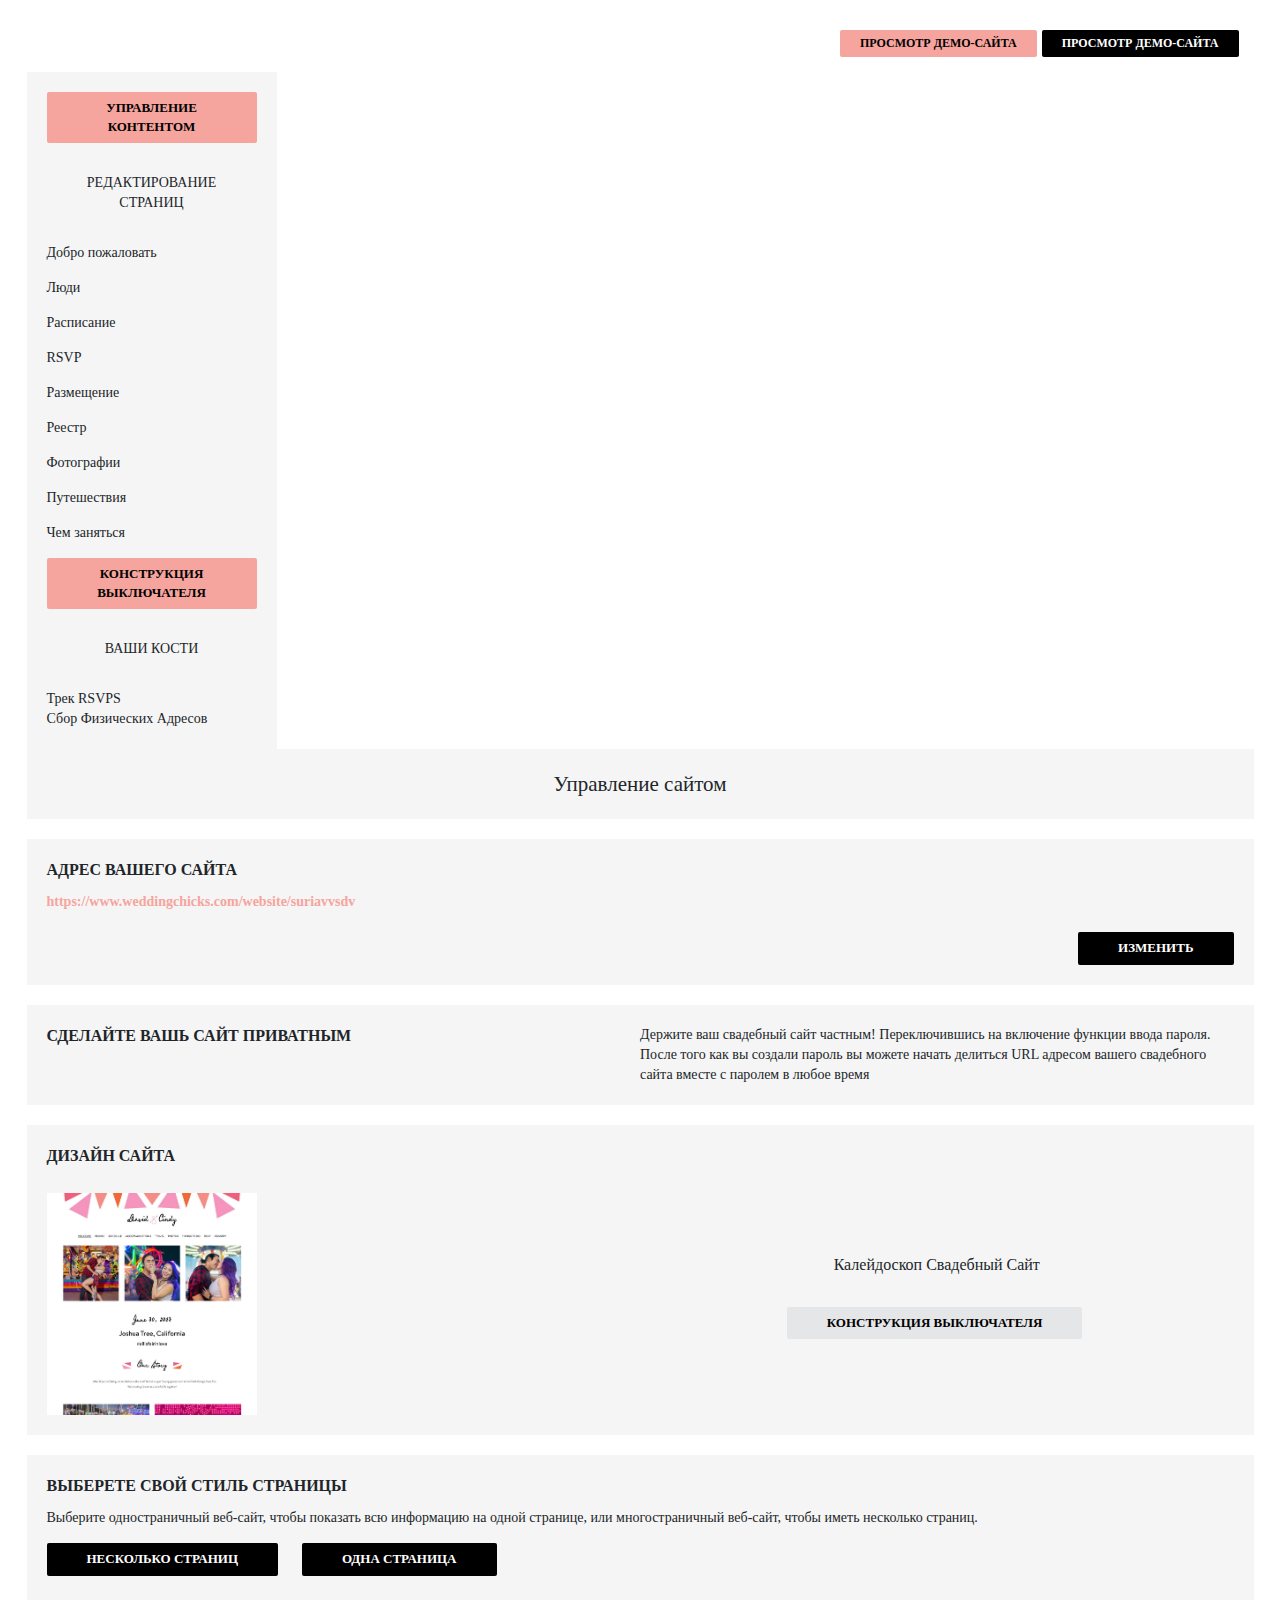
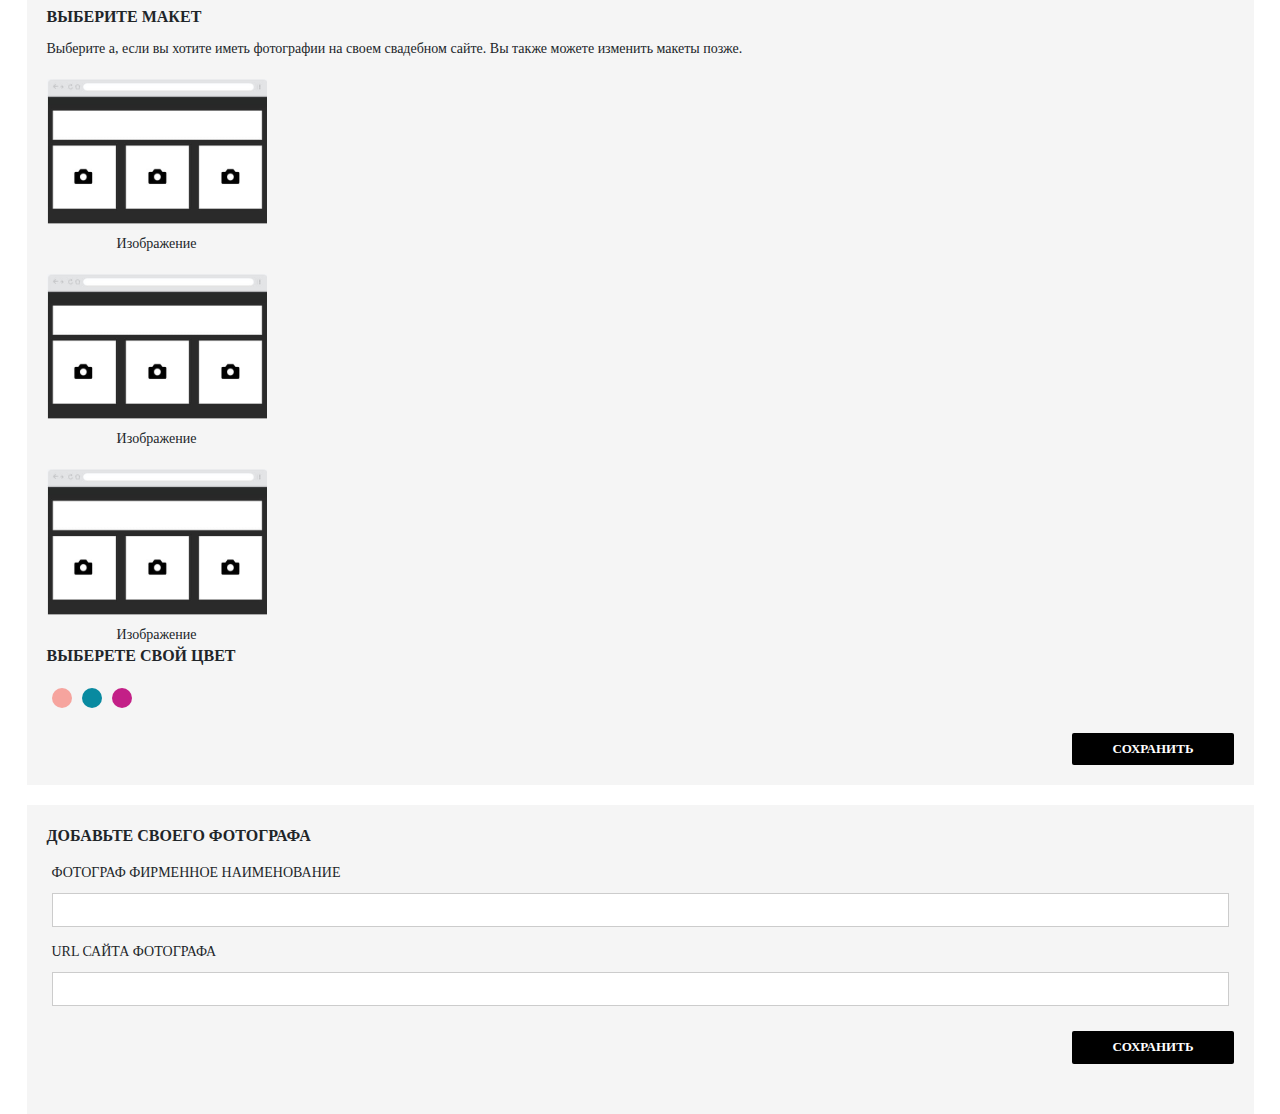
<file: index.html>
<!DOCTYPE html>
<html lang="en">

<head>
  <meta charset="UTF-8">
  <meta name="viewport" content="width=device-width, initial-scale=1.0">
  <title>Document</title>
  <link rel="stylesheet" href="css/style.min.css">
</head>

<body>
  <div class="container">
    <div class="header__button">
      <div class="container">
        <div class="top__btn">
          <button class="top__btn-demo btn btn-sm" href="#" type="button">просмотр демо-сайта</button>
          <button class="top__btn-site btn btn-sm" href="#" type="button">просмотр демо-сайта</button>
        </div>
      </div>
    </div>
    <div class="content">
      <aside class="aside">
        <button class="btn btn-pink">управление контентом</button>
        <h4 class="aside__title">редактирование страниц</h4>
        <ul class="aside__list">
          <li class="aside__list-item">Добро пожаловать</li>
          <li class="aside__list-item">Люди</li>
          <li class="aside__list-item">Расписание</li>
          <li class="aside__list-item">RSVP</li>
          <li class="aside__list-item">Размещение</li>
          <li class="aside__list-item">Реестр</li>
          <li class="aside__list-item">Фотографии</li>
          <li class="aside__list-item">Путешествия</li>
          <li class="aside__list-item">Чем заняться</li>
        </ul>
        <button class="btn btn-pink">конструкция выключателя</button>
        <p class="aside__title">Ваши кости</p>
        <div class="aside__info">
          <p class="aside__info-first">Трек RSVPS</p>
          <p class="aside__info-second">Сбор Физических Адресов</p>
        </div>
      </aside>
      <main class="main">
        <h1 class="driver__title">Управление сайтом</h1>
        <section class="webadress">
          <h2 class="title webadress__title">Адрес вашего сайта</h2>
          <a href="https://www.weddingchicks.com/website/suriavvsdv"
            class="webadress__link">https://www.weddingchicks.com/website/suriavvsdv</a>
          <div class="webadress__btn">
            <button class="btn btn-dark">Изменить</button>
          </div>
        </section>
        <section class="privacy">
          <div class="privacy__inner">
            <div class="privacy__item">
              <h2 class="title privacy__title">Сделайте вашь сайт приватным</h2>
            </div>
            <div class="privacy__item">
              <p>Держите ваш свадебный сайт частным! Переключившись на
                включение функции ввода пароля. После того как вы создали пароль
                вы можете начать делиться URL адресом вашего свадебного
                сайта вместе с паролем в любое время</p>
            </div>
          </div>
          <form class="privacy__form" action="/">
            <div class="privacy__form-pass">
              <div class="form__group">
                <label class="form__label">Пароль</label>
                <input class="form__input" name="input-pass" type="password">
              </div>
              <div class="form__group">
                <label class="form__label">Подтвердите пароль</label>
                <input class="form__input" name="input-pass" type="password">
              </div>
            </div>
            <div class="privacy__btn">
              <button class="btn btn-dark">Сохранить</button>
            </div>
          </form>
        </section>
        <section class="desing">
          <h2 class="title">Дизайн сайта</h2>
          <div class="desing__inner">
            <div class="desing__item">
              <img class="desing__img" src="images/desing.jpg" alt="image">
            </div>
            <div class="desing__item">
              <div class="desing__content">
                <p class="desing__text">Калейдоскоп Свадебный Сайт</p>
                <button class="btn btn-gray">Конструкция выключателя</button>
              </div>
            </div>
          </div>
        </section>
        <section class="stylePage">
          <h2 class="title">Выберете свой стиль страницы</h2>
          <p class="stylePage__text">Выберите одностраничный веб-сайт,
            чтобы показать всю информацию на одной странице,
            или многостраничный веб-сайт, чтобы
            иметь несколько страниц.</p>
          <div class="stylePage__button">
            <button class="btn btn-dark">Несколько страниц</button>
            <button class="btn btn-dark">Одна страница</button>
          </div>
          <h2 class="title">Выберите макет</h2>
          <p class="stylePage__text">Выберите а, если вы хотите иметь
            фотографии на своем свадебном сайте. Вы также
            можете изменить макеты позже.</p>
          <div class="stylePage__image">
            <img class="stylePage__img" src="images/tamplate.jpg" alt="image">
            <p class="stylePage__image-description">Изображение</p>
          </div>
          <div class="stylePage__image">
            <img class="stylePage__img" src="images/tamplate.jpg" alt="image">
            <p class="stylePage__image-description">Изображение</p>
          </div>
          <div class="stylePage__image">
            <img class="stylePage__img" src="images/tamplate.jpg" alt="image">
            <p class="stylePage__image-description">Изображение</p>
          </div>
          <h2 class="title">Выберете свой цвет</h2>
          <div class="stylePage__colors">
            <div class="stylePage__colors-item color1"></div>
            <div class="stylePage__colors-item color2"></div>
            <div class="stylePage__colors-item color3"></div>
          </div>
          <div class="stylePage__btn">
            <button class="btn btn-dark">Сохранить</button>
          </div>
        </section>
        <section class="photographer">
          <h2 class="title">Добавьте своего фотографа</h2>
          <form class="photographer__form" action="/">
            <div class="form__group form__group-photographer">
              <label class="form__label">ФОТОГРАФ ФИРМЕННОЕ НАИМЕНОВАНИЕ</label>
              <input class="form__input" name="input-name" type="text">
            </div>
            <div class="form__group form__group-photographer">
              <label class="form__label">URL САЙТА ФОТОГРАФА</label>
              <input class="form__input" name="input-url" type="url">
            </div>
            <div class="photographer__btn">
              <button class="btn btn-dark">Сохранить</button>
            </div>
          </form>
        </section>












      </main>
    </div>

    <script src="js/main.min.js"></script>
</body>

</html>
</file>
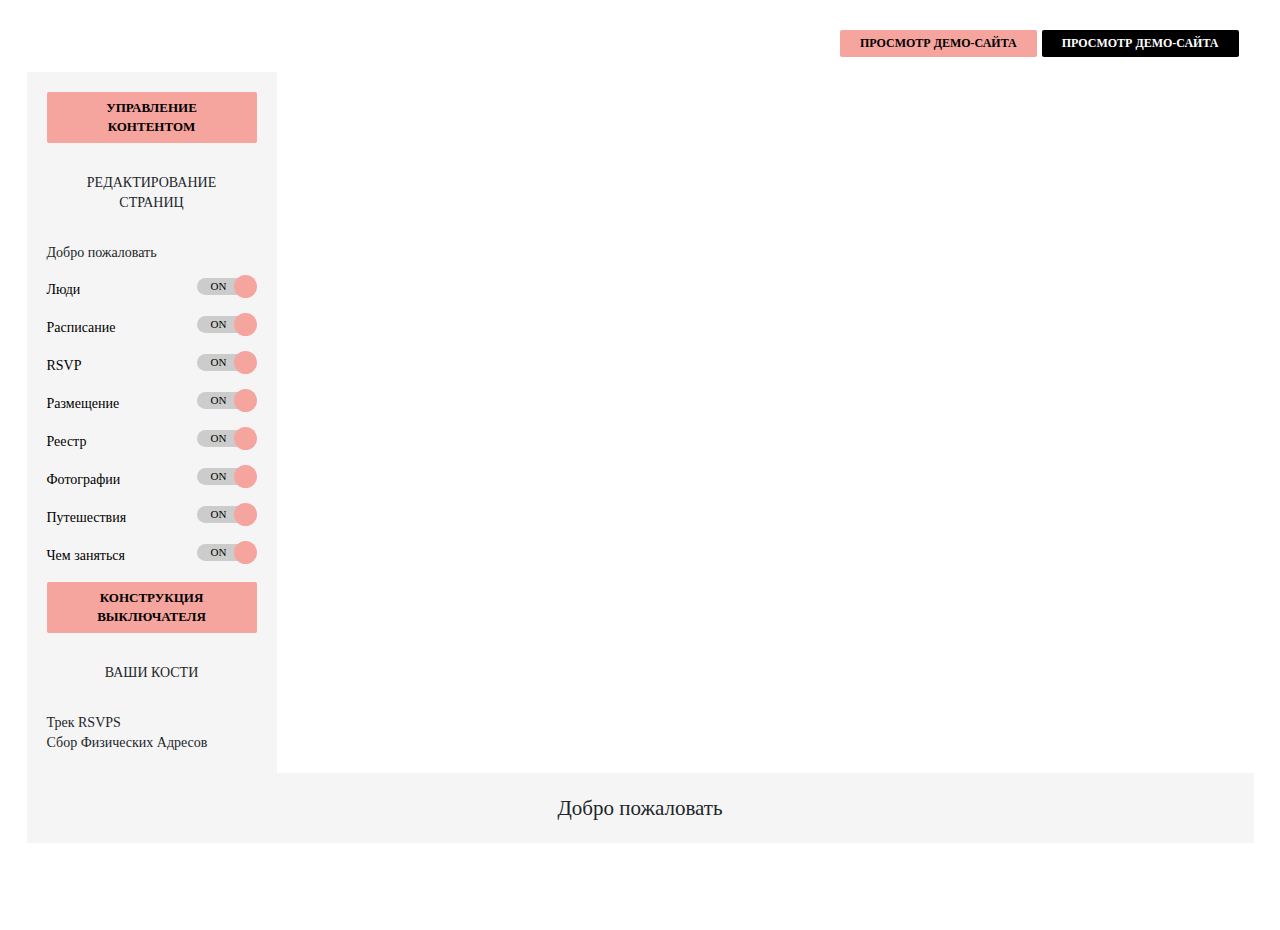
<file: page.html>
<!DOCTYPE html>
<html lang="ru">

<head>
    <meta charset="UTF-8">
    <meta name="viewport" content="width=device-width, initial-scale=1.0">
    <title>Document</title>
    <link rel="stylesheet" href="css/style.min.css">
</head>

<body>
    <div class="container">
        <div class="header__button">
            <div class="container">
                <div class="top__btn">
                    <button class="top__btn-demo btn btn-sm" href="#" type="button">просмотр демо-сайта</button>
                    <button class="top__btn-site btn btn-sm" href="#" type="button">просмотр демо-сайта</button>
                </div>
            </div>
        </div>
        <div class="content">
            <div class="modal"></div>
            <aside class="aside">
                <button class="btn btn-pink">управление контентом</button>
                <h4 class="aside__title">редактирование страниц</h4>
                <div class="aside__list">
                    <div class="aside__list-item">Добро пожаловать</div>
                    <div class="aside__list-item">
                        <a class="aside__list-text" href="#">Люди</a>
                        <div class="aside__list-switch">
                            <input class="toggle" type="checkbox" id="switch-1" checked>
                            <label class="switch-1" for="switch-1" data-checked="ON" data-unchecked="OFF"></label>
                        </div>
                    </div>
                    <div class="aside__list-item">
                        <a class="aside__list-text" href="#">Расписание</a>
                        <div class="aside__list-switch">
                            <input class="toggle" type="checkbox" id="switch-2" checked>
                            <label class="switch-2" for="switch-2" data-checked="ON" data-unchecked="OFF"></label>
                        </div>
                    </div>
                    <div class="aside__list-item">
                        <a class="aside__list-text" href="#">RSVP</a>
                        <div class="aside__list-switch">
                            <input class="toggle" type="checkbox" id="switch-3" checked>
                            <label class="switch-3" for="switch-3" data-checked="ON" data-unchecked="OFF"></label>
                        </div>
                    </div>
                    <div class="aside__list-item">
                        <a class="aside__list-text" href="#">Размещение</a>
                        <div class="aside__list-switch">
                            <input class="toggle" type="checkbox" id="switch-4" checked>
                            <label class="switch-4" for="switch-4" data-checked="ON" data-unchecked="OFF"></label>
                        </div>
                    </div>
                    <div class="aside__list-item">
                        <a class="aside__list-text" href="#">Реестр</a>
                        <div class="aside__list-switch">
                            <input class="toggle" type="checkbox" id="switch-5" checked>
                            <label class="switch-5" for="switch-5" data-checked="ON" data-unchecked="OFF"></label>
                        </div>
                    </div>
                    <div class="aside__list-item">
                        <a class="aside__list-text" href="#">Фотографии</a>
                        <div class="aside__list-switch">
                            <input class="toggle" type="checkbox" id="switch-6" checked>
                            <label class="switch-6" for="switch-6" data-checked="ON" data-unchecked="OFF"></label>
                        </div>
                    </div>
                    <div class="aside__list-item">
                        <a class="aside__list-text" href="#">Путешествия</a>
                        <div class="aside__list-switch">
                            <input class="toggle" type="checkbox" id="switch-7" checked>
                            <label class="switch-7" for="switch-7" data-checked="ON" data-unchecked="OFF"></label>
                        </div>
                    </div>
                    <div class="aside__list-item">
                        <a class="aside__list-text" href="#">Чем заняться</a>
                        <div class="aside__list-switch">
                            <input class="toggle" type="checkbox" id="switch-8" checked>
                            <label class="switch-8" for="switch-8" data-checked="ON" data-unchecked="OFF"></label>
                        </div>
                    </div>
                </div>
                <button class="btn btn-pink">конструкция выключателя</button>
                <p class="aside__title">Ваши кости</p>
                <div class="aside__info">
                    <p class="aside__info-first">Трек RSVPS</p>
                    <p class="aside__info-second">Сбор Физических Адресов</p>
                </div>
            </aside>
            <div class="menu">
                <button class="nav-toggle" id="nav_toggle" type="button">
                    <span class="nav-toggle__item">Menu</span>
                </button>
            </div>
            <main class="main">
                <h1 class="driver__title">Добро пожаловать</h1>



            </main>
        </div>

        <script src="js/main.min.js"></script>
</body>

</html>
</file>
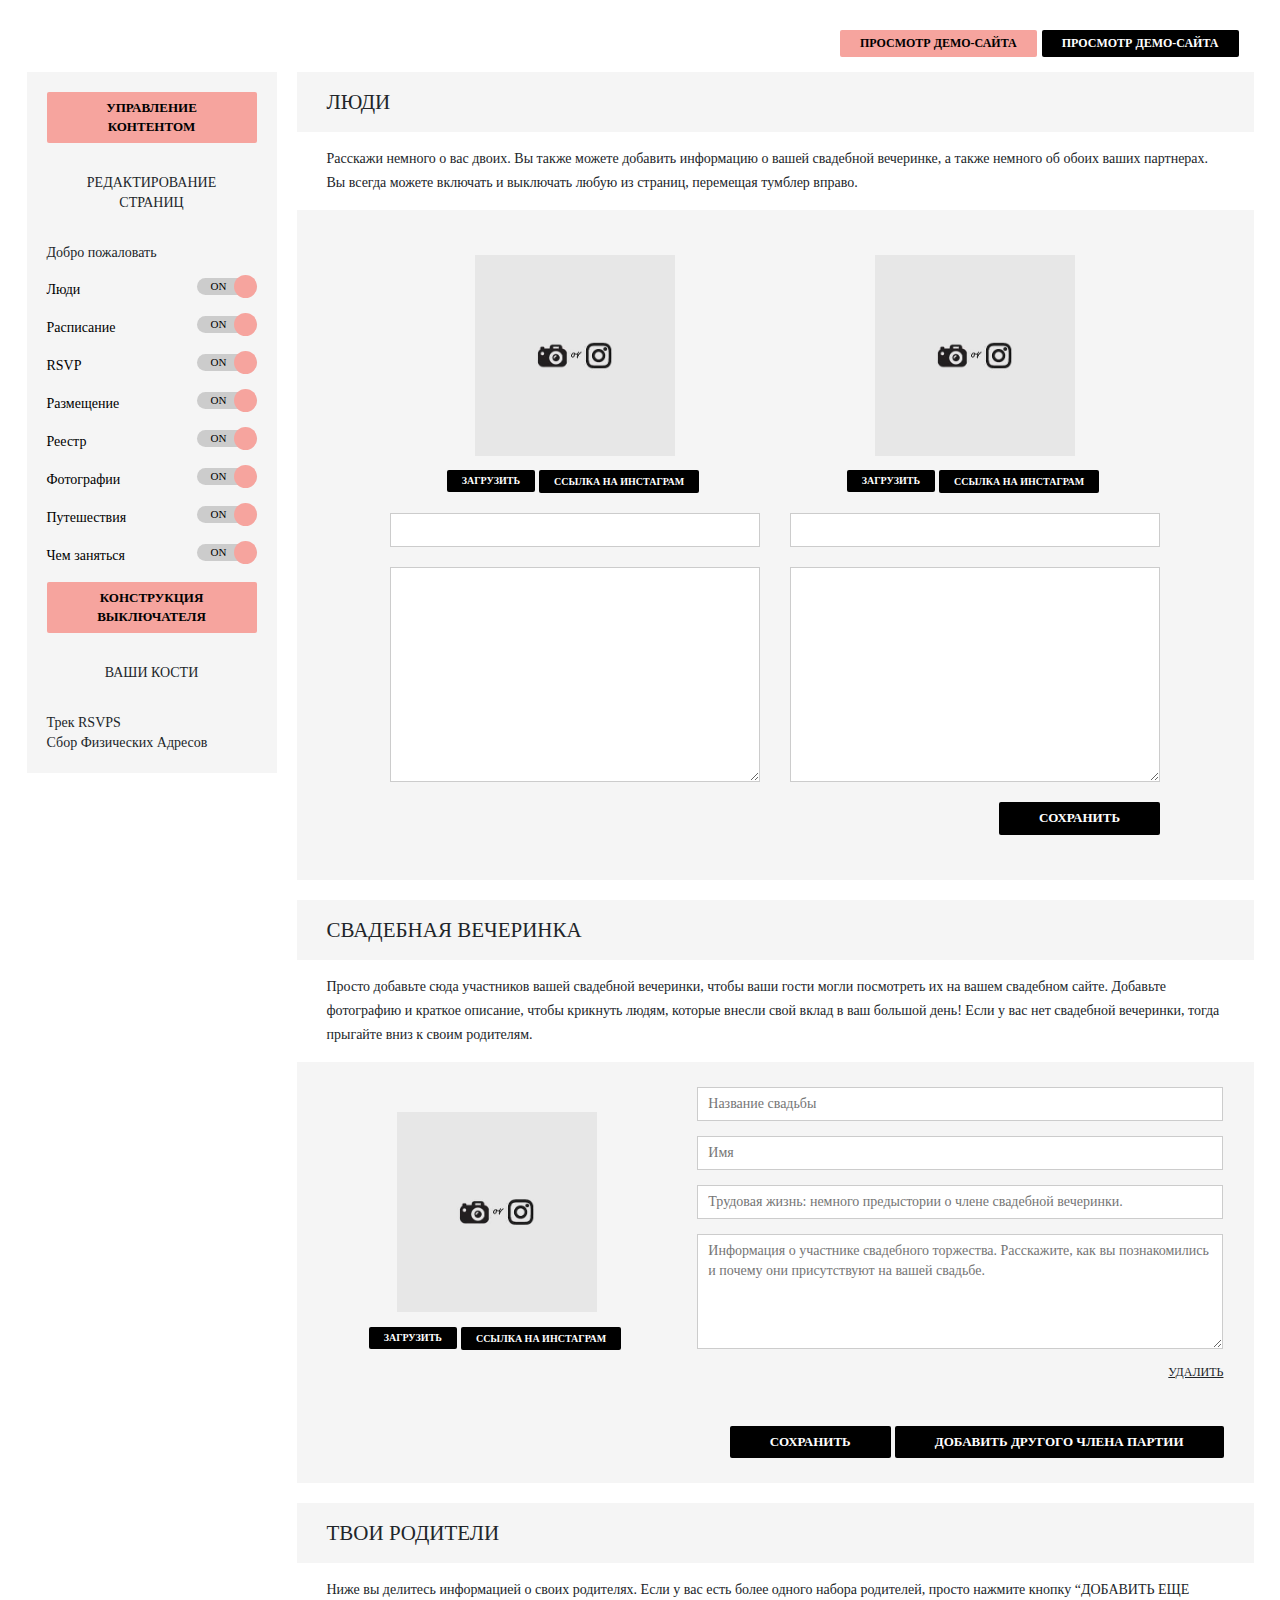
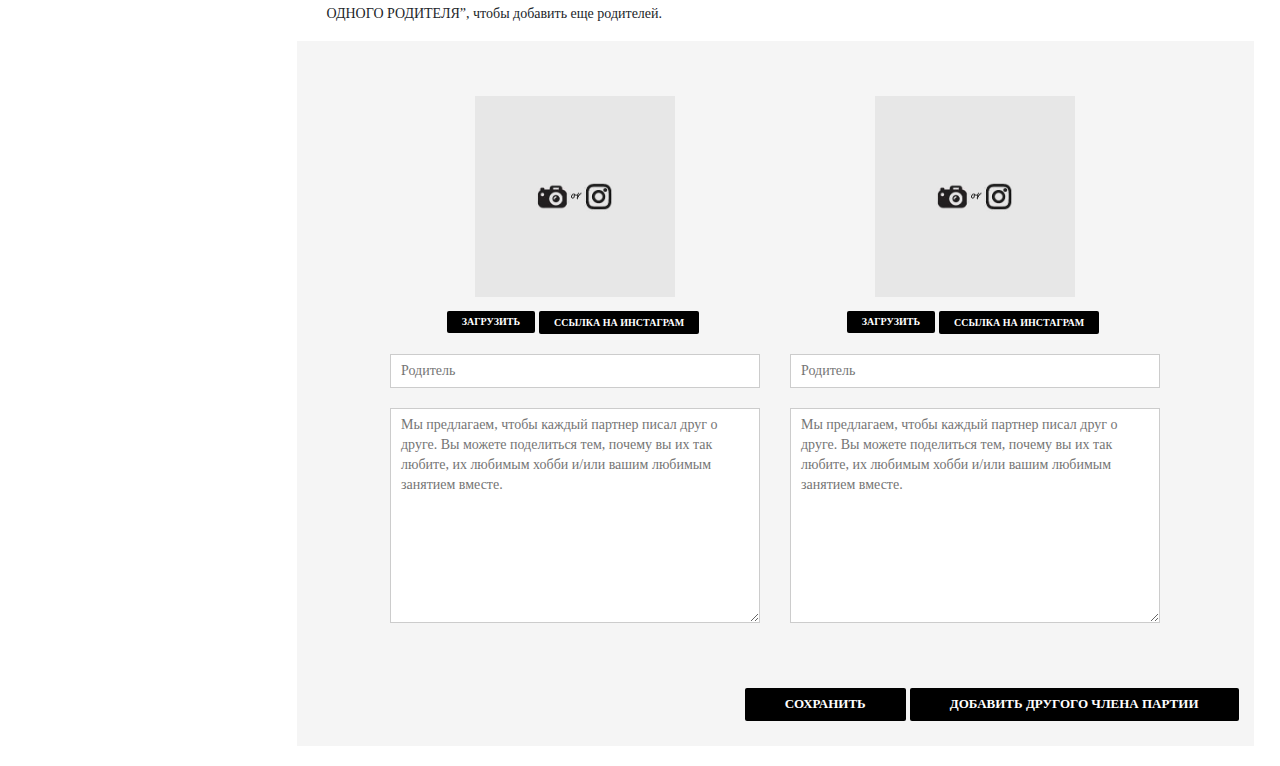
<file: people.html>
<!DOCTYPE html>
<html lang="ru">

<head>
  <meta charset="UTF-8">
  <meta name="viewport" content="width=device-width, initial-scale=1.0">
  <title>Document</title>
  <link rel="stylesheet" href="css/style.min.css">
</head>

<body>
  <div class="container">
    <div class="header__button">
      <div class="container">
        <div class="top__btn">
          <button class="top__btn-demo btn btn-sm" href="#" type="button">просмотр демо-сайта</button>
          <button class="top__btn-site btn btn-sm" href="#" type="button">просмотр демо-сайта</button>
        </div>
      </div>
    </div>
    <div class="MainContent">
      <div class="modal"></div>
      <aside class="aside">
        <button class="btn btn-pink">управление контентом</button>
        <h4 class="aside__title">редактирование страниц</h4>
        <div class="aside__list">
          <div class="aside__list-item">Добро пожаловать</div>
          <div class="aside__list-item">
            <a class="aside__list-text" href="#">Люди</a>
            <div class="aside__list-switch">
              <input class="toggle" type="checkbox" id="switch-1" checked>
              <label class="switch-1" for="switch-1" data-checked="ON" data-unchecked="OFF"></label>
            </div>
          </div>
          <div class="aside__list-item">
            <a class="aside__list-text" href="#">Расписание</a>
            <div class="aside__list-switch">
              <input class="toggle" type="checkbox" id="switch-2" checked>
              <label class="switch-2" for="switch-2" data-checked="ON" data-unchecked="OFF"></label>
            </div>
          </div>
          <div class="aside__list-item">
            <a class="aside__list-text" href="#">RSVP</a>
            <div class="aside__list-switch">
              <input class="toggle" type="checkbox" id="switch-3" checked>
              <label class="switch-3" for="switch-3" data-checked="ON" data-unchecked="OFF"></label>
            </div>
          </div>
          <div class="aside__list-item">
            <a class="aside__list-text" href="#">Размещение</a>
            <div class="aside__list-switch">
              <input class="toggle" type="checkbox" id="switch-4" checked>
              <label class="switch-4" for="switch-4" data-checked="ON" data-unchecked="OFF"></label>
            </div>
          </div>
          <div class="aside__list-item">
            <a class="aside__list-text" href="#">Реестр</a>
            <div class="aside__list-switch">
              <input class="toggle" type="checkbox" id="switch-5" checked>
              <label class="switch-5" for="switch-5" data-checked="ON" data-unchecked="OFF"></label>
            </div>
          </div>
          <div class="aside__list-item">
            <a class="aside__list-text" href="#">Фотографии</a>
            <div class="aside__list-switch">
              <input class="toggle" type="checkbox" id="switch-6" checked>
              <label class="switch-6" for="switch-6" data-checked="ON" data-unchecked="OFF"></label>
            </div>
          </div>
          <div class="aside__list-item">
            <a class="aside__list-text" href="#">Путешествия</a>
            <div class="aside__list-switch">
              <input class="toggle" type="checkbox" id="switch-7" checked>
              <label class="switch-7" for="switch-7" data-checked="ON" data-unchecked="OFF"></label>
            </div>
          </div>
          <div class="aside__list-item">
            <a class="aside__list-text" href="#">Чем заняться</a>
            <div class="aside__list-switch">
              <input class="toggle" type="checkbox" id="switch-8" checked>
              <label class="switch-8" for="switch-8" data-checked="ON" data-unchecked="OFF"></label>
            </div>
          </div>
        </div>
        <button class="btn btn-pink">конструкция выключателя</button>
        <p class="aside__title">Ваши кости</p>
        <div class="aside__info">
          <p class="aside__info-first">Трек RSVPS</p>
          <p class="aside__info-second">Сбор Физических Адресов</p>
        </div>
      </aside>
      <div class="menu">
        <button class="nav-toggle" id="nav_toggle" type="button">
          <span class="nav-toggle__item">Menu</span>
        </button>
      </div>
      <main class="main">
        <section class="section-info">
          <div class="top__info">
            <div class="container-fluid">
              <h2 class="info__title">люди</h2>
            </div>
          </div>
          <div class="container-fluid">
            <p class="info__text">
              Расскажи немного о вас двоих. Вы также можете добавить
              информацию о вашей свадебной вечеринке, а также немного об обоих
              ваших партнерах. Вы всегда можете включать и выключать
              любую из страниц, перемещая тумблер вправо.
            </p>
          </div>
        </section>

        <div class="people">
          <form class="people__form" enctype="multipart/form-data" method="post" action="/">
            <div class="people__form-inputs">
              <div class="people__form-inner">
                <div class="people__form-item">
                  <div class="people__form-image">
                    <img src="images/download-img.jpg" alt="img">
                  </div>
                  <div class="people__buttons">
                    <div class="input__images-item">
                      <input class="form__input input__images" id="file" accept="image/*" type="file">
                      <label class="label__file" for="file">Загрузить</label>
                    </div>
                    <div class="input__images-item">
                      <button class="btn-download">ссылка на инстаграм</button>
                    </div>
                  </div>
                </div>
                <div class="people__form-item">
                  <input class="form__input people__form-input" type="text">
                  <textarea class="form__input people__form-textarea"></textarea>
                </div>
              </div>
              <div class="people__form-inner">
                <div class="people__form-item">
                  <div class="people__form-image">
                    <img src="images/download-img.jpg" alt="img">
                  </div>
                  <div class="people__buttons">
                    <div class="input__images-item">
                      <input class="input__images" id="file" accept="image/*" type="file">
                      <label class="label__file" for="file">Загрузить</label>
                    </div>
                    <div class="input__images-item">
                      <button class="btn-download">ссылка на инстаграм</button>
                    </div>
                  </div>
                </div>
                <div class="people__form-item">
                  <input class="form__input people__form-input" type="text">
                  <textarea class="form__input people__form-textarea"></textarea>
                </div>
                <div class="people__btn-save">
                  <button class="btn btn-dark people__btn" type="submit">Сохранить</button>
                </div>
              </div>
            </div>
          </form>
        </div>

        <section class="section-info">
          <div class="top__info">
            <div class="container-fluid">
              <h2 class="info__title">СВАДЕБНАЯ ВЕЧЕРИНКА</h2>
            </div>
          </div>
          <div class="container-fluid">
            <p class="info__text">
              Просто добавьте сюда участников вашей свадебной вечеринки,
              чтобы ваши гости могли посмотреть их на вашем свадебном
              сайте. Добавьте фотографию и краткое описание, чтобы
              крикнуть людям, которые внесли свой вклад в ваш большой день! Если
              у вас нет свадебной вечеринки, тогда прыгайте вниз к своим родителям.
            </p>
          </div>
        </section>
        <div class="party">
          <form class="party__form" enctype="multipart/form-data" method="post" action="/">
            <div class="container-fluid">
              <div class="party__elements">
                <div class="party__form-inner" id="addParty" rebest='yes'>
                  <div class="party__images">
                    <img class="party__img" src="images/download-img.jpg" alt="images">
                    <div class="people__buttons">
                      <div class="input__images-item">
                        <input class="input__images" id="file" accept="image/*" type="file">
                        <label class="label__file" for="file">Загрузить</label>
                      </div>
                      <div class="input__images-item">
                        <button class="btn-download">ссылка на инстаграм</button>
                      </div>
                    </div>
                  </div>
                  <div class="party__forms">
                    <div class="party__form-inputs">
                      <input class="form__input party__form-input" type="text" placeholder="Название свадьбы">
                      <input class="form__input party__form-input" type="text" placeholder="Имя">
                      <input class="form__input party__form-input" type="text"
                        placeholder="Трудовая жизнь: немного предыстории о члене свадебной вечеринки.">
                      <textarea class="form__input party__form-textarea"
                        placeholder="Информация о участнике свадебного торжества. Расскажите, как вы познакомились и почему они присутствуют на вашей свадьбе."></textarea>
                      <bytton class="party__forms-delete deleteParty" href="#">Удалить</bytton>
                    </div>
                  </div>
                </div>
              </div>
              <div class="container-fluid">
                <div class="party__buttons">
                  <button class="btn btn-dark party__btn" type="submit">Сохранить</button>
                  <button class="btn btn-dark party__btn addPartyMember" type="submit">Добавить
                    другого члена
                    партии</button>
                </div>
              </div>
            </div>
          </form>
        </div>







        <section class="section-info">
          <div class="top__info">
            <div class="container-fluid">
              <h2 class="info__title">ТВОИ РОДИТЕЛИ</h2>
            </div>
          </div>
          <div class="container-fluid">
            <p class="info__text">
              Ниже вы делитесь информацией о своих родителях. Если
              у вас есть более одного набора родителей, просто нажмите кнопку
              “ДОБАВИТЬ ЕЩЕ ОДНОГО РОДИТЕЛЯ”, чтобы добавить еще родителей.
            </p>
          </div>
        </section>
        <div class="parents">
          <form class="people__form" enctype="multipart/form-data" method="post" action="/">
            <div class="people__form-inputs parents-wrap">
              <div class="people__form-inner parents__wrap-item" id="name" rebest='yes'>
                <div class="people__form-item">
                  <div class="people__form-image">
                    <img src="images/download-img.jpg" alt="img">
                  </div>
                  <div class="people__buttons">
                    <div class="input__images-item">
                      <input class="form__input input__images" id="file" accept="image/*" type="file">
                      <label class="label__file" for="file">Загрузить</label>
                    </div>
                    <div class="input__images-item">
                      <button class="btn-download">ссылка на инстаграм</button>
                    </div>
                  </div>
                </div>
                <div class="people__form-item">
                  <input class="form__input people__form-input" type="text" placeholder="Родитель">
                  <textarea class="form__input people__form-textarea"
                    placeholder="Мы предлагаем, чтобы каждый партнер писал друг о друге. Вы можете поделиться тем, почему вы их так любите, их любимым хобби и/или вашим любимым занятием вместе."></textarea>
                </div>
              </div>
              <div class="people__form-inner parents__wrap-item" id="name" rebest='yes'>
                <div class="people__form-item">
                  <div class="people__form-image">
                    <img src="images/download-img.jpg" alt="img">
                  </div>
                  <div class="people__buttons">
                    <div class="input__images-item">
                      <input class="form__input input__images" id="file" accept="image/*" type="file">
                      <label class="label__file" for="file">Загрузить</label>
                    </div>
                    <div class="input__images-item">
                      <button class="btn-download">ссылка на инстаграм</button>
                    </div>
                  </div>
                </div>
                <div class="people__form-item">
                  <input class="form__input people__form-input" type="text" placeholder="Родитель">
                  <textarea class="form__input people__form-textarea"
                    placeholder="Мы предлагаем, чтобы каждый партнер писал друг о друге. Вы можете поделиться тем, почему вы их так любите, их любимым хобби и/или вашим любимым занятием вместе."></textarea>
                </div>
              </div>
            </div>
            <div class="container-fluid">
              <div class="people__buttons-bottom">
                <button class="btn btn-dark people__btn" type="submit">Сохранить</button>
                <button class="btn btn-dark people__btn addParent" type="submit">Добавить другого члена
                  партии</button>
              </div>
            </div>
          </form>
        </div>

      </main>
    </div>

    <script src="js/main.min.js"></script>
</body>

</html>
</file>
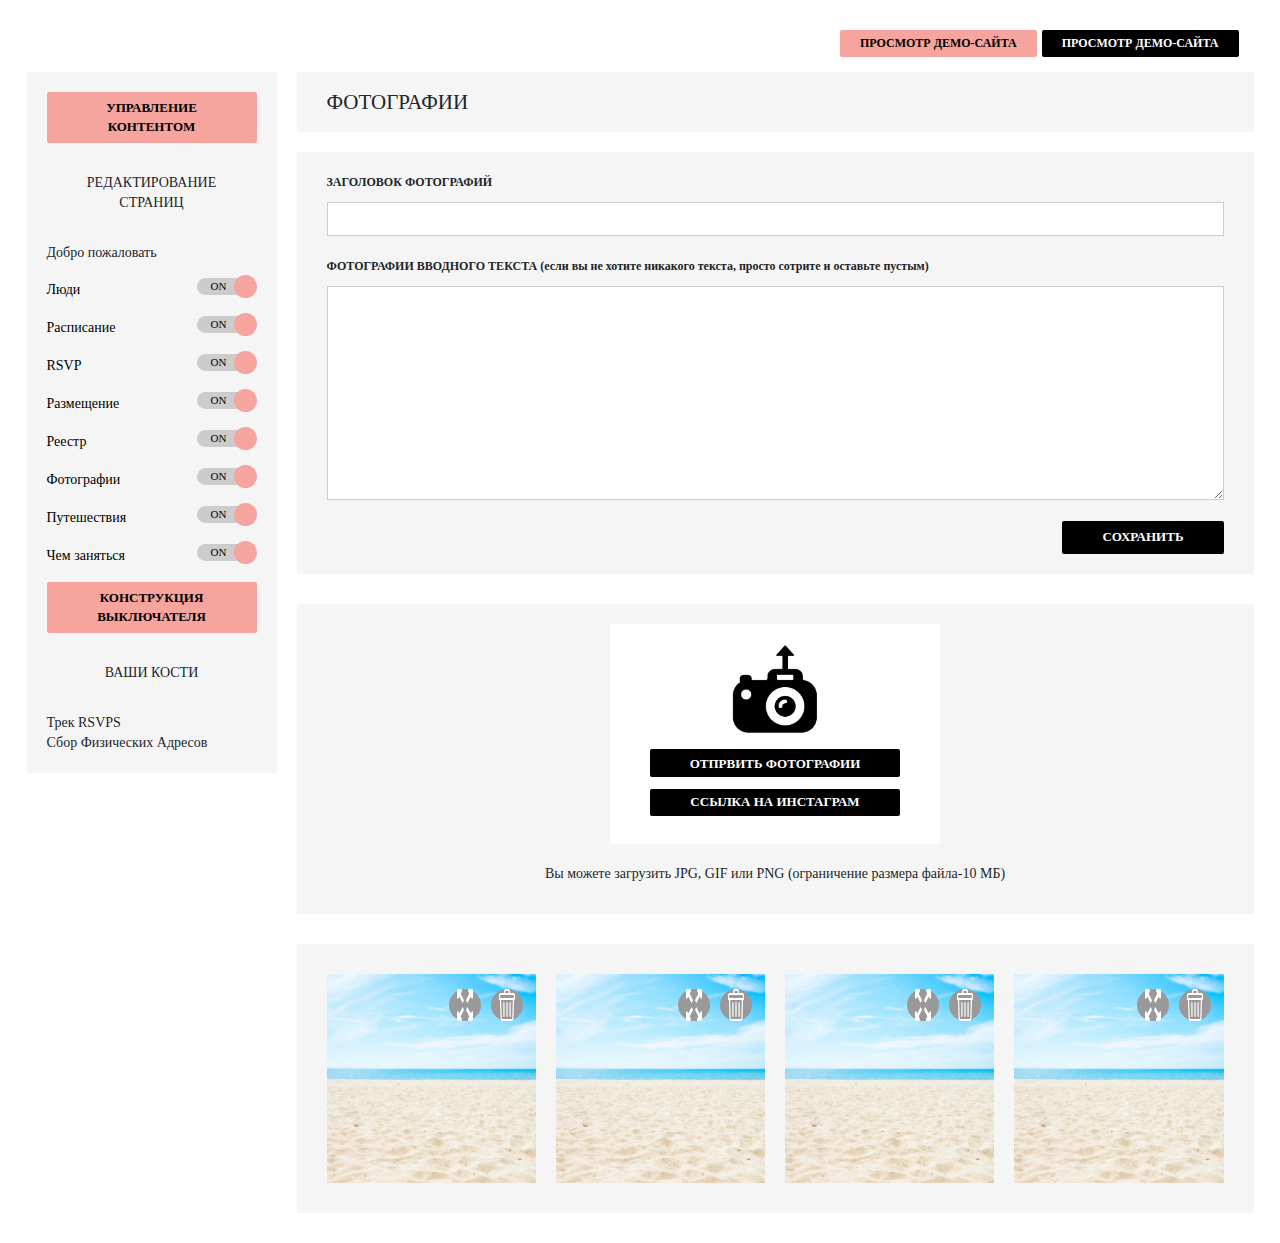
<file: photos.html>
<!DOCTYPE html>
<html lang="ru">

<head>
  <meta charset="UTF-8">
  <meta name="viewport" content="width=device-width, initial-scale=1.0">
  <title>Document</title>
  <link rel="stylesheet" href="css/style.min.css">
</head>

<body>
  <div class="container">
    <div class="header__button">
      <div class="container">
        <div class="top__btn">
          <button class="top__btn-demo btn btn-sm" href="#" type="button">просмотр демо-сайта</button>
          <button class="top__btn-site btn btn-sm" href="#" type="button">просмотр демо-сайта</button>
        </div>
      </div>
    </div>
    <div class="MainContent">
      <div class="modal"></div>
      <aside class="aside">
        <button class="btn btn-pink">управление контентом</button>
        <h4 class="aside__title">редактирование страниц</h4>
        <div class="aside__list">
          <div class="aside__list-item">Добро пожаловать</div>
          <div class="aside__list-item">
            <a class="aside__list-text" href="#">Люди</a>
            <div class="aside__list-switch">
              <input class="toggle" type="checkbox" id="switch-1" checked>
              <label class="switch-1" for="switch-1" data-checked="ON" data-unchecked="OFF"></label>
            </div>
          </div>
          <div class="aside__list-item">
            <a class="aside__list-text" href="#">Расписание</a>
            <div class="aside__list-switch">
              <input class="toggle" type="checkbox" id="switch-2" checked>
              <label class="switch-2" for="switch-2" data-checked="ON" data-unchecked="OFF"></label>
            </div>
          </div>
          <div class="aside__list-item">
            <a class="aside__list-text" href="#">RSVP</a>
            <div class="aside__list-switch">
              <input class="toggle" type="checkbox" id="switch-3" checked>
              <label class="switch-3" for="switch-3" data-checked="ON" data-unchecked="OFF"></label>
            </div>
          </div>
          <div class="aside__list-item">
            <a class="aside__list-text" href="#">Размещение</a>
            <div class="aside__list-switch">
              <input class="toggle" type="checkbox" id="switch-4" checked>
              <label class="switch-4" for="switch-4" data-checked="ON" data-unchecked="OFF"></label>
            </div>
          </div>
          <div class="aside__list-item">
            <a class="aside__list-text" href="#">Реестр</a>
            <div class="aside__list-switch">
              <input class="toggle" type="checkbox" id="switch-5" checked>
              <label class="switch-5" for="switch-5" data-checked="ON" data-unchecked="OFF"></label>
            </div>
          </div>
          <div class="aside__list-item">
            <a class="aside__list-text" href="#">Фотографии</a>
            <div class="aside__list-switch">
              <input class="toggle" type="checkbox" id="switch-6" checked>
              <label class="switch-6" for="switch-6" data-checked="ON" data-unchecked="OFF"></label>
            </div>
          </div>
          <div class="aside__list-item">
            <a class="aside__list-text" href="#">Путешествия</a>
            <div class="aside__list-switch">
              <input class="toggle" type="checkbox" id="switch-7" checked>
              <label class="switch-7" for="switch-7" data-checked="ON" data-unchecked="OFF"></label>
            </div>
          </div>
          <div class="aside__list-item">
            <a class="aside__list-text" href="#">Чем заняться</a>
            <div class="aside__list-switch">
              <input class="toggle" type="checkbox" id="switch-8" checked>
              <label class="switch-8" for="switch-8" data-checked="ON" data-unchecked="OFF"></label>
            </div>
          </div>
        </div>
        <button class="btn btn-pink">конструкция выключателя</button>
        <p class="aside__title">Ваши кости</p>
        <div class="aside__info">
          <p class="aside__info-first">Трек RSVPS</p>
          <p class="aside__info-second">Сбор Физических Адресов</p>
        </div>
      </aside>
      <div class="menu">
        <button class="nav-toggle" id="nav_toggle" type="button">
          <span class="nav-toggle__item">Menu</span>
        </button>
      </div>
      <main class="main">
        <div class="photos">
          <form class="photos__form" action="/">
            <div class="section-info photos-info">
              <div class="top__info">
                <div class="container-fluid">
                  <h2 class="info__title">ФОТОГРАФИИ</h2>
                </div>
              </div>
            </div>
            <div class="form__welcome-group">
              <div class="container-fluid">
                <div class="registry__form">
                  <label class="form__label form__label-welcome">ЗАГОЛОВОК ФОТОГРАФИЙ</label>
                  <input class="form__input form__input-welcom" type="text">
                </div>
                <div class="form__item form__item-question">
                  <label class="form__label form__label-placing">ФОТОГРАФИИ ВВОДНОГО ТЕКСТА <span
                      class="placing-span">(если вы не хотите никакого текста, просто сотрите и оставьте
                      пустым)</span></label>
                  <textarea class="form__textarea form__textarea-placing" name="input-text"></textarea>
                </div>
                <div class="placing__form-btn">
                  <button class="btn btn-dark" type="submit">Сохранить</button>
                </div>
              </div>
            </div>
            <div class="form__welcome-group">
              <div class="container-fluid">
                <div class="photo">
                  <div class="photo__container">
                    <div class="photo__download">
                      <img class="photo__img" src="images/photo.png" alt="photo">
                      <div class="photo__buttons">
                        <div class="input__photo-item">
                          <input class="form__input input__images" id="file" accept="image/*" type="file">
                          <label class="label__file-photo" for="file">ОТПРВИТЬ ФОТОГРАФИИ</label>
                        </div>
                        <div class="input__photo-item">
                          <button class="btn__download-photo">ссылка на инстаграм</button>
                        </div>
                      </div>
                    </div>
                    <div class="photo__info">
                      <div class="photo__text">Вы можете загрузить JPG, GIF или PNG (ограничение размера файла-10 МБ)
                      </div>
                    </div>
                  </div>
                </div>
              </div>
            </div>
            <div class="form__welcome-group">
              <div class="photo__preview-inner">
                <div class="photo__preview-item">
                  <div class="photo__preview-image">
                    <img class="photo__preview-img" src="images/preview.png" alt="image">
                  </div>
                  <div class="photo__preview-icons">
                    <div class="preview-icon">
                      <img class="preview__img-icon" src="images/scale.svg" alt="">
                    </div>
                    <div class="preview-icon popup-open">
                      <img class="preview__img-icon" src="images/delete-white.svg" alt="">
                    </div>
                  </div>
                </div>
                <div class="photo__preview-item">
                  <div class="photo__preview-image">
                    <img class="photo__preview-img" src="images/preview.png" alt="image">
                  </div>
                  <div class="photo__preview-icons">
                    <div class="preview-icon">
                      <img class="preview__img-icon" src="images/scale.svg" alt="">
                    </div>
                    <div class="preview-icon popup-open">
                      <img class="preview__img-icon" src="images/delete-white.svg" alt="">
                    </div>
                  </div>
                </div>
                <div class="photo__preview-item">
                  <div class="photo__preview-image">
                    <img class="photo__preview-img" src="images/preview.png" alt="image">
                  </div>
                  <div class="photo__preview-icons">
                    <div class="preview-icon">
                      <img class="preview__img-icon" src="images/scale.svg" alt="">
                    </div>
                    <div class="preview-icon popup-open">
                      <img class="preview__img-icon" src="images/delete-white.svg" alt="">
                    </div>
                  </div>
                </div>
                <div class="photo__preview-item">
                  <div class="photo__preview-image">
                    <img class="photo__preview-img" src="images/preview.png" alt="image">
                  </div>
                  <div class="photo__preview-icons">
                    <div class="preview-icon">
                      <img class="preview__img-icon" src="images/scale.svg" alt="">
                    </div>
                    <div class="preview-icon popup-open">
                      <img class="preview__img-icon" src="images/delete-white.svg" alt="">
                    </div>
                  </div>
                </div>
              </div>
            </div>


            <!-- =================================================================== -->
            <div class="popup-fade">
              <div class="popup">
                <!-- Закрыть -->
                <a class="popup-close" href="#">
                  <img src="images/close.svg" alt="">
                </a>
                <!-- Контент -->
                <h2 class="popup__title">Вы уверены, что хотите удалить эту фотографию?</h2>
                <p class="popup__text">Эта фотография будет удалена навсегда. Вы не можете отменить это действие.</p>
                <!-- Кнопки -->
                <div class="popup__buttons">
                  <button class="btn btn-dark popup__btn popup-close-btn">Отмена</button>
                  <button class="btn btn-pink popup__btn ml15">Удалить</button>
                </div>
              </div>
            </div>
            <!-- =================================================================== -->













          </form>
        </div>
      </main>
    </div>

    <script src="js/main.min.js"></script>
</body>

</html>
</file>
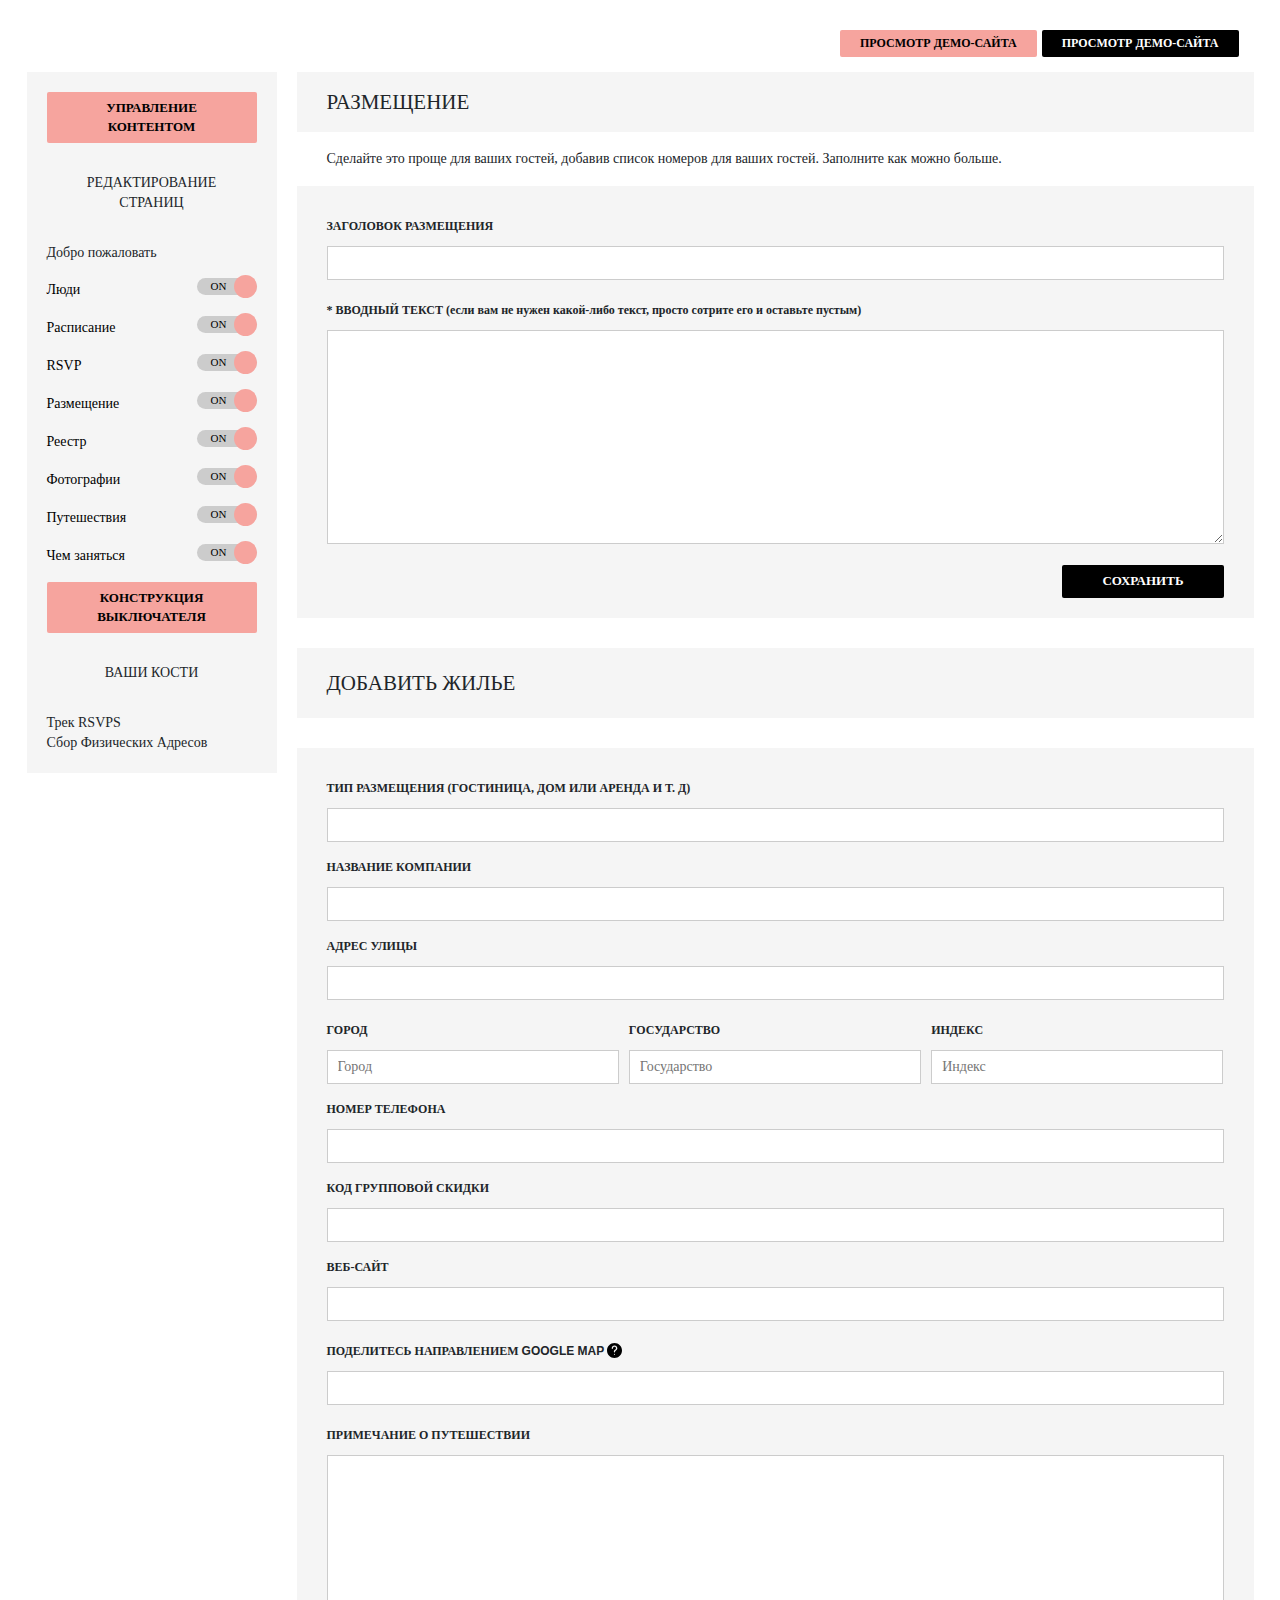
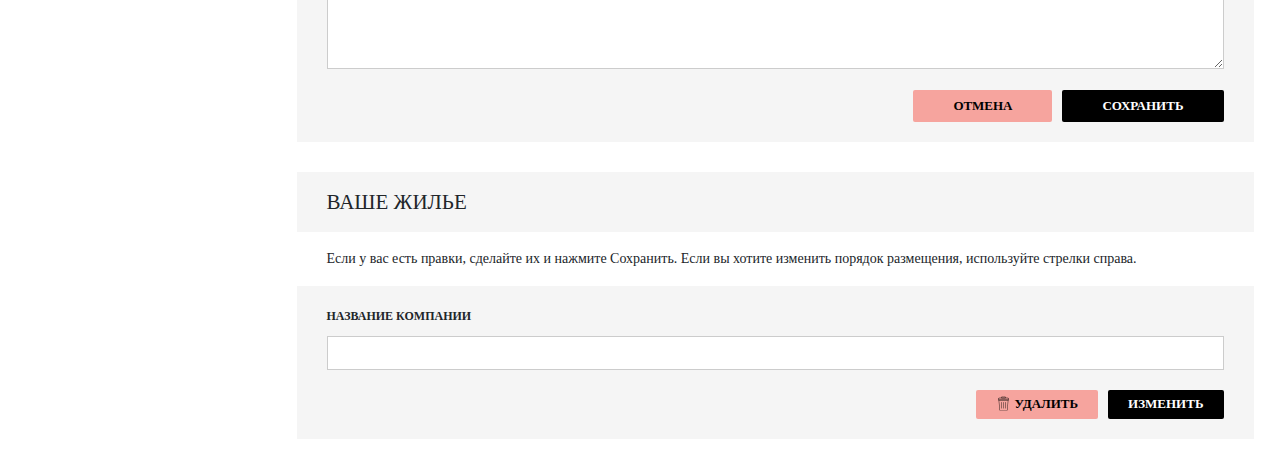
<file: placing.html>
<!DOCTYPE html>
<html lang="ru">

<head>
  <meta charset="UTF-8">
  <meta name="viewport" content="width=device-width, initial-scale=1.0">
  <title>Document</title>
  <link rel="stylesheet" href="css/style.min.css">
</head>

<body>
  <div class="container">
    <div class="header__button">
      <div class="container">
        <div class="top__btn">
          <button class="top__btn-demo btn btn-sm" href="#" type="button">просмотр демо-сайта</button>
          <button class="top__btn-site btn btn-sm" href="#" type="button">просмотр демо-сайта</button>
        </div>
      </div>
    </div>
    <div class="MainContent">
      <div class="modal"></div>
      <aside class="aside">
        <button class="btn btn-pink">управление контентом</button>
        <h4 class="aside__title">редактирование страниц</h4>
        <div class="aside__list">
          <div class="aside__list-item">Добро пожаловать</div>
          <div class="aside__list-item">
            <a class="aside__list-text" href="#">Люди</a>
            <div class="aside__list-switch">
              <input class="toggle" type="checkbox" id="switch-1" checked>
              <label class="switch-1" for="switch-1" data-checked="ON" data-unchecked="OFF"></label>
            </div>
          </div>
          <div class="aside__list-item">
            <a class="aside__list-text" href="#">Расписание</a>
            <div class="aside__list-switch">
              <input class="toggle" type="checkbox" id="switch-2" checked>
              <label class="switch-2" for="switch-2" data-checked="ON" data-unchecked="OFF"></label>
            </div>
          </div>
          <div class="aside__list-item">
            <a class="aside__list-text" href="#">RSVP</a>
            <div class="aside__list-switch">
              <input class="toggle" type="checkbox" id="switch-3" checked>
              <label class="switch-3" for="switch-3" data-checked="ON" data-unchecked="OFF"></label>
            </div>
          </div>
          <div class="aside__list-item">
            <a class="aside__list-text" href="#">Размещение</a>
            <div class="aside__list-switch">
              <input class="toggle" type="checkbox" id="switch-4" checked>
              <label class="switch-4" for="switch-4" data-checked="ON" data-unchecked="OFF"></label>
            </div>
          </div>
          <div class="aside__list-item">
            <a class="aside__list-text" href="#">Реестр</a>
            <div class="aside__list-switch">
              <input class="toggle" type="checkbox" id="switch-5" checked>
              <label class="switch-5" for="switch-5" data-checked="ON" data-unchecked="OFF"></label>
            </div>
          </div>
          <div class="aside__list-item">
            <a class="aside__list-text" href="#">Фотографии</a>
            <div class="aside__list-switch">
              <input class="toggle" type="checkbox" id="switch-6" checked>
              <label class="switch-6" for="switch-6" data-checked="ON" data-unchecked="OFF"></label>
            </div>
          </div>
          <div class="aside__list-item">
            <a class="aside__list-text" href="#">Путешествия</a>
            <div class="aside__list-switch">
              <input class="toggle" type="checkbox" id="switch-7" checked>
              <label class="switch-7" for="switch-7" data-checked="ON" data-unchecked="OFF"></label>
            </div>
          </div>
          <div class="aside__list-item">
            <a class="aside__list-text" href="#">Чем заняться</a>
            <div class="aside__list-switch">
              <input class="toggle" type="checkbox" id="switch-8" checked>
              <label class="switch-8" for="switch-8" data-checked="ON" data-unchecked="OFF"></label>
            </div>
          </div>
        </div>
        <button class="btn btn-pink">конструкция выключателя</button>
        <p class="aside__title">Ваши кости</p>
        <div class="aside__info">
          <p class="aside__info-first">Трек RSVPS</p>
          <p class="aside__info-second">Сбор Физических Адресов</p>
        </div>
      </aside>
      <div class="menu">
        <button class="nav-toggle" id="nav_toggle" type="button">
          <span class="nav-toggle__item">Menu</span>
        </button>
      </div>
      <main class="main">
        <section class="section-info">
          <div class="top__info">
            <div class="container-fluid">
              <h2 class="info__title">РАЗМЕЩЕНИЕ</h2>
            </div>
          </div>
          <div class="container-fluid">
            <p class="info__text">
              Сделайте это проще для ваших гостей, добавив
              список номеров для ваших гостей.
              Заполните как можно больше.
            </p>
          </div>
        </section>
        <form action="/">
          <div class="form__welcome-group">
            <div class="container-fluid">
              <div class="placing__form">
                <label class="form__label form__label-welcome">ЗАГОЛОВОК РАЗМЕЩЕНИЯ</label>
                <input class="form__input form__input-welcom" type="text">
              </div>
              <div class="form__item form__item-question">
                <label class="form__label form__label-placing">* ВВОДНЫЙ ТЕКСТ <span class="placing-span">(если вам не
                    нужен какой-либо текст, просто сотрите его и
                    оставьте пустым)</span></label>
                <textarea class="form__textarea form__textarea-placing" name="input-text"></textarea>
              </div>
              <div class="placing__form-btn">
                <button class="btn btn-dark" type="submit">Сохранить</button>
              </div>
            </div>
          </div>
        </form>
        <form action="/">
          <div class="form__welcome-group">
            <div class="container-fluid">
              <h1 class="placing__title">ДОБАВИТЬ ЖИЛЬЕ</h1>
            </div>
          </div>
          <div class="form__welcome-group">
            <div class="container-fluid">
              <div class="placing__form">
                <label class="form__label form__label-welcome">ТИП РАЗМЕЩЕНИЯ (гостиница, дом или аренда
                  и т. д)</label>
                <input class="form__input form__input-welcom" type="text">
              </div>
              <div class="placing__form">
                <label class="form__label form__label-welcome">НАЗВАНИЕ КОМПАНИИ</label>
                <input class="form__input form__input-welcom" type="text">
              </div>
              <div class="placing__form">
                <label class="form__label form__label-welcome">АДРЕС УЛИЦЫ</label>
                <input class="form__input form__input-welcom" type="text">
              </div>
              <div class="form__place">
                <div class="form__place-city">
                  <label class="form__label form__label-welcome">ГОРОД</label>
                  <input class="form__input form__input-welcom" type="text" placeholder="Город">
                </div>
                <div class="form__place-state">
                  <label class="form__label form__label-welcome">ГОСУДАРСТВО</label>
                  <input class="form__input form__input-welcom" type="text" placeholder="Государство">
                </div>
                <div class="form__place-index">
                  <label class="form__label form__label-welcome">Индекс</label>
                  <input class="form__input form__input-welcom" type="text" placeholder="Индекс">
                </div>
              </div>
              <div class="placing__form">
                <label class="form__label form__label-welcome">НОМЕР ТЕЛЕФОНА</label>
                <input class="form__input form__input-welcom" type="text">
              </div>
              <div class="placing__form">
                <label class="form__label form__label-welcome">КОД ГРУППОВОЙ СКИДКИ</label>
                <input class="form__input form__input-welcom" type="text">
              </div>
              <div class="placing__form">
                <label class="form__label form__label-welcome">ВЕБ-САЙТ</label>
                <input class="form__input form__input-welcom" type="text">
              </div>
              <div class="form__item form__item-question">
                <label class="form__label form__label-welcome">ПОДЕЛИТЕСЬ НАПРАВЛЕНИЕМ
                  <div class="tooltip">GOOGLE MAP
                    <img class="question-iconMap" src="images/question.svg" alt="">
                    <div class="tooltiptext">
                      <ol>
                        <li>В Google Maps нажмите значок "Поделиться".</li>
                        <li>На вкладке "Отправить ссылку" скопируйте предоставленную ссылку.</li>
                        <li>Вставьте ссылку Google Maps в поле ниже.</li>
                        <li>Когда закончите, нажмите кнопку "Сохранить".</li>
                      </ol>
                    </div>
                  </div>
                </label>
                <input class="form__input form__input-welcom" type="text">
              </div>
              <div class="form__item">
                <label class="form__label form__label-welcome">ПРИМЕЧАНИЕ О ПУТЕШЕСТВИИ</label>
                <textarea class="form__textarea form__textarea-placing" name="input-text"></textarea>
              </div>
              <div class="timing__buttons">
                <button class="btn btn-pink btn-timing">Отмена</button>
                <button class="btn btn-dark btn-timing">Сохранить</button>
              </div>
            </div>
          </div>
        </form>
        <form action="/">
          <section class="section-info">
            <div class="top__info">
              <div class="container-fluid">
                <h2 class="info__title">ВАШЕ ЖИЛЬЕ</h2>
              </div>
            </div>
            <div class="container-fluid">
              <p class="info__text">
                Если у вас есть правки, сделайте их и нажмите
                Сохранить. Если вы хотите изменить порядок
                размещения, используйте стрелки справа.
              </p>
            </div>
          </section>
          <div class="form__welcome-group">
            <div class="container-fluid">
              <div class="form__item form__item-top">
                <label class="form__label form__label-welcome">НАЗВАНИЕ КОМПАНИИ</label>
                <input class="form__input form__input-welcom" type="text">
              </div>
              <div class="form__edit">
                <div class="placing__form">
                  <label class="form__label form__label-welcome">ТИП РАЗМЕЩЕНИЯ (гостиница, дом или аренда
                    и т. д)</label>
                  <input class="form__input form__input-welcom" type="text">
                </div>
                <div class="placing__form">
                  <label class="form__label form__label-welcome">НАЗВАНИЕ КОМПАНИИ</label>
                  <input class="form__input form__input-welcom" type="text">
                </div>
                <div class="placing__form">
                  <label class="form__label form__label-welcome">АДРЕС УЛИЦЫ</label>
                  <input class="form__input form__input-welcom" type="text">
                </div>
                <div class="form__place">
                  <div class="form__place-city">
                    <label class="form__label form__label-welcome">ГОРОД</label>
                    <input class="form__input form__input-welcom" type="text" placeholder="Город">
                  </div>
                  <div class="form__place-state">
                    <label class="form__label form__label-welcome">ГОСУДАРСТВО</label>
                    <input class="form__input form__input-welcom" type="text" placeholder="Государство">
                  </div>
                  <div class="form__place-index">
                    <label class="form__label form__label-welcome">Индекс</label>
                    <input class="form__input form__input-welcom" type="text" placeholder="Индекс">
                  </div>
                </div>
                <div class="placing__form">
                  <label class="form__label form__label-welcome">НОМЕР ТЕЛЕФОНА</label>
                  <input class="form__input form__input-welcom" type="text">
                </div>
                <div class="placing__form">
                  <label class="form__label form__label-welcome">КОД ГРУППОВОЙ СКИДКИ</label>
                  <input class="form__input form__input-welcom" type="text">
                </div>
                <div class="placing__form">
                  <label class="form__label form__label-welcome">ВЕБ-САЙТ</label>
                  <input class="form__input form__input-welcom" type="text">
                </div>
                <div class="form__item form__item-question">
                  <label class="form__label form__label-welcome">ПОДЕЛИТЕСЬ НАПРАВЛЕНИЕМ
                    <div class="tooltip">GOOGLE MAP
                      <img class="question-iconMap" src="images/question.svg" alt="">
                      <div class="tooltiptext">
                        <ol>
                          <li>В Google Maps нажмите значок "Поделиться".</li>
                          <li>На вкладке "Отправить ссылку" скопируйте предоставленную ссылку.</li>
                          <li>Вставьте ссылку Google Maps в поле ниже.</li>
                          <li>Когда закончите, нажмите кнопку "Сохранить".</li>
                        </ol>
                      </div>
                    </div>
                  </label>
                  <input class="form__input form__input-welcom" type="text">
                </div>
                <div class="form__item">
                  <label class="form__label form__label-welcome">ПРИМЕЧАНИЕ О ПУТЕШЕСТВИИ</label>
                  <textarea class="form__textarea form__textarea-placing" name="input-text"></textarea>
                </div>
                <div class="timing__buttons">
                  <button class="btn btn-pink btn-edit mt0 box__delete-press"><img class="btn-delete"
                      src="images/delete.svg" alt=""> Удалить</button>
                  <button class="btn btn-dark btn-edit mt0">Сохранить</button>
                </div>
              </div>
              <div class="timing__buttons placing__buttons">
                <button class="btn btn-pink btn-edit box__delete-press"><img class="btn-delete" src="images/delete.svg"
                    alt=""> Удалить</button>
                <button class="btn btn-dark btn-edit button__delete-edit">Изменить</button>
              </div>
            </div>
          </div>
          <div class="modal">
            <div class="box__delete">
              <div class="box__delete-icon">
                <img class="box__delete-close" src="images/close.svg" alt="">
              </div>
              <h3 class="box__title">Вы уверены, что хотите удалить это событие?</h3>
              <p class="box__text">Это событие будет удалено навсегда. Вы не можете отменить это действие.
              </p>
              <div class="timing__buttons-delete">
                <button class="btn btn-dark box__delete-btn button__delete-cloce">ОТМЕНА</button>
                <button class="btn btn-pink box__delete-btn">УДАЛИТЬ</button>
              </div>
            </div>
          </div>
        </form>








      </main>
    </div>

    <script src="js/main.min.js"></script>
</body>

</html>
</file>
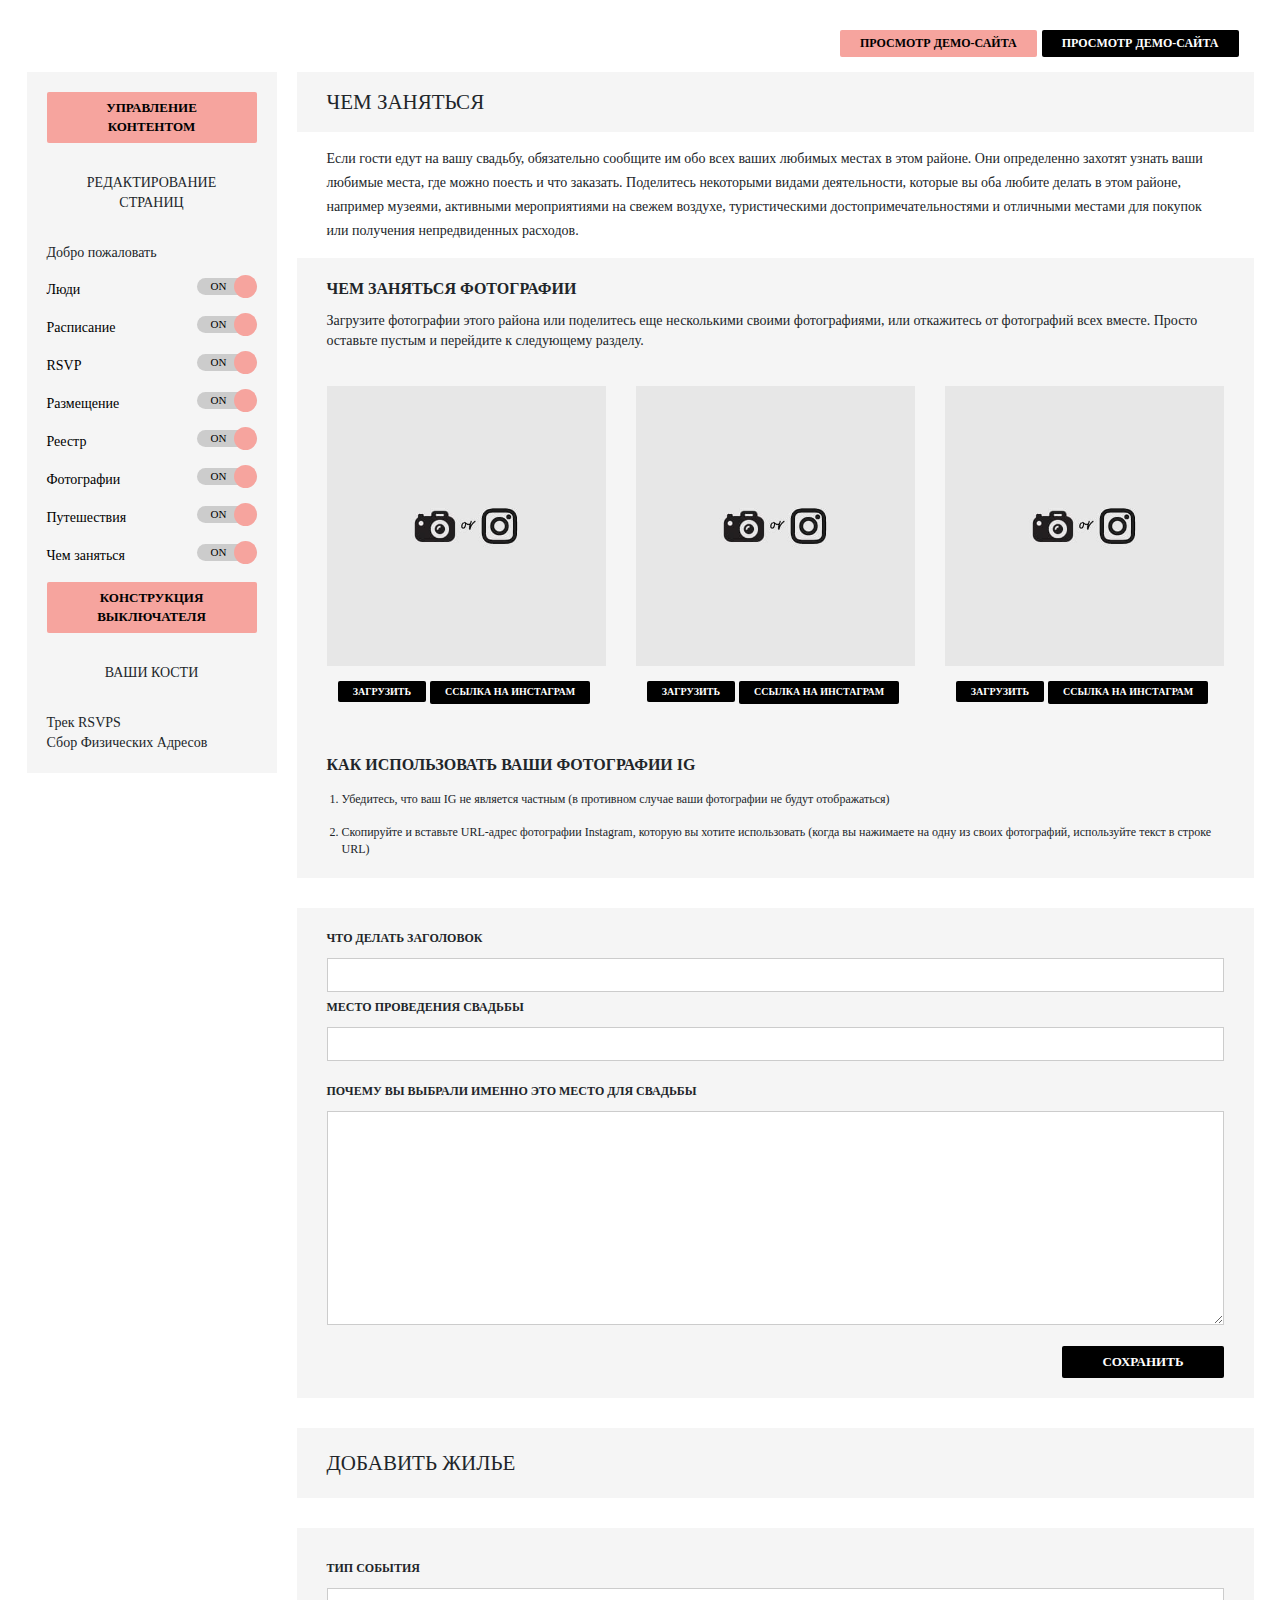
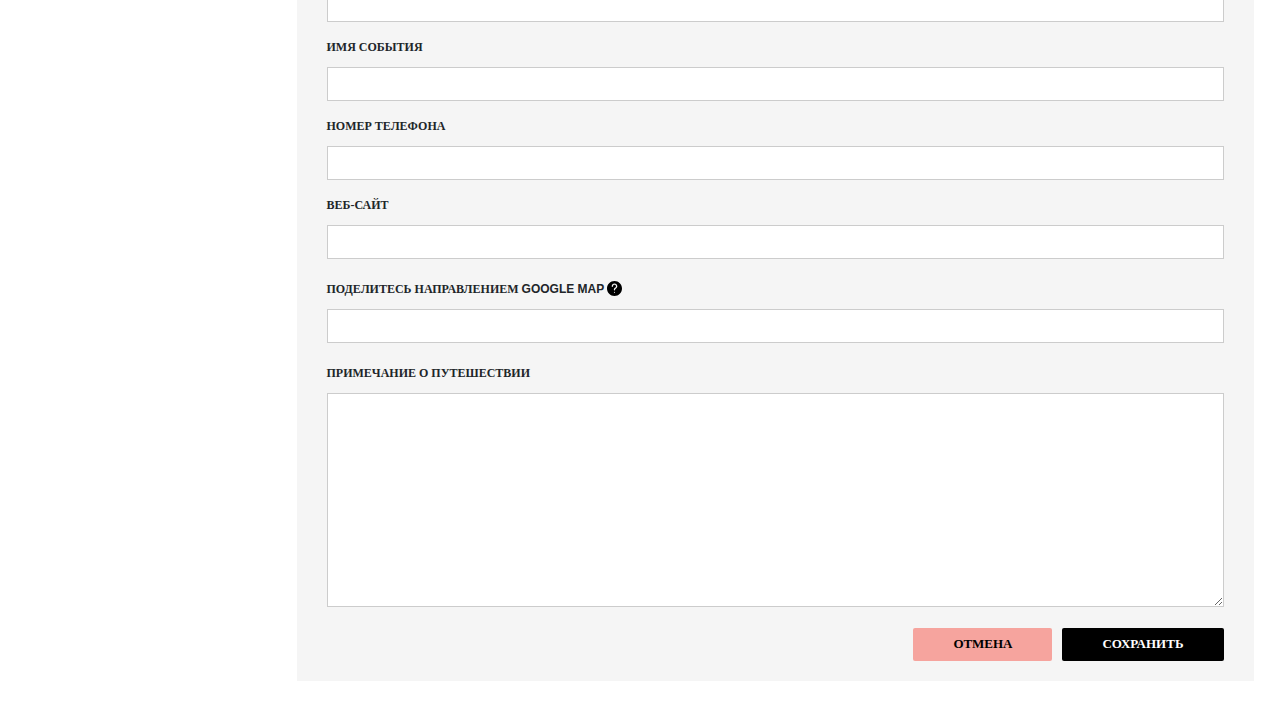
<file: recreation.html>
<!DOCTYPE html>
<html lang="ru">

<head>
  <meta charset="UTF-8">
  <meta name="viewport" content="width=device-width, initial-scale=1.0">
  <title>Document</title>
  <link rel="stylesheet" href="css/style.min.css">
</head>

<body>
  <div class="container">
    <div class="header__button">
      <div class="container">
        <div class="top__btn">
          <button class="top__btn-demo btn btn-sm" href="#" type="button">просмотр демо-сайта</button>
          <button class="top__btn-site btn btn-sm" href="#" type="button">просмотр демо-сайта</button>
        </div>
      </div>
    </div>
    <div class="MainContent">
      <div class="modal"></div>
      <aside class="aside">
        <button class="btn btn-pink">управление контентом</button>
        <h4 class="aside__title">редактирование страниц</h4>
        <div class="aside__list">
          <div class="aside__list-item">Добро пожаловать</div>
          <div class="aside__list-item">
            <a class="aside__list-text" href="#">Люди</a>
            <div class="aside__list-switch">
              <input class="toggle" type="checkbox" id="switch-1" checked>
              <label class="switch-1" for="switch-1" data-checked="ON" data-unchecked="OFF"></label>
            </div>
          </div>
          <div class="aside__list-item">
            <a class="aside__list-text" href="#">Расписание</a>
            <div class="aside__list-switch">
              <input class="toggle" type="checkbox" id="switch-2" checked>
              <label class="switch-2" for="switch-2" data-checked="ON" data-unchecked="OFF"></label>
            </div>
          </div>
          <div class="aside__list-item">
            <a class="aside__list-text" href="#">RSVP</a>
            <div class="aside__list-switch">
              <input class="toggle" type="checkbox" id="switch-3" checked>
              <label class="switch-3" for="switch-3" data-checked="ON" data-unchecked="OFF"></label>
            </div>
          </div>
          <div class="aside__list-item">
            <a class="aside__list-text" href="#">Размещение</a>
            <div class="aside__list-switch">
              <input class="toggle" type="checkbox" id="switch-4" checked>
              <label class="switch-4" for="switch-4" data-checked="ON" data-unchecked="OFF"></label>
            </div>
          </div>
          <div class="aside__list-item">
            <a class="aside__list-text" href="#">Реестр</a>
            <div class="aside__list-switch">
              <input class="toggle" type="checkbox" id="switch-5" checked>
              <label class="switch-5" for="switch-5" data-checked="ON" data-unchecked="OFF"></label>
            </div>
          </div>
          <div class="aside__list-item">
            <a class="aside__list-text" href="#">Фотографии</a>
            <div class="aside__list-switch">
              <input class="toggle" type="checkbox" id="switch-6" checked>
              <label class="switch-6" for="switch-6" data-checked="ON" data-unchecked="OFF"></label>
            </div>
          </div>
          <div class="aside__list-item">
            <a class="aside__list-text" href="#">Путешествия</a>
            <div class="aside__list-switch">
              <input class="toggle" type="checkbox" id="switch-7" checked>
              <label class="switch-7" for="switch-7" data-checked="ON" data-unchecked="OFF"></label>
            </div>
          </div>
          <div class="aside__list-item">
            <a class="aside__list-text" href="#">Чем заняться</a>
            <div class="aside__list-switch">
              <input class="toggle" type="checkbox" id="switch-8" checked>
              <label class="switch-8" for="switch-8" data-checked="ON" data-unchecked="OFF"></label>
            </div>
          </div>
        </div>
        <button class="btn btn-pink">конструкция выключателя</button>
        <p class="aside__title">Ваши кости</p>
        <div class="aside__info">
          <p class="aside__info-first">Трек RSVPS</p>
          <p class="aside__info-second">Сбор Физических Адресов</p>
        </div>
      </aside>
      <div class="menu">
        <button class="nav-toggle" id="nav_toggle" type="button">
          <span class="nav-toggle__item">Menu</span>
        </button>
      </div>
      <main class="main">
        <div class="recreation">
          <form class="form__recreation" action="/">
            <div class="section-info">
              <div class="top__info">
                <div class="container-fluid">
                  <h2 class="info__title">ЧЕМ ЗАНЯТЬСЯ</h2>
                </div>
              </div>
              <div class="container-fluid">
                <p class="info__text">
                  Если гости едут на вашу свадьбу, обязательно сообщите
                  им обо всех ваших любимых местах в этом районе. Они определенно
                  захотят узнать ваши любимые места, где можно поесть и
                  что заказать. Поделитесь некоторыми видами деятельности, которые
                  вы оба любите делать в этом районе, например музеями,
                  активными мероприятиями на свежем воздухе, туристическими
                  достопримечательностями и отличными местами для покупок
                  или получения непредвиденных расходов.
                </p>
              </div>
            </div>
            <div class="form__welcome-group">
              <div class="container-fluid">
                <div class="hello__content">
                  <h2 class="title hello__title">ЧЕМ ЗАНЯТЬСЯ ФОТОГРАФИИ</h2>
                  <div class="hello__text">
                    <p>Загрузите фотографии этого района или поделитесь еще
                      несколькими своими фотографиями, или откажитесь от фотографий всех
                      вместе. Просто оставьте пустым и перейдите к следующему разделу.</p>
                  </div>
                </div>
              </div>
              <div class="download__images-inner">
                <div class="download__images-item">
                  <img class="download__images-img" src="images/download-img.jpg" alt="download">
                  <div class="input__images-inner">
                    <div class="input__images-item">
                      <input class="input__images" id="file" accept="image/*" type="file">
                      <label class="label__file" for="file">Загрузить</label>
                    </div>
                    <div class="input__images-item">
                      <button class="btn-download">ссылка на инстаграм</button>
                    </div>
                  </div>

                </div>
                <div class="download__images-item">
                  <img class="download__images-img" src="images/download-img.jpg" alt="download">
                  <div class="input__images-inner">
                    <div class="input__images-item">
                      <input class="input__images" id="file" accept="image/*" type="file">
                      <label class="label__file" for="file">Загрузить</label>
                    </div>
                    <div class="input__images-item">
                      <button class="btn-download">ссылка на инстаграм</button>
                    </div>
                  </div>
                </div>
                <div class="download__images-item">
                  <img class="download__images-img" src="images/download-img.jpg" alt="download">
                  <div class="input__images-inner">
                    <div class="input__images-item">
                      <input class="input__images" id="file" accept="image/*" type="file">
                      <label class="label__file" for="file">Загрузить</label>
                    </div>
                    <div class="input__images-item">
                      <button class="btn-download">ссылка на инстаграм</button>
                    </div>
                  </div>
                </div>
              </div>
              <div class="hello__content">
                <div class="container-fluid">
                  <h2 class="title hello__title">КАК ИСПОЛЬЗОВАТЬ ВАШИ ФОТОГРАФИИ IG</h2>
                  <div class="hello__list-ml">
                    <ol class="hello__list">
                      <li class="hello__list-item">Убедитесь, что ваш IG не является частным (в
                        противном
                        случае ваши фотографии не будут отображаться)</li>
                      <li class="hello__list-item">Скопируйте и вставьте URL-адрес фотографии
                        Instagram,
                        которую вы хотите использовать (когда вы нажимаете на одну из
                        своих фотографий, используйте текст в строке URL)</li>
                    </ol>
                  </div>
                </div>
              </div>
            </div>
            <div class="form__welcome-group">
              <div class="container-fluid">
                <div class="registry__form">
                  <label class="form__label form__label-welcome">ЧТО ДЕЛАТЬ ЗАГОЛОВОК</label>
                  <input class="form__input form__input-welcom" type="text">
                </div>
                <div class="registry__form">
                  <label class="form__label form__label-welcome">МЕСТО ПРОВЕДЕНИЯ СВАДЬБЫ</label>
                  <input class="form__input form__input-welcom" type="text">
                </div>
                <div class="form__item form__item-question">
                  <label class="form__label form__label-placing">ПОЧЕМУ ВЫ ВЫБРАЛИ ИМЕННО ЭТО МЕСТО ДЛЯ СВАДЬБЫ</label>
                  <textarea class="form__textarea form__textarea-placing" name="input-text"></textarea>
                </div>
                <div class="placing__form-btn">
                  <button class="btn btn-dark" type="submit">Сохранить</button>
                </div>
              </div>
            </div>
          </form>
          <form class="photos__form" action="/">
            <div class="form__welcome-group">
              <div class="container-fluid">
                <h1 class="placing__title">ДОБАВИТЬ ЖИЛЬЕ</h1>
              </div>
            </div>
            <div class="form__welcome-group">
              <div class="container-fluid">
                <div class="placing__form">
                  <label class="form__label form__label-welcome">ТИП СОБЫТИЯ</label>
                  <input class="form__input form__input-welcom" type="text">
                </div>
                <div class="placing__form">
                  <label class="form__label form__label-welcome">ИМЯ СОБЫТИЯ</label>
                  <input class="form__input form__input-welcom" type="text">
                </div>
                <div class="placing__form">
                  <label class="form__label form__label-welcome">НОМЕР ТЕЛЕФОНА</label>
                  <input class="form__input form__input-welcom" type="number">
                </div>
                <div class="placing__form">
                  <label class="form__label form__label-welcome">ВЕБ-САЙТ</label>
                  <input class="form__input form__input-welcom" type="text">
                </div>
                <div class="form__item form__item-question">
                  <label class="form__label form__label-welcome">ПОДЕЛИТЕСЬ НАПРАВЛЕНИЕМ
                    <div class="tooltip">GOOGLE MAP
                      <img class="question-iconMap" src="images/question.svg" alt="">
                      <div class="tooltiptext">
                        <ol>
                          <li>В Google Maps нажмите значок "Поделиться".</li>
                          <li>На вкладке "Отправить ссылку" скопируйте предоставленную ссылку.</li>
                          <li>Вставьте ссылку Google Maps в поле ниже.</li>
                          <li>Когда закончите, нажмите кнопку "Сохранить".</li>
                        </ol>
                      </div>
                    </div>
                  </label>
                  <input class="form__input form__input-welcom" type="text">
                </div>
                <div class="form__item">
                  <label class="form__label form__label-welcome">ПРИМЕЧАНИЕ О ПУТЕШЕСТВИИ</label>
                  <textarea class="form__textarea form__textarea-placing" name="input-text"></textarea>
                </div>
                <div class="timing__buttons">
                  <button class="btn btn-pink btn-timing">Отмена</button>
                  <button class="btn btn-dark btn-timing">Сохранить</button>
                </div>
              </div>
            </div>
          </form>
        </div>
      </main>
    </div>

    <script src="js/main.min.js"></script>
</body>

</html>
</file>
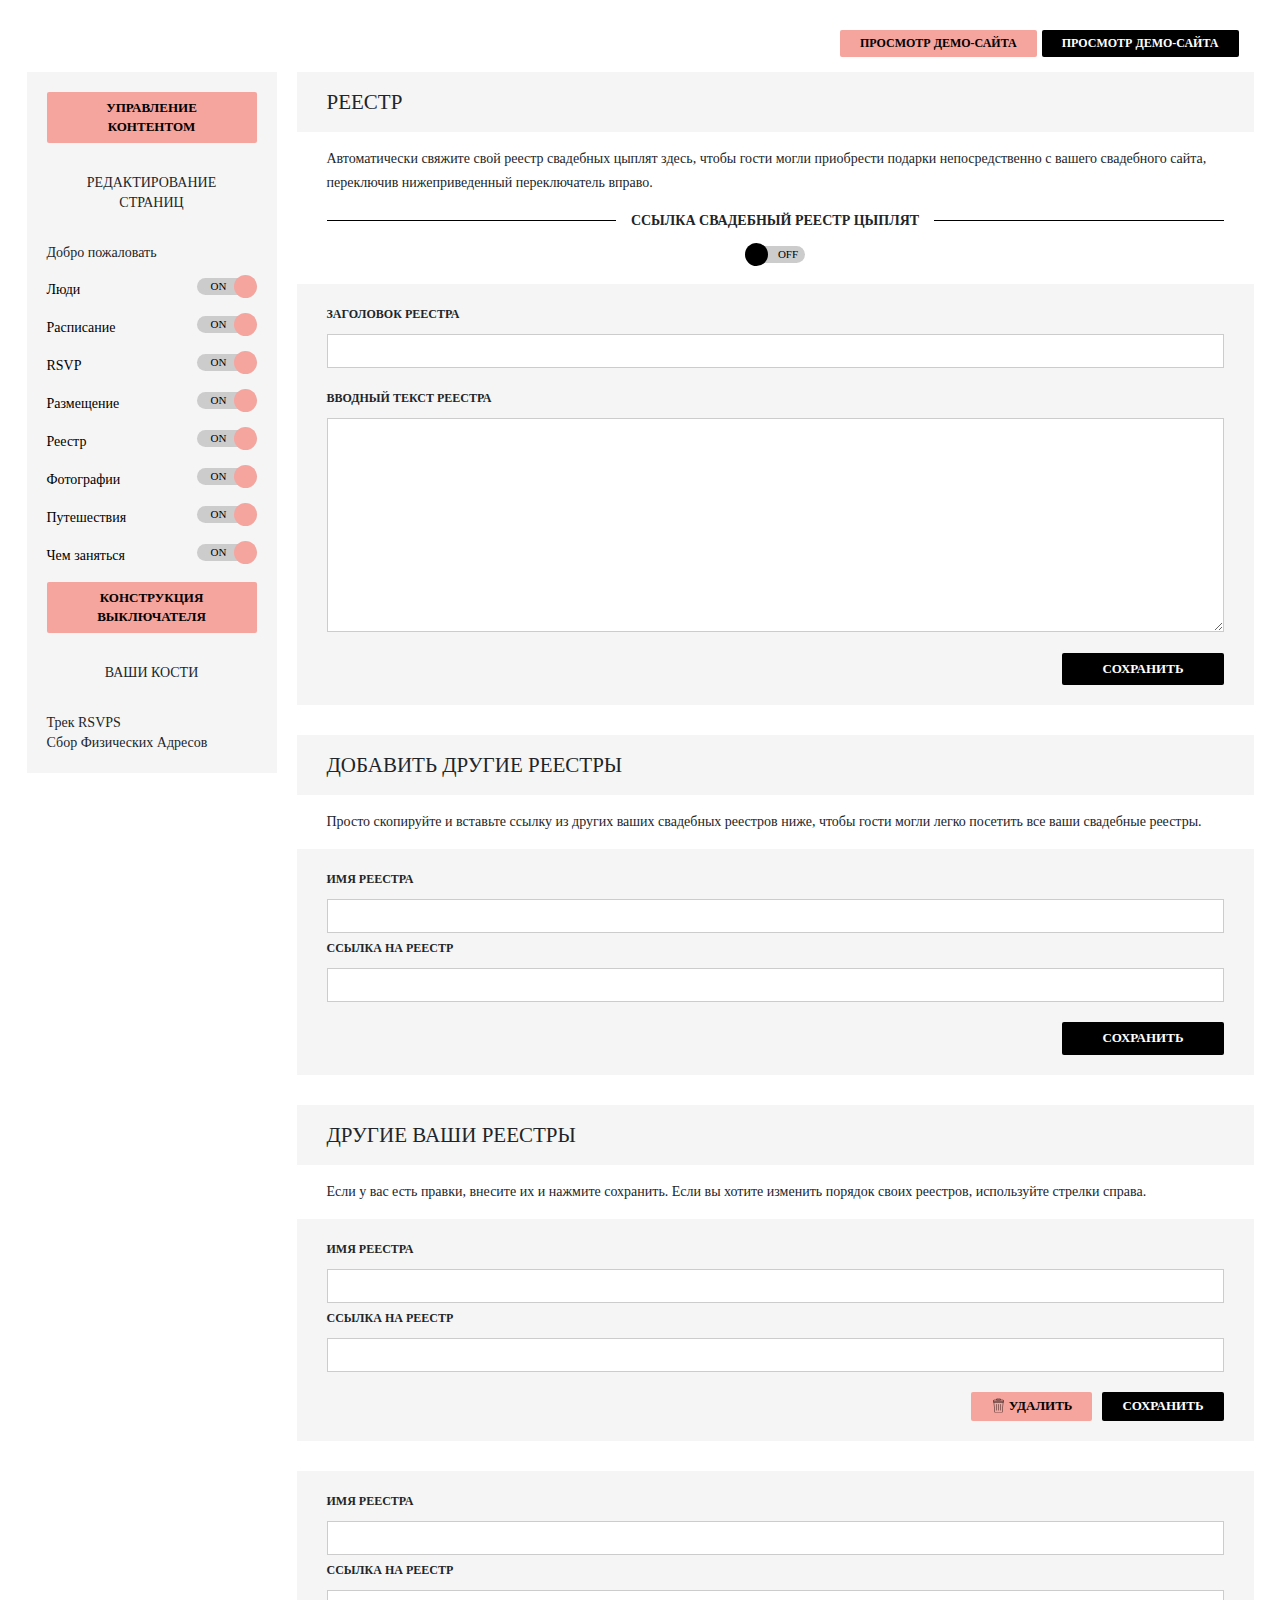
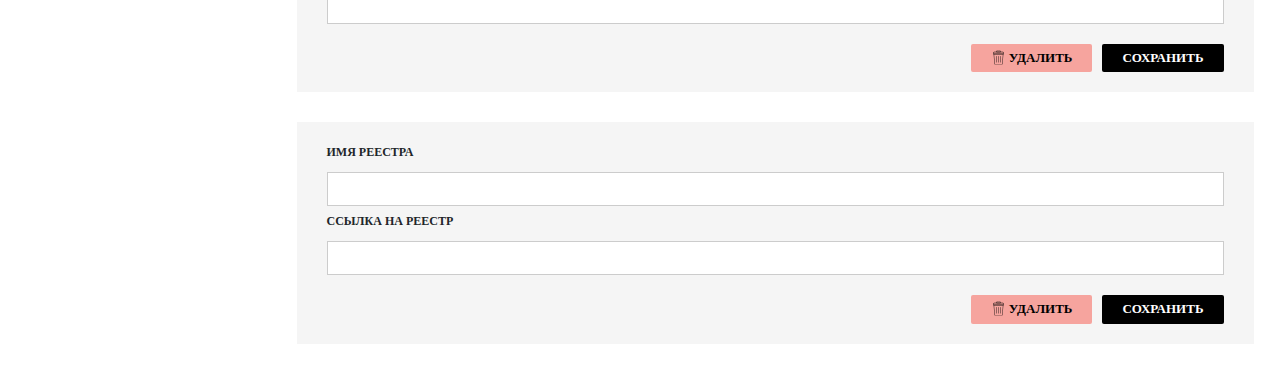
<file: registry.html>
<!DOCTYPE html>
<html lang="ru">

<head>
  <meta charset="UTF-8">
  <meta name="viewport" content="width=device-width, initial-scale=1.0">
  <title>Document</title>
  <link rel="stylesheet" href="css/style.min.css">
</head>

<body>
  <div class="container">
    <div class="header__button">
      <div class="container">
        <div class="top__btn">
          <button class="top__btn-demo btn btn-sm" href="#" type="button">просмотр демо-сайта</button>
          <button class="top__btn-site btn btn-sm" href="#" type="button">просмотр демо-сайта</button>
        </div>
      </div>
    </div>
    <div class="MainContent">
      <div class="modal"></div>
      <aside class="aside">
        <button class="btn btn-pink">управление контентом</button>
        <h4 class="aside__title">редактирование страниц</h4>
        
        <div class="aside__list">
          <div class="aside__list-item">Добро пожаловать</div>
          <div class="aside__list-item">
            <a class="aside__list-text" href="#">Люди</a>
            <div class="aside__list-switch">
              <input class="toggle" type="checkbox" id="switch-1" checked>
              <label class="switch-1" for="switch-1" data-checked="ON" data-unchecked="OFF"></label>
            </div>
          </div>
          <div class="aside__list-item">
            <a class="aside__list-text" href="#">Расписание</a>
            <div class="aside__list-switch">
              <input class="toggle" type="checkbox" id="switch-2" checked>
              <label class="switch-2" for="switch-2" data-checked="ON" data-unchecked="OFF"></label>
            </div>
          </div>
          <div class="aside__list-item">
            <a class="aside__list-text" href="#">RSVP</a>
            <div class="aside__list-switch">
              <input class="toggle" type="checkbox" id="switch-3" checked>
              <label class="switch-3" for="switch-3" data-checked="ON" data-unchecked="OFF"></label>
            </div>
          </div>
          <div class="aside__list-item">
            <a class="aside__list-text" href="#">Размещение</a>
            <div class="aside__list-switch">
              <input class="toggle" type="checkbox" id="switch-4" checked>
              <label class="switch-4" for="switch-4" data-checked="ON" data-unchecked="OFF"></label>
            </div>
          </div>
          <div class="aside__list-item">
            <a class="aside__list-text" href="#">Реестр</a>
            <div class="aside__list-switch">
              <input class="toggle" type="checkbox" id="switch-5" checked>
              <label class="switch-5" for="switch-5" data-checked="ON" data-unchecked="OFF"></label>
            </div>
          </div>
          <div class="aside__list-item">
            <a class="aside__list-text" href="#">Фотографии</a>
            <div class="aside__list-switch">
              <input class="toggle" type="checkbox" id="switch-6" checked>
              <label class="switch-6" for="switch-6" data-checked="ON" data-unchecked="OFF"></label>
            </div>
          </div>
          <div class="aside__list-item">
            <a class="aside__list-text" href="#">Путешествия</a>
            <div class="aside__list-switch">
              <input class="toggle" type="checkbox" id="switch-7" checked>
              <label class="switch-7" for="switch-7" data-checked="ON" data-unchecked="OFF"></label>
            </div>
          </div>
          <div class="aside__list-item">
            <a class="aside__list-text" href="#">Чем заняться</a>
            <div class="aside__list-switch">
              <input class="toggle" type="checkbox" id="switch-8" checked>
              <label class="switch-8" for="switch-8" data-checked="ON" data-unchecked="OFF"></label>
            </div>
          </div>
        </div>
        <button class="btn btn-pink">конструкция выключателя</button>
        <div class="aside__title">Ваши кости</div>
        <div class="aside__info">
          <p class="aside__info-first">Трек RSVPS</p>
          <p class="aside__info-second">Сбор Физических Адресов</p>
        </div>
      </aside>
      <div class="menu">
        <button class="nav-toggle" id="nav_toggle" type="button">
          <span class="nav-toggle__item">Menu</span>
        </button>
      </div>
      <main class="main">
        <div class="registry">
          <form class="form__registry" action="/">
            <div class="section-info">
              <div class="top__info">
                <div class="container-fluid">
                  <h2 class="info__title">РЕЕСТР</h2>
                </div>
              </div>
              <div class="container-fluid">
                <p class="info__text">
                  Автоматически свяжите свой реестр свадебных цыплят здесь,
                  чтобы гости могли приобрести подарки непосредственно с вашего
                  свадебного сайта, переключив нижеприведенный переключатель вправо.
                </p>
              </div>
            </div>
            <div class="registry__title">
              <span>ССЫЛКА СВАДЕБНЫЙ РЕЕСТР ЦЫПЛЯТ</span>
            </div>
            <div class="registry__switch">
              <div class="aside__list-switch">
                <input class="toggle" type="checkbox" id="switch-registry">
                <label class="switch-registry" for="switch-registry" data-checked="ON" data-unchecked="OFF"></label>
              </div>
            </div>
            <div class="form__welcome-group">
              <div class="container-fluid">
                <div class="registry__form">
                  <label class="form__label form__label-welcome">ЗАГОЛОВОК РЕЕСТРА</label>
                  <input class="form__input form__input-welcom" type="text">
                </div>
                <div class="form__item form__item-question">
                  <label class="form__label form__label-placing">ВВОДНЫЙ ТЕКСТ РЕЕСТРА</label>
                  <textarea class="form__textarea form__textarea-placing" name="input-text"></textarea>
                </div>
                <div class="placing__form-btn">
                  <button class="btn btn-dark" type="submit">Сохранить</button>
                </div>
              </div>
            </div>
            <div class="section-info">
              <div class="top__info">
                <div class="container-fluid">
                  <h2 class="info__title">ДОБАВИТЬ ДРУГИЕ РЕЕСТРЫ</h2>
                </div>
              </div>
              <div class="container-fluid">
                <p class="info__text">
                  Просто скопируйте и вставьте ссылку из других ваших 
                  свадебных реестров ниже, чтобы гости могли легко посетить все ваши
                  свадебные реестры.
                </p>
              </div>
            </div>
            <div class="form__welcome-group">
              <div class="container-fluid">
                <div class="registry__form">
                  <label class="form__label form__label-welcome">ИМЯ РЕЕСТРА</label>
                  <input class="form__input form__input-welcom" type="text">
                </div>
                <div class="registry__form">
                  <label class="form__label form__label-welcome">ССЫЛКА НА РЕЕСТР</label>
                  <input class="form__input form__input-welcom" type="text">
                </div>
                <div class="placing__form-btn mt15">
                  <button class="btn btn-dark" type="submit">Сохранить</button>
                </div>
              </div>
            </div>
            <div class="section-info">
              <div class="top__info">
                <div class="container-fluid">
                  <h2 class="info__title">ДРУГИЕ ВАШИ РЕЕСТРЫ</h2>
                </div>
              </div>
              <div class="container-fluid">
                <p class="info__text">
                  Если у вас есть правки, внесите их и нажмите сохранить. 
                  Если вы хотите изменить порядок своих реестров, используйте
                  стрелки справа.
                </p>
              </div>
            </div>
            <div class="form__welcome-group">
              <div class="container-fluid">
                <div class="registry__form">
                  <label class="form__label form__label-welcome">ИМЯ РЕЕСТРА</label>
                  <input class="form__input form__input-welcom" type="text">
                </div>
                <div class="registry__form">
                  <label class="form__label form__label-welcome">ССЫЛКА НА РЕЕСТР</label>
                  <input class="form__input form__input-welcom" type="text">
                </div>
                <div class="timing__buttons placing__buttons">
                  <button class="btn btn-pink btn-edit popup-open"><img class="btn-delete" src="images/delete.svg" alt="">
                    Удалить</button>
                  <button class="btn btn-dark btn-edit">Сохранить</button>
                </div>
              </div>
            </div>
            <div class="form__welcome-group">
              <div class="container-fluid">
                <div class="registry__form">
                  <label class="form__label form__label-welcome">ИМЯ РЕЕСТРА</label>
                  <input class="form__input form__input-welcom" type="text">
                </div>
                <div class="registry__form">
                  <label class="form__label form__label-welcome">ССЫЛКА НА РЕЕСТР</label>
                  <input class="form__input form__input-welcom" type="text">
                </div>
                <div class="timing__buttons placing__buttons">
                  <button class="btn btn-pink btn-edit popup-open"><img class="btn-delete" src="images/delete.svg" alt="">
                    Удалить</button>
                  <button class="btn btn-dark btn-edit">Сохранить</button>
                </div>
              </div>
            </div>
            <div class="form__welcome-group">
              <div class="container-fluid">
                <div class="registry__form">
                  <label class="form__label form__label-welcome">ИМЯ РЕЕСТРА</label>
                  <input class="form__input form__input-welcom" type="text">
                </div>
                <div class="registry__form">
                  <label class="form__label form__label-welcome">ССЫЛКА НА РЕЕСТР</label>
                  <input class="form__input form__input-welcom" type="text">
                </div>
                <div class="timing__buttons placing__buttons">
                  <button class="btn btn-pink btn-edit popup-open"><img class="btn-delete" src="images/delete.svg" alt="">
                    Удалить</button>
                  <button class="btn btn-dark btn-edit">Сохранить</button>
                </div>
              </div>
            </div>
            <!-- =================================================================== -->
            <div class="popup-fade">
              <div class="popup">
                <!-- Закрыть -->
                <a class="popup-close" href="#">
                  <img src="images/close.svg" alt="">
                </a>
                <!-- Контент -->
                <h2 class="popup__title">Вы уверены, что хотите удалить эту фотографию?</h2>
                <p class="popup__text">Эта фотография будет удалена навсегда. Вы не можете отменить это действие.</p>
                <!-- Кнопки -->
                <div class="popup__buttons">
                  <button class="btn btn-dark popup__btn popup-close-btn">Отмена</button>
                  <button class="btn btn-pink popup__btn ml15">Удалить</button>
                </div>
              </div>
            </div>
            <!-- =================================================================== -->



























          </form>
        </div>



      </main>
    </div>

    <script src="js/main.min.js"></script>
</body>

</html>
</file>
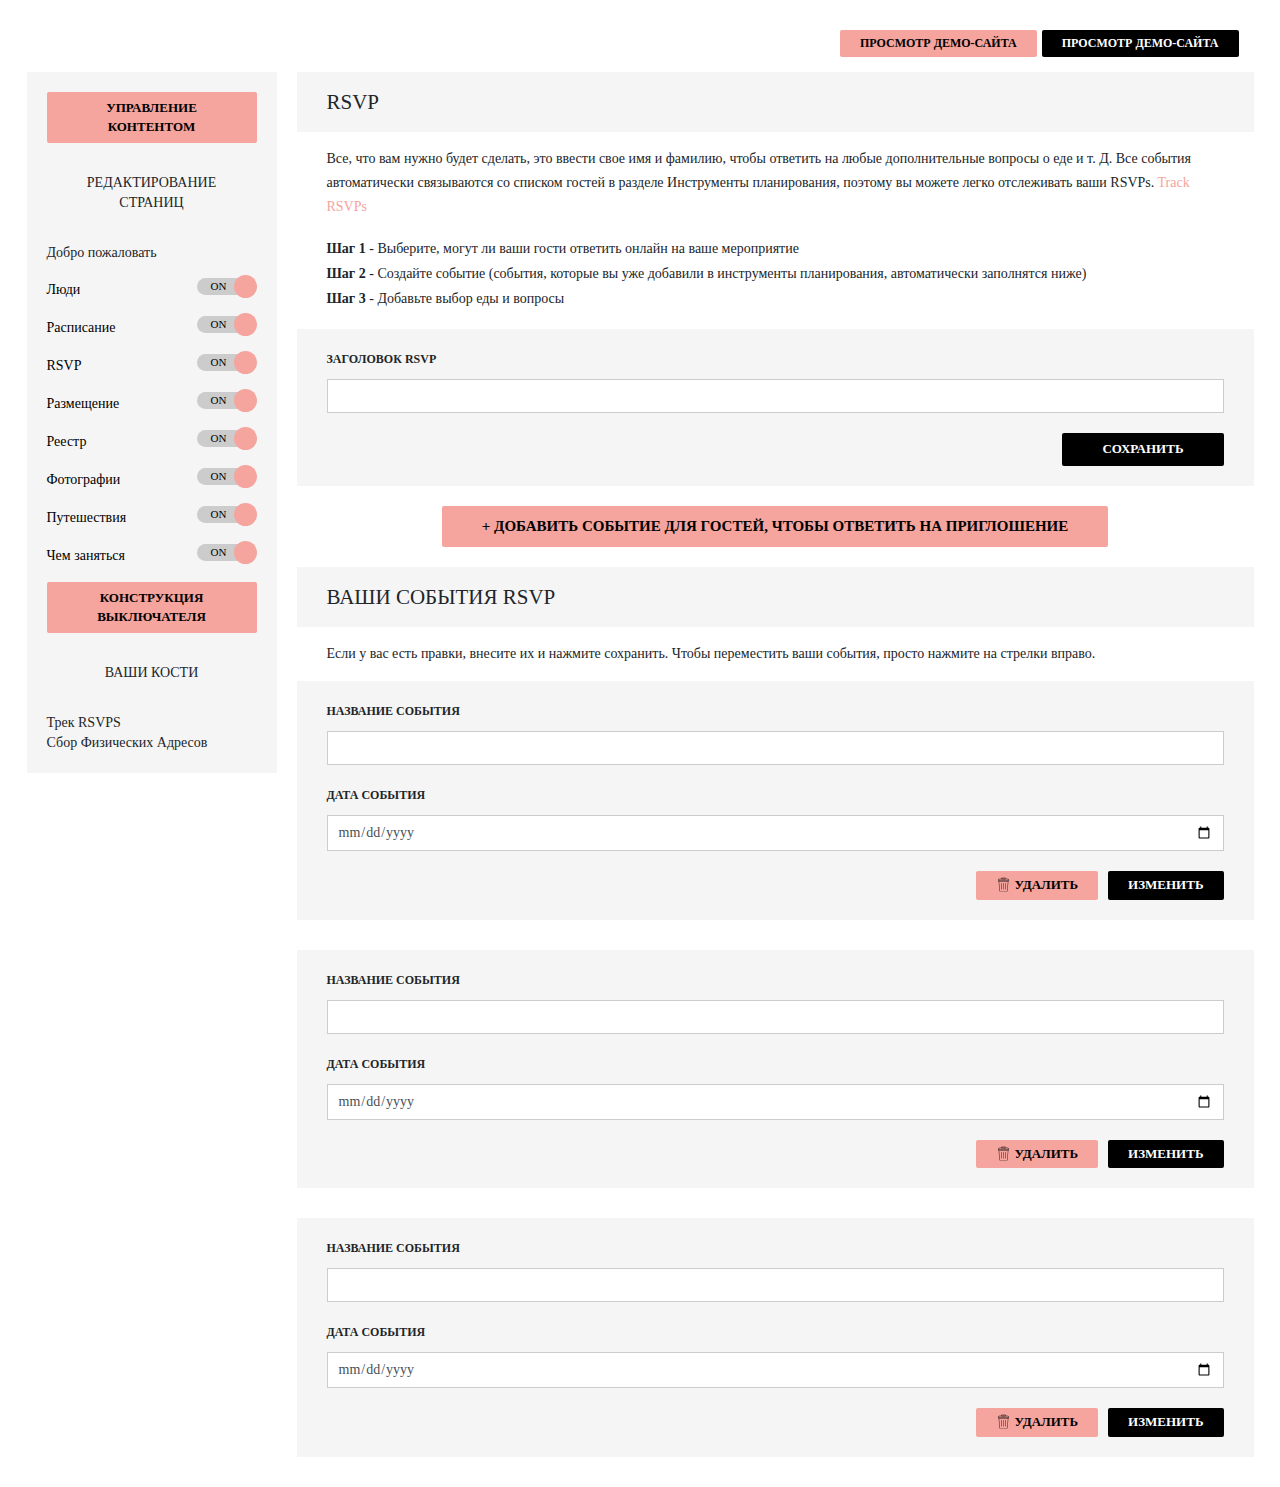
<file: RSVP.html>
<!DOCTYPE html>
<html lang="ru">

<head>
  <meta charset="UTF-8">
  <meta name="viewport" content="width=device-width, initial-scale=1.0">
  <title>Document</title>
  <link rel="stylesheet" href="css/style.min.css">
</head>

<body>
  <div class="container">
    <div class="header__button">
      <div class="container">
        <div class="top__btn">
          <button class="top__btn-demo btn btn-sm" href="#" type="button">просмотр демо-сайта</button>
          <button class="top__btn-site btn btn-sm" href="#" type="button">просмотр демо-сайта</button>
        </div>
      </div>
    </div>
    <div class="MainContent">
      <div class="modal"></div>
      <aside class="aside">
        <button class="btn btn-pink">управление контентом</button>
        <h4 class="aside__title">редактирование страниц</h4>
        <div class="aside__list">
          <div class="aside__list-item">Добро пожаловать</div>
          <div class="aside__list-item">
            <a class="aside__list-text" href="#">Люди</a>
            <div class="aside__list-switch">
              <input class="toggle" type="checkbox" id="switch-1" checked>
              <label class="switch-1" for="switch-1" data-checked="ON" data-unchecked="OFF"></label>
            </div>
          </div>
          <div class="aside__list-item">
            <a class="aside__list-text" href="#">Расписание</a>
            <div class="aside__list-switch">
              <input class="toggle" type="checkbox" id="switch-2" checked>
              <label class="switch-2" for="switch-2" data-checked="ON" data-unchecked="OFF"></label>
            </div>
          </div>
          <div class="aside__list-item">
            <a class="aside__list-text" href="#">RSVP</a>
            <div class="aside__list-switch">
              <input class="toggle" type="checkbox" id="switch-3" checked>
              <label class="switch-3" for="switch-3" data-checked="ON" data-unchecked="OFF"></label>
            </div>
          </div>
          <div class="aside__list-item">
            <a class="aside__list-text" href="#">Размещение</a>
            <div class="aside__list-switch">
              <input class="toggle" type="checkbox" id="switch-4" checked>
              <label class="switch-4" for="switch-4" data-checked="ON" data-unchecked="OFF"></label>
            </div>
          </div>
          <div class="aside__list-item">
            <a class="aside__list-text" href="#">Реестр</a>
            <div class="aside__list-switch">
              <input class="toggle" type="checkbox" id="switch-5" checked>
              <label class="switch-5" for="switch-5" data-checked="ON" data-unchecked="OFF"></label>
            </div>
          </div>
          <div class="aside__list-item">
            <a class="aside__list-text" href="#">Фотографии</a>
            <div class="aside__list-switch">
              <input class="toggle" type="checkbox" id="switch-6" checked>
              <label class="switch-6" for="switch-6" data-checked="ON" data-unchecked="OFF"></label>
            </div>
          </div>
          <div class="aside__list-item">
            <a class="aside__list-text" href="#">Путешествия</a>
            <div class="aside__list-switch">
              <input class="toggle" type="checkbox" id="switch-7" checked>
              <label class="switch-7" for="switch-7" data-checked="ON" data-unchecked="OFF"></label>
            </div>
          </div>
          <div class="aside__list-item">
            <a class="aside__list-text" href="#">Чем заняться</a>
            <div class="aside__list-switch">
              <input class="toggle" type="checkbox" id="switch-8" checked>
              <label class="switch-8" for="switch-8" data-checked="ON" data-unchecked="OFF"></label>
            </div>
          </div>
        </div>
        <button class="btn btn-pink">конструкция выключателя</button>
        <p class="aside__title">Ваши кости</p>
        <div class="aside__info">
          <p class="aside__info-first">Трек RSVPS</p>
          <p class="aside__info-second">Сбор Физических Адресов</p>
        </div>
      </aside>
      <div class="menu">
        <button class="nav-toggle" id="nav_toggle" type="button">
          <span class="nav-toggle__item">Menu</span>
        </button>
      </div>
      <main class="main">
        <section class="section-info">
          <div class="top__info">
            <div class="container-fluid">
              <h2 class="info__title">RSVP</h2>
            </div>
          </div>
          <div class="container-fluid">
            <p class="info__text">
              Все, что вам нужно будет сделать, это ввести свое имя
              и фамилию, чтобы ответить на любые дополнительные вопросы о еде и
              т. Д. Все события автоматически связываются со списком
              гостей в разделе Инструменты планирования, поэтому вы можете
              легко отслеживать ваши RSVPs. <a class="pink__link" href="#">Track RSVPs</a>
            </p>
            <div class="info__list">
              <p class="info__list-step"><span>Шаг 1</span> - Выберите, могут ли ваши гости ответить
                онлайн на ваше мероприятие</p>
              <p class="info__list-step"><span>Шаг 2</span> - Создайте событие (события, которые вы уже
                добавили в инструменты планирования, автоматически заполнятся ниже)</p>
              <p class="info__list-step"><span>Шаг 3</span> - Добавьте выбор еды и вопросы</p>
            </div>
          </div>
          <div class="form__welcome-group">
            <div class="container-fluid">
              <label class="form__label form__label-welcome">ЗАГОЛОВОК RSVP</label>
              <input class="form__input form__input-welcom" type="text">
              <div class="buttons-elements">
                <button class="btn btn-dark btn-timing">Сохранить</button>
              </div>
            </div>
          </div>
        </section>
        <div class="container-fluid">
          <div class="button-big">
            <button class="btn btn-pink btn-big">+ Добавить событие для гостей, чтобы ответить на
              приглошение</button>
          </div>
        </div>
        <section class="section-info">
          <div class="top__info">
            <div class="container-fluid">
              <h2 class="info__title">ВАШИ СОБЫТИЯ RSVP</h2>
            </div>
          </div>
          <div class="container-fluid">
            <p class="info__text">
              Если у вас есть правки, внесите их и нажмите сохранить.
              Чтобы переместить ваши события, просто нажмите на стрелки
              вправо.
            </p>
          </div>
        </section>
        <div class="form__welcome-group">
          <div class="container-fluid">
            <div class="form__item form__item-top">
              <label class="form__label form__label-welcome">НАЗВАНИЕ СОБЫТИЯ</label>
              <input class="form__input form__input-welcom" type="text">
            </div>
            <div class="form__item">
              <label class="form__label form__label-welcome">ДАТА СОБЫТИЯ</label>
              <input class="form__input form__input-welcom" type="date">
            </div>
            <div class="buttons-elements">
              <button class="btn btn-pink btn-elements"><img class="btn-delete" src="images/delete.svg" alt="">
                Удалить</button>
              <button class="btn btn-dark btn-elements btn-elementsAdd">Изменить</button>
            </div>
          </div>
        </div>
        <div class="form__welcome-group">
          <div class="container-fluid">
            <div class="form__item form__item-top">
              <label class="form__label form__label-welcome">НАЗВАНИЕ СОБЫТИЯ</label>
              <input class="form__input form__input-welcom" type="text">
            </div>
            <div class="form__item">
              <label class="form__label form__label-welcome">ДАТА СОБЫТИЯ</label>
              <input class="form__input form__input-welcom" type="date">
            </div>
            <div class="buttons-elements">
              <button class="btn btn-pink btn-elements"><img class="btn-delete" src="images/delete.svg" alt="">
                Удалить</button>
              <button class="btn btn-dark btn-elements btn-elementsAdd">Изменить</button>
            </div>
          </div>
        </div>
        <div class="form__welcome-group">
          <div class="container-fluid">
            <div class="form__item form__item-top">
              <label class="form__label form__label-welcome">НАЗВАНИЕ СОБЫТИЯ</label>
              <input class="form__input form__input-welcom" type="text">
            </div>
            <div class="form__item">
              <label class="form__label form__label-welcome">ДАТА СОБЫТИЯ</label>
              <input class="form__input form__input-welcom" type="date">
            </div>
            <div class="buttons-elements">
              <button class="btn btn-pink btn-elements"><img class="btn-delete" src="images/delete.svg" alt="">
                Удалить</button>
              <button class="btn btn-dark btn-elements btn-elementsAdd">Изменить</button>
            </div>
          </div>
        </div>



        <div class="modal__information">
          <div class="modal__information-header">
            <div class="modal__information-icon">
              <img class="modal__information-close" src="images/close.svg" alt="">
            </div>
            <h2 class="modal__information-title">Информация о событии</h2>
            <div class="modal__information-resolution">
              <p class="modal__information-text">Разрешить гостям RSVP онлайн</p>
              <div class="aside__list-switch">
                <input class="toggle" type="checkbox" id="resolution" checked>
                <label class="resolution" for="resolution" data-checked="ON" data-unchecked="OFF"></label>
              </div>
            </div>
            <form action="/" class="modal__information-form">
              <div class="modal__information-radioButtons">
                <div class="modal__information-radio">
                  <input id="radio-1" name="resolution" value="1" type="radio" checked>
                  <label for="radio-1">Только Список Гостей
                    <div class="tooltip-info1">
                      <img class="question-iconMap" src="images/question.svg" alt="">
                      <div class="tooltiptext-info1">
                        Только гости, которые вы внесли в свой
                        список гостей, могут ответить на приглашение через ваш
                        свадебный сайт. Вы можете указать
                        , может ли гость привезти с собой плюс один
                        и/или детей. Эти варианты
                        появятся на вашем свадебном сайте.
                      </div>
                    </div>
                  </label>
                </div>
                <div class="modal__information-radio">
                  <input id="radio-2" name="resolution" value="2" type="radio">
                  <label for="radio-2">Разрешить кому-либо RSVP онлайн
                    <div class="tooltip-info2">
                      <img class="question-iconMap" src="images/question.svg" alt="">
                      <div class="tooltiptext-info2">
                        Предоставьте гостям свободу выбора для
                        себя и того, кого они хотят
                        взять с собой, без
                        требования иметь свое имя в
                        Списке гостей.
                      </div>
                    </div>
                  </label>
                </div>
              </div>
              <!-- <div class="box__info1">
                <p>
                  Только гости, которые у вас есть в списке
                  гостей, могут ответить на приглашение через ваш
                  свадебный сайт. Вы можете указать
                  , может ли гость принести плюс один
                  и/или детей. Эти варианты
                  появятся на вашем свадебном сайте.
                </p>
              </div>
              <div class="box__info2">
                <p>
                  Дайте гостям свободу отвечать за
                  себя и за того, кого они хотят
                  взять с собой, не
                  требуя, чтобы их имя было внесено в
                  ваш список гостей.
                </p>
              </div> -->
              <div class="modal__information-tab">
                <div class="modal__information-tabItem">
                  <input id="tab-1" type="radio" name="tab" value="1" checked>
                  <label for="tab-1">Информация о событии</label>
                </div>
                <div class="modal__information-tabItem">
                  <input id="tab-2" type="radio" name="tab" value="2">
                  <label for="tab-2">Меню и вопросы</label>
                </div>
              </div>

              <div class="info__group block-text" id="block-1">
                <div class="info__group-form">
                  <div class="info__title-formInner">
                    <div class="info__title-formItem">
                      <label class="form__label form__label-welcome">НАЗВАНИЕ МЕРОПРИЯТИЯ</label>
                      <input class="form__input form__input-welcom" type="text">
                    </div>
                    <div class="info__title-formItem">
                      <label class="form__label form__label-welcome">НАЗВАНИЕ МЕСТА
                        ПРОВЕДЕНИЯ</label>
                      <input class="form__input form__input-welcom" type="text">
                    </div>
                  </div>
                </div>
                <div class="form__place">
                  <div class="form__place-city">
                    <label class="form__label form__label-welcome">ДАТА</label>
                    <input class="form__input form__input-welcom" type="date" placeholder="Выберете дату">
                  </div>
                  <div class="form__place-state">
                    <label class="form__label form__label-welcome">ВРЕМЯ НАЧАЛА</label>
                    <input class="form__input form__input-welcom" type="time" placeholder="Выберете время">
                  </div>
                  <div class="form__place-index">
                    <label class="form__label form__label-welcome">ВРЕМЯ ОКОНЧАНИЯ</label>
                    <input class="form__input form__input-welcom" type="time" placeholder="Выберете время">
                  </div>
                </div>
                <div class="form__item">
                  <label class="form__label form__label-welcome">АДРЕС УЛИЦЫ</label>
                  <input class="form__input form__input-welcom" type="text">
                </div>
                <div class="form__place">
                  <div class="form__place-city">
                    <label class="form__label form__label-welcome">ГОРОД</label>
                    <input class="form__input form__input-welcom" type="text">
                  </div>
                  <div class="form__place-state">
                    <label class="form__label form__label-welcome">ГОСУДАРСТВО</label>
                    <input class="form__input form__input-welcom" type="text">
                  </div>
                  <div class="form__place-index">
                    <label class="form__label form__label-welcome">Индекс</label>
                    <input class="form__input form__input-welcom" type="text">
                  </div>
                </div>
              </div>
              <div class="questionMenu block-text" id="block-2">
                <!-- Всплываюзий список -->
                <div class="form__item">
                  <div class="addUsers__label">БУДЕТ ЛИ У ВАШЕГО МЕРОПРИЯТИЯ ВОЗМОЖНОСТЬ ПОЕСТЬ?</div>
                  <select class="form__list" name="meal" id="meal">
                    <option class="form__list-item">Выберите Еду</option>
                    <option class="form__list-item" value="hen">Курица</option>
                    <option class="form__list-item" value="lamb">Ягненок</option>
                    <option class="form__list-item" value="Beef">Говядина</option>
                    <option class="form__list-item" value="Veal">Телятина</option>
                    <option class="form__list-item" value="Seafood">Морепродукты</option>
                    <option class="form__list-item" value="Salmon">Лосось</option>
                    <option class="form__list-item" value="Fish">Рыба</option>
                    <option class="form__list-item" value="Veggie">Вегетериане</option>
                    <option class="form__list-item" value="Baby-food">Детское питание</option>
                  </select>
                </div>
                <div class="addUsers">
                  <div class="addUsers__label">ДОБАВИТЬ ПОЛЬЗОВАТЕЛЬСКИЙ ПУНКТ МЕНЮ?</div>
                  <div class="addUsers__group">
                    <input class="form__input form__input-welcom" type="text">
                    <div class="addUsers__button">
                      <div class="btn btn-dark addUsers__btn">Добавить</div>
                    </div>
                  </div>
                </div>
                <!-- Радио-кнопки добавить вопрос -->
                <div class="ask__radio">
                  <h2 class="modal__information-title ask__radio-title">ЗАДАЙТЕ СВОИМ ГОСТЯМ ВОПРОС</h2>
                  <div class="ask">
                    <div class="ask__radio">
                      <input id="ask-1" name="ack" value="1" type="radio" checked>
                      <label for="ask-1">Множественный выбор</label>
                    </div>
                    <div class="ask__radio">
                      <input id="ask-2" name="ack" value="2" type="radio">
                      <label for="ask-2">Пользовательский Ответ</label>
                    </div>
                  </div>
                </div>
                <div class="info__ack1-formInner block-form" id="block__ask-1">
                  <div class="info__ack1-formItem">
                    <label class="form__label form__label-welcome">ВОПРОС</label>
                    <input class="form__input form__input-welcom" type="text">
                  </div>
                  <div class="info__ack1-formItem copyTo copy-input">
                    <label class="form__label form__label-welcome">ОТВЕТ</label>
                    <input class="form__input form__input-welcom" type="text">
                    <button class="info__ack1-add">Добавить еще ответ</button>
                  </div>
                </div>
                <div class="info__ack2 block-form" id="block__ask-2">
                  <label class="form__label form__label-welcome">ВОПРОС</label>
                  <input class="form__input form__input-welcom" type="text">
                  <div class="info__ask-checkbox">
                    <input id="ask__checkbox" type="checkbox">
                    <label for="ask__checkbox">Пользовательский Ответ</label>
                  </div>
                </div>

              </div>
              <div class="timing__buttons">
                <button class="btn btn-pink btn-timing modal__information-BTNclose">Отмена</button>
                <button class="btn btn-dark btn-timing">Сохранить</button>
              </div>
            </form>
          </div>
        </div>





      </main>
    </div>


    <script src="js/main.min.js"></script>
</body>

</html>
</file>
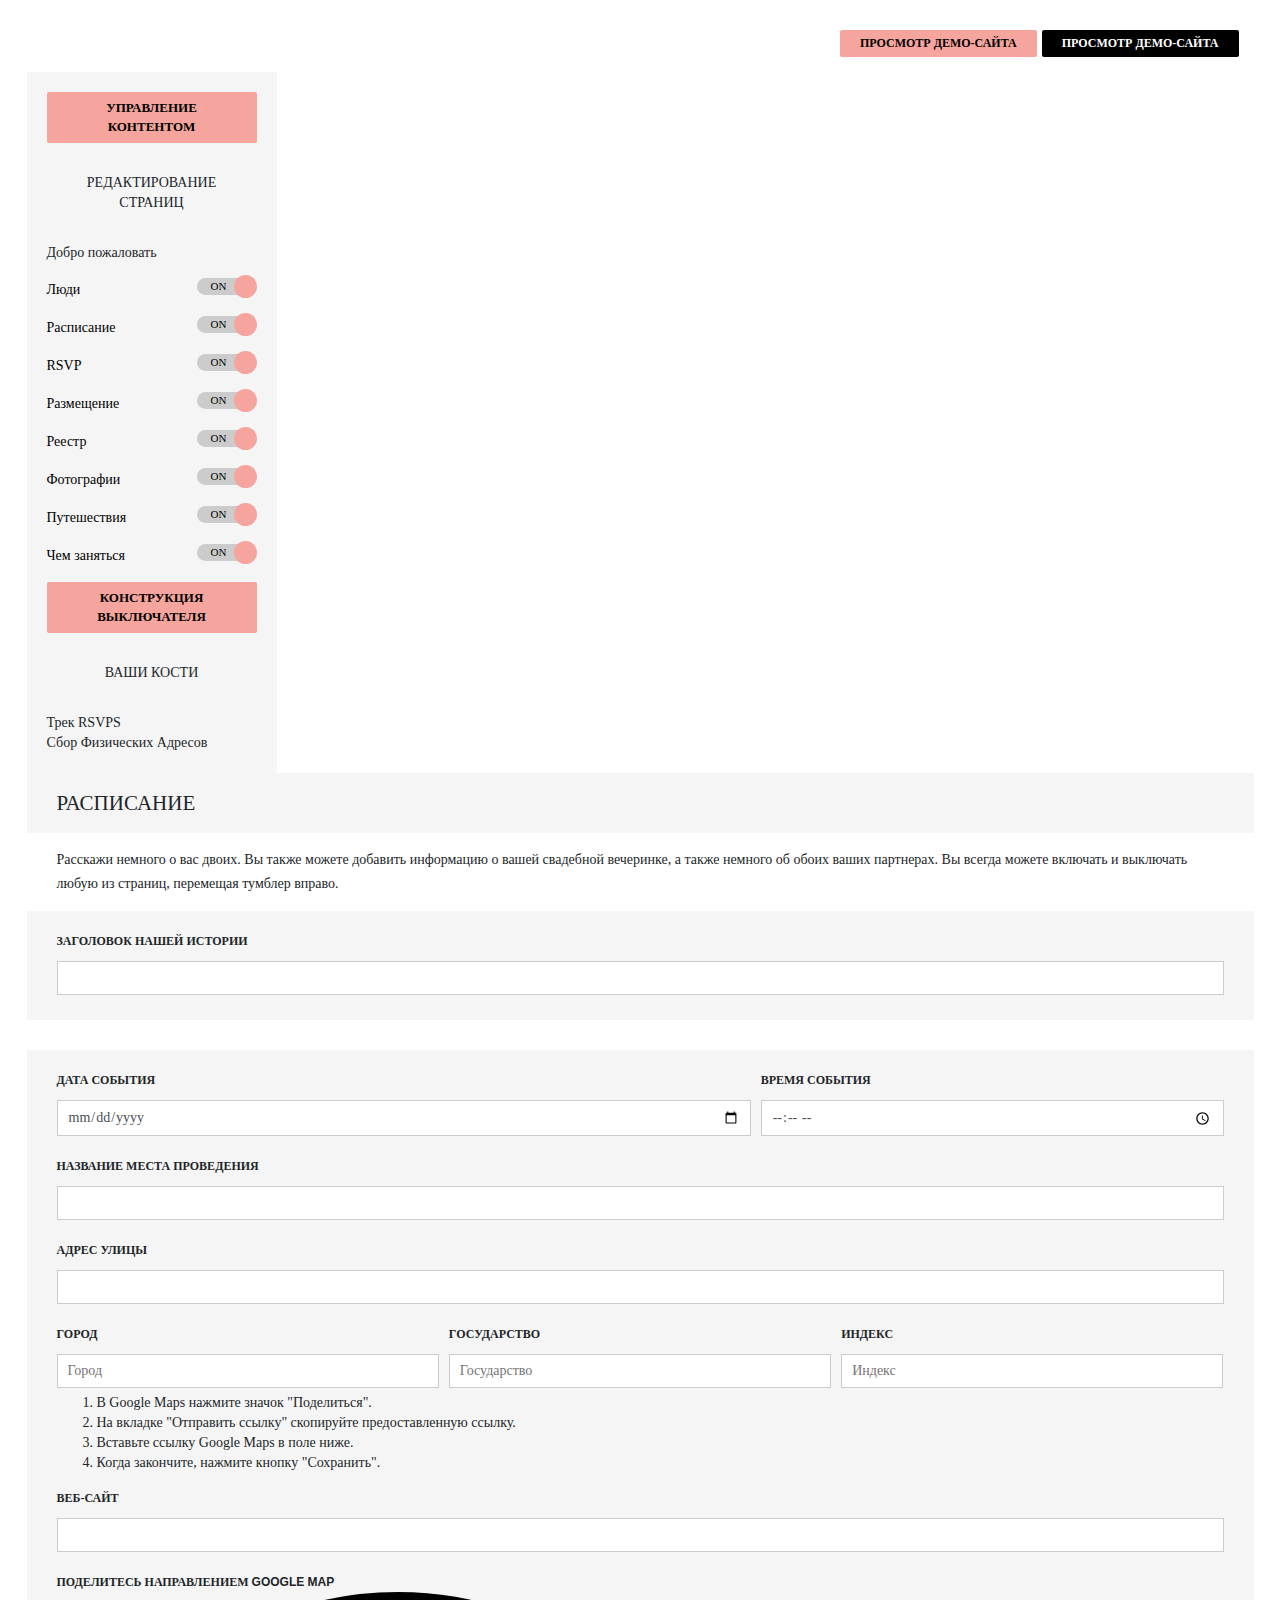
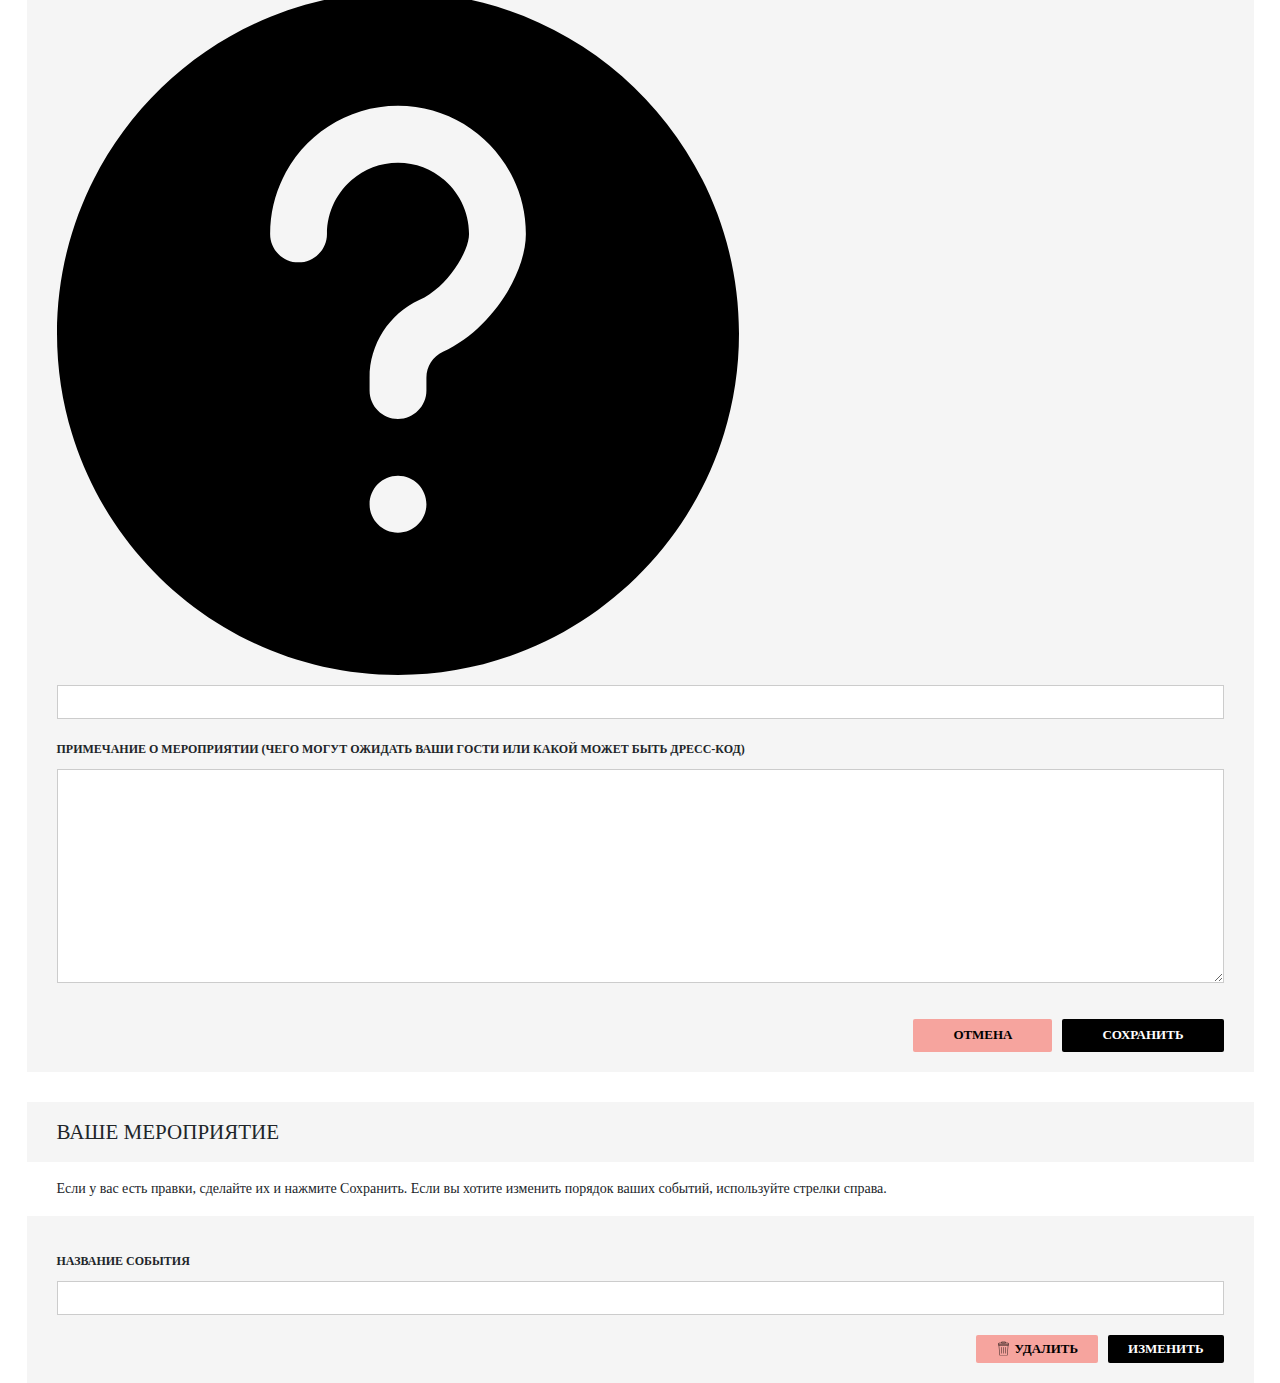
<file: timing.html>
<!DOCTYPE html>
<html lang="ru">

<head>
    <meta charset="UTF-8">
    <meta name="viewport" content="width=device-width, initial-scale=1.0">
    <title>Document</title>
    <link rel="stylesheet" href="css/style.min.css">
</head>

<body>
    <div class="container">
        <div class="header__button">
            <div class="container">
                <div class="top__btn">
                    <button class="top__btn-demo btn btn-sm" href="#" type="button">просмотр демо-сайта</button>
                    <button class="top__btn-site btn btn-sm" href="#" type="button">просмотр демо-сайта</button>
                </div>
            </div>
        </div>
        <div class="content">
            <div class="modal"></div>
            <aside class="aside">
                <button class="btn btn-pink">управление контентом</button>
                <h4 class="aside__title">редактирование страниц</h4>
                <div class="aside__list">
                    <div class="aside__list-item">Добро пожаловать</div>
                    <div class="aside__list-item">
                        <a class="aside__list-text" href="#">Люди</a>
                        <div class="aside__list-switch">
                            <input class="toggle" type="checkbox" id="switch-1" checked>
                            <label class="switch-1" for="switch-1" data-checked="ON" data-unchecked="OFF"></label>
                        </div>
                    </div>
                    <div class="aside__list-item">
                        <a class="aside__list-text" href="#">Расписание</a>
                        <div class="aside__list-switch">
                            <input class="toggle" type="checkbox" id="switch-2" checked>
                            <label class="switch-2" for="switch-2" data-checked="ON" data-unchecked="OFF"></label>
                        </div>
                    </div>
                    <div class="aside__list-item">
                        <a class="aside__list-text" href="#">RSVP</a>
                        <div class="aside__list-switch">
                            <input class="toggle" type="checkbox" id="switch-3" checked>
                            <label class="switch-3" for="switch-3" data-checked="ON" data-unchecked="OFF"></label>
                        </div>
                    </div>
                    <div class="aside__list-item">
                        <a class="aside__list-text" href="#">Размещение</a>
                        <div class="aside__list-switch">
                            <input class="toggle" type="checkbox" id="switch-4" checked>
                            <label class="switch-4" for="switch-4" data-checked="ON" data-unchecked="OFF"></label>
                        </div>
                    </div>
                    <div class="aside__list-item">
                        <a class="aside__list-text" href="#">Реестр</a>
                        <div class="aside__list-switch">
                            <input class="toggle" type="checkbox" id="switch-5" checked>
                            <label class="switch-5" for="switch-5" data-checked="ON" data-unchecked="OFF"></label>
                        </div>
                    </div>
                    <div class="aside__list-item">
                        <a class="aside__list-text" href="#">Фотографии</a>
                        <div class="aside__list-switch">
                            <input class="toggle" type="checkbox" id="switch-6" checked>
                            <label class="switch-6" for="switch-6" data-checked="ON" data-unchecked="OFF"></label>
                        </div>
                    </div>
                    <div class="aside__list-item">
                        <a class="aside__list-text" href="#">Путешествия</a>
                        <div class="aside__list-switch">
                            <input class="toggle" type="checkbox" id="switch-7" checked>
                            <label class="switch-7" for="switch-7" data-checked="ON" data-unchecked="OFF"></label>
                        </div>
                    </div>
                    <div class="aside__list-item">
                        <a class="aside__list-text" href="#">Чем заняться</a>
                        <div class="aside__list-switch">
                            <input class="toggle" type="checkbox" id="switch-8" checked>
                            <label class="switch-8" for="switch-8" data-checked="ON" data-unchecked="OFF"></label>
                        </div>
                    </div>
                </div>
                <button class="btn btn-pink">конструкция выключателя</button>
                <p class="aside__title">Ваши кости</p>
                <div class="aside__info">
                    <p class="aside__info-first">Трек RSVPS</p>
                    <p class="aside__info-second">Сбор Физических Адресов</p>
                </div>
            </aside>
            <div class="menu">
                <button class="nav-toggle" id="nav_toggle" type="button">
                    <span class="nav-toggle__item">Menu</span>
                </button>
            </div>
            <main class="main">
                <section class="section-info">
                    <div class="top__info">
                        <div class="container-fluid">
                            <h2 class="info__title">Расписание</h2>
                        </div>
                    </div>
                    <div class="container-fluid">
                        <p class="info__text">
                            Расскажи немного о вас двоих. Вы также можете добавить
                            информацию о вашей свадебной вечеринке, а также немного об обоих
                            ваших партнерах. Вы всегда можете включать и выключать
                            любую из страниц, перемещая тумблер вправо.
                        </p>
                    </div>
                </section>
                <form action="/">
                    <div class="form__welcome-group">
                        <div class="container-fluid">
                            <label class="form__label form__label-welcome">ЗАГОЛОВОК НАШЕЙ ИСТОРИИ</label>
                            <input class="form__input form__input-welcom" type="text">
                        </div>
                    </div>
                    <div class="form__welcome-group">
                        <div class="container-fluid">
                            <div class="form__timing">
                                <div class="form__timing-date">
                                    <label class="form__label form__label-welcome">ДАТА СОБЫТИЯ</label>
                                    <input class="form__input form__input-welcom" type="date"
                                        placeholder="Выберете дату">
                                </div>
                                <div class="form__timing-time">
                                    <label class="form__label form__label-welcome">ВРЕМЯ СОБЫТИЯ</label>
                                    <input class="form__input form__input-welcom" type="time"
                                        placeholder="Выберете время">
                                </div>
                            </div>
                            <div class="form__item">
                                <label class="form__label form__label-welcome">НАЗВАНИЕ МЕСТА ПРОВЕДЕНИЯ</label>
                                <input class="form__input form__input-welcom" type="text">
                            </div>
                            <div class="form__item">
                                <label class="form__label form__label-welcome">АДРЕС УЛИЦЫ</label>
                                <input class="form__input form__input-welcom" type="text">
                            </div>
                            <div class="form__place">
                                <div class="form__place-city">
                                    <label class="form__label form__label-welcome">ГОРОД</label>
                                    <input class="form__input form__input-welcom" type="text" placeholder="Город">
                                </div>
                                <div class="form__place-state">
                                    <label class="form__label form__label-welcome">ГОСУДАРСТВО</label>
                                    <input class="form__input form__input-welcom" type="text" placeholder="Государство">
                                </div>
                                <div class="form__place-index">
                                    <label class="form__label form__label-welcome">Индекс</label>
                                    <input class="form__input form__input-welcom" type="text" placeholder="Индекс">
                                </div>
                            </div>
                            <div class="box-map">
                                <ol>
                                    <li>В Google Maps нажмите значок "Поделиться".</li>
                                    <li>На вкладке "Отправить ссылку" скопируйте предоставленную ссылку.</li>
                                    <li>Вставьте ссылку Google Maps в поле ниже.</li>
                                    <li>Когда закончите, нажмите кнопку "Сохранить".</li>
                                </ol>
                            </div>
                            <div class="form__item">
                                <label class="form__label form__label-welcome">ВЕБ-САЙТ</label>
                                <input class="form__input form__input-welcom" type="text">
                            </div>
                            <div class="form__item form__item-question">
                                <label class="form__label form__label-welcome">ПОДЕЛИТЕСЬ НАПРАВЛЕНИЕМ <span>GOOGLE MAP
                                        <img class="question-icon" src="images/question.svg" alt=""></span></label>
                                <input class="form__input form__input-welcom" type="text">
                            </div>
                            
                            <div class="form__item">
                                <label class="form__label form__label-welcome">ПРИМЕЧАНИЕ О МЕРОПРИЯТИИ (чего могут
                                    ожидать ваши гости или какой может быть дресс-код)</label>
                                <textarea class="form__textarea" name="input-text"></textarea>
                            </div>
                            <div class="timing__buttons">
                                <button class="btn btn-pink btn-timing">Отмена</button>
                                <button class="btn btn-dark btn-timing">Сохранить</button>
                            </div>
                        </div>
                    </div>
                </form>

                <section class="section-info">
                    <div class="top__info">
                        <div class="container-fluid">
                            <h2 class="info__title">ВАШЕ МЕРОПРИЯТИЕ</h2>
                        </div>
                    </div>
                    <div class="container-fluid">
                        <p class="info__text">
                            Если у вас есть правки, сделайте их и нажмите Сохранить. Если вы хотите изменить порядок
                            ваших событий, используйте
                            стрелки справа.
                        </p>
                    </div>
                </section>
                <div class="form__welcome-group">
                    <div class="container-fluid">
                        <div class="form__item">
                            <label class="form__label form__label-welcome">НАЗВАНИЕ СОБЫТИЯ</label>
                            <input class="form__input form__input-welcom" type="text">
                        </div>
                        <div class="form__edit">
                            <div class="form__timing">
                                <div class="form__timing-date">
                                    <label class="form__label form__label-welcome">ДАТА СОБЫТИЯ</label>
                                    <input class="form__input form__input-welcom" type="date" placeholder="Выберете дату">
                                </div>
                                <div class="form__timing-time">
                                    <label class="form__label form__label-welcome">ВРЕМЯ СОБЫТИЯ</label>
                                    <input class="form__input form__input-welcom" type="time" placeholder="Выберете время">
                                </div>
                            </div>
                            <div class="form__item">
                                <label class="form__label form__label-welcome">НАЗВАНИЕ МЕСТА ПРОВЕДЕНИЯ</label>
                                <input class="form__input form__input-welcom" type="text">
                            </div>
                            <div class="form__item">
                                <label class="form__label form__label-welcome">АДРЕС УЛИЦЫ</label>
                                <input class="form__input form__input-welcom" type="text">
                            </div>
                            <div class="form__place">
                                <div class="form__place-city">
                                    <label class="form__label form__label-welcome">ГОРОД</label>
                                    <input class="form__input form__input-welcom" type="text" placeholder="Город">
                                </div>
                                <div class="form__place-state">
                                    <label class="form__label form__label-welcome">ГОСУДАРСТВО</label>
                                    <input class="form__input form__input-welcom" type="text" placeholder="Государство">
                                </div>
                                <div class="form__place-index">
                                    <label class="form__label form__label-welcome">Индекс</label>
                                    <input class="form__input form__input-welcom" type="text" placeholder="Индекс">
                                </div>
                            </div>
                            <div class="form__item">
                                <label class="form__label form__label-welcome">ВЕБ-САЙТ</label>
                                <input class="form__input form__input-welcom" type="text">
                            </div>
                            <div class="form__item">
                                <label class="form__label form__label-welcome">ПОДЕЛИТЕСЬ НАПРАВЛЕНИЕМ <span>GOOGLE
                                        MAP
                                        <img class="question-icon" src="images/question.svg" alt=""></span></label>
                                <input class="form__input form__input-welcom" type="text">
                            </div>
                            <div class="box-map">
                                <ol>
                                    <li>В Google Maps нажмите значок "Поделиться".</li>
                                    <li>На вкладке "Отправить ссылку" скопируйте предоставленную ссылку.</li>
                                    <li>Вставьте ссылку Google Maps в поле ниже.</li>
                                    <li>Когда закончите, нажмите кнопку "Сохранить".</li>
                                </ol>
                            </div>
                            <div class="form__item">
                                <label class="form__label form__label-welcome">ПРИМЕЧАНИЕ О МЕРОПРИЯТИИ (чего могут
                                    ожидать ваши гости или какой может быть дресс-код)</label>
                                <textarea class="form__textarea" name="input-text"></textarea>
                            </div>
                        </div>
                        <div class="timing__buttons">
                            <button class="btn btn-pink btn-edit box__delete-press"><img class="btn-delete"
                                    src="images/delete.svg" alt=""> Удалить</button>
                            <button class="btn btn-dark btn-edit button__delete-edit">Изменить</button>
                        </div>
                    </div>
                </div>
                <div class="modal">
                    <div class="box__delete">
                        <div class="box__delete-icon">
                            <img class="box__delete-close" src="images/close.svg" alt="">
                        </div>
                        <h3 class="box__title">Вы уверены, что хотите удалить это событие?</h3>
                        <p class="box__text">Это событие будет удалено навсегда. Вы не можете отменить это действие.</p>
                        <div class="timing__buttons-delete">
                            <button class="btn btn-dark box__delete-btn button__delete-cloce">ОТМЕНА</button>
                            <button class="btn btn-pink box__delete-btn">УДАЛИТЬ</button>
                        </div>
                    </div>
                </div>
                




            </main>
        </div>

        <script src="js/main.min.js"></script>
</body>

</html>
</file>
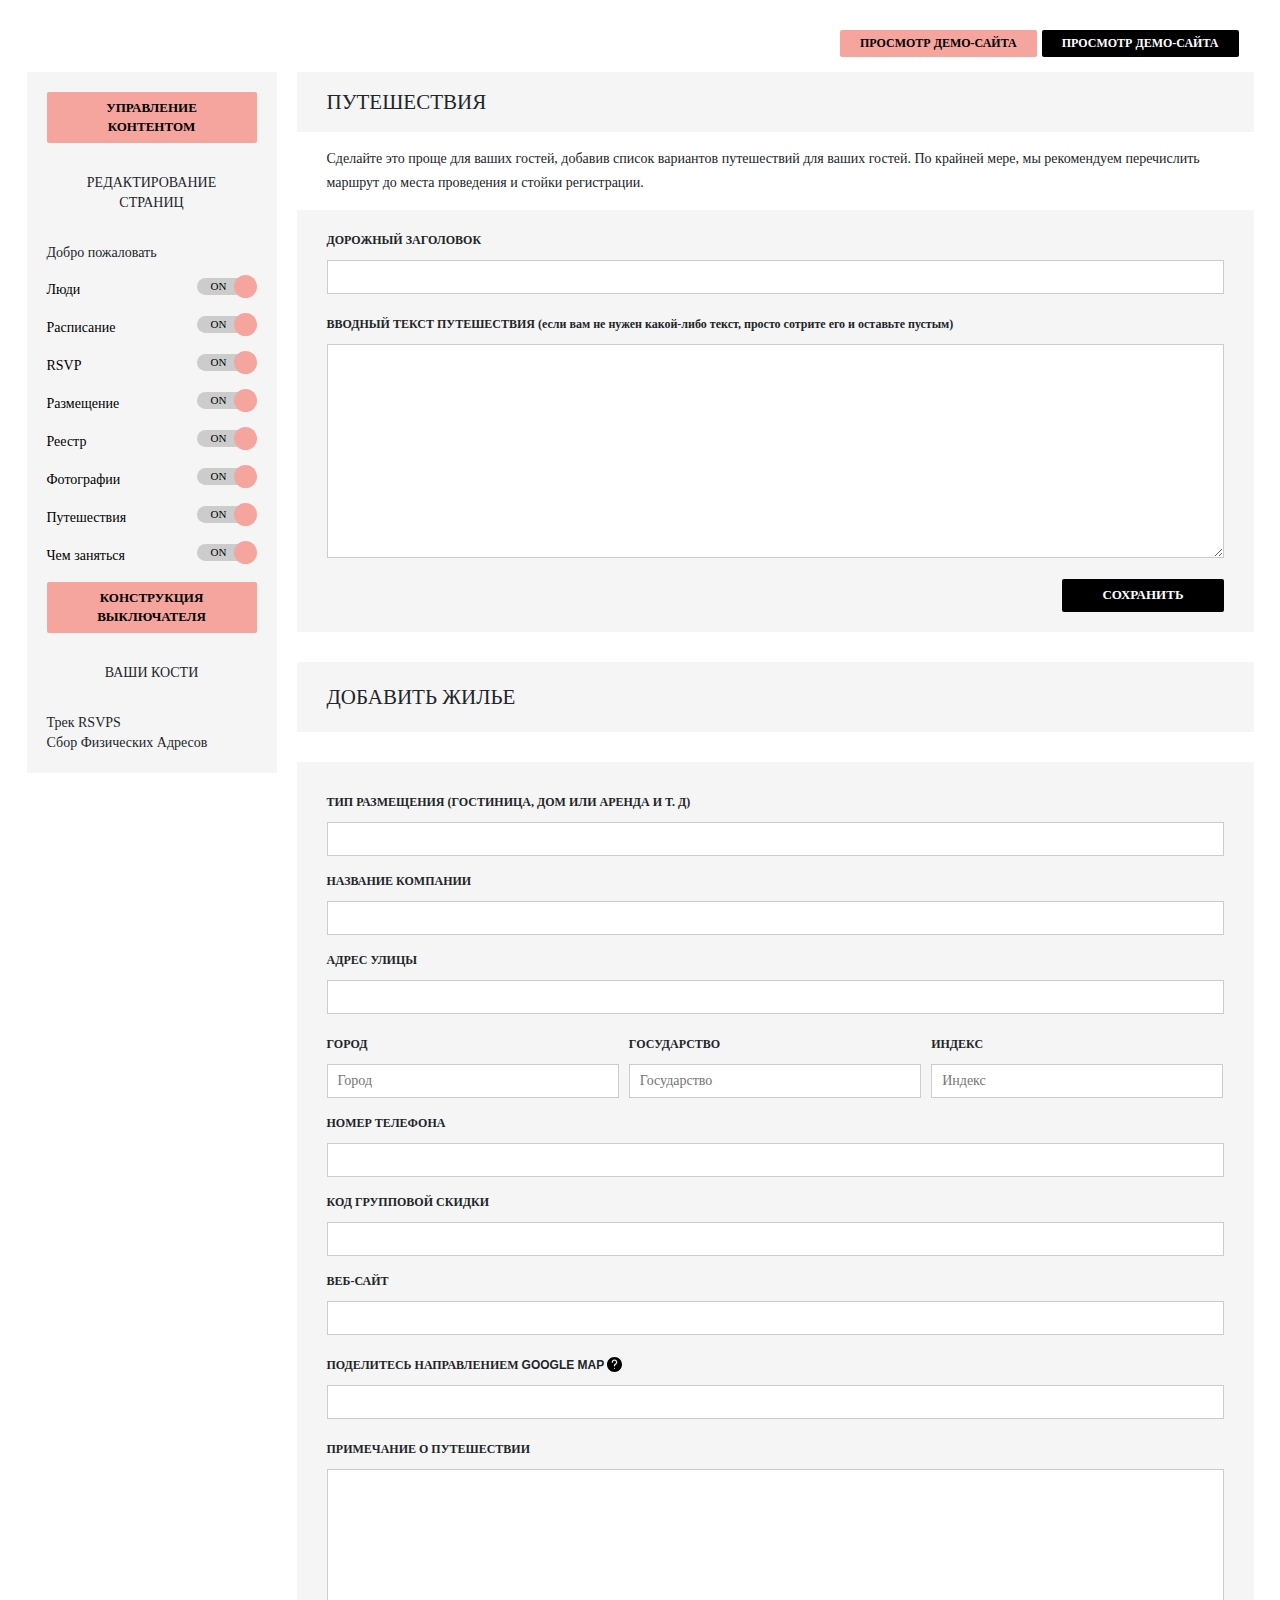
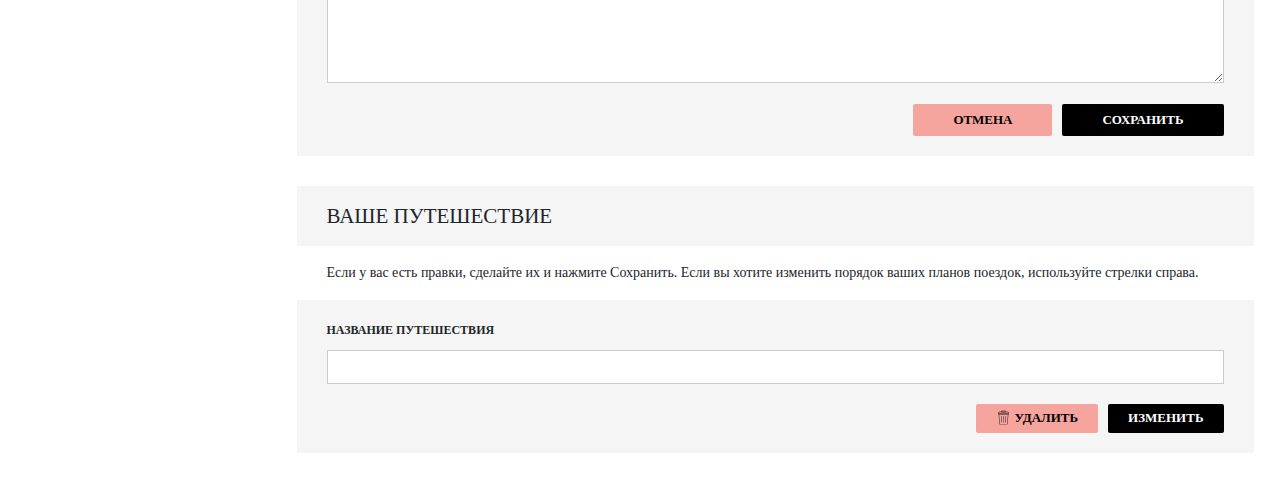
<file: travels.html>
<!DOCTYPE html>
<html lang="ru">

<head>
  <meta charset="UTF-8">
  <meta name="viewport" content="width=device-width, initial-scale=1.0">
  <title>Document</title>
  <link rel="stylesheet" href="css/style.min.css">
</head>

<body>
  <div class="container">
    <div class="header__button">
      <div class="container">
        <div class="top__btn">
          <button class="top__btn-demo btn btn-sm" href="#" type="button">просмотр демо-сайта</button>
          <button class="top__btn-site btn btn-sm" href="#" type="button">просмотр демо-сайта</button>
        </div>
      </div>
    </div>
    <div class="MainContent">
      <div class="modal"></div>
      <aside class="aside">
        <button class="btn btn-pink">управление контентом</button>
        <h4 class="aside__title">редактирование страниц</h4>
        <div class="aside__list">
          <div class="aside__list-item">Добро пожаловать</div>
          <div class="aside__list-item">
            <a class="aside__list-text" href="#">Люди</a>
            <div class="aside__list-switch">
              <input class="toggle" type="checkbox" id="switch-1" checked>
              <label class="switch-1" for="switch-1" data-checked="ON" data-unchecked="OFF"></label>
            </div>
          </div>
          <div class="aside__list-item">
            <a class="aside__list-text" href="#">Расписание</a>
            <div class="aside__list-switch">
              <input class="toggle" type="checkbox" id="switch-2" checked>
              <label class="switch-2" for="switch-2" data-checked="ON" data-unchecked="OFF"></label>
            </div>
          </div>
          <div class="aside__list-item">
            <a class="aside__list-text" href="#">RSVP</a>
            <div class="aside__list-switch">
              <input class="toggle" type="checkbox" id="switch-3" checked>
              <label class="switch-3" for="switch-3" data-checked="ON" data-unchecked="OFF"></label>
            </div>
          </div>
          <div class="aside__list-item">
            <a class="aside__list-text" href="#">Размещение</a>
            <div class="aside__list-switch">
              <input class="toggle" type="checkbox" id="switch-4" checked>
              <label class="switch-4" for="switch-4" data-checked="ON" data-unchecked="OFF"></label>
            </div>
          </div>
          <div class="aside__list-item">
            <a class="aside__list-text" href="#">Реестр</a>
            <div class="aside__list-switch">
              <input class="toggle" type="checkbox" id="switch-5" checked>
              <label class="switch-5" for="switch-5" data-checked="ON" data-unchecked="OFF"></label>
            </div>
          </div>
          <div class="aside__list-item">
            <a class="aside__list-text" href="#">Фотографии</a>
            <div class="aside__list-switch">
              <input class="toggle" type="checkbox" id="switch-6" checked>
              <label class="switch-6" for="switch-6" data-checked="ON" data-unchecked="OFF"></label>
            </div>
          </div>
          <div class="aside__list-item">
            <a class="aside__list-text" href="#">Путешествия</a>
            <div class="aside__list-switch">
              <input class="toggle" type="checkbox" id="switch-7" checked>
              <label class="switch-7" for="switch-7" data-checked="ON" data-unchecked="OFF"></label>
            </div>
          </div>
          <div class="aside__list-item">
            <a class="aside__list-text" href="#">Чем заняться</a>
            <div class="aside__list-switch">
              <input class="toggle" type="checkbox" id="switch-8" checked>
              <label class="switch-8" for="switch-8" data-checked="ON" data-unchecked="OFF"></label>
            </div>
          </div>
        </div>
        <button class="btn btn-pink">конструкция выключателя</button>
        <p class="aside__title">Ваши кости</p>
        <div class="aside__info">
          <p class="aside__info-first">Трек RSVPS</p>
          <p class="aside__info-second">Сбор Физических Адресов</p>
        </div>
      </aside>
      <div class="menu">
        <button class="nav-toggle" id="nav_toggle" type="button">
          <span class="nav-toggle__item">Menu</span>
        </button>
      </div>
      <main class="main">
        <div class="travels">
          <form class="form__travels" action="/">
            <div class="section-info">
              <div class="top__info">
                <div class="container-fluid">
                  <h2 class="info__title">ПУТЕШЕСТВИЯ</h2>
                </div>
              </div>
              <div class="container-fluid">
                <p class="info__text">
                  Сделайте это проще для ваших гостей, добавив список
                  вариантов путешествий для ваших гостей. По крайней мере, мы
                  рекомендуем перечислить маршрут до места проведения и стойки регистрации.
                </p>
              </div>
            </div>
            <div class="form__welcome-group">
              <div class="container-fluid">
                <div class="registry__form">
                  <label class="form__label form__label-welcome">ДОРОЖНЫЙ ЗАГОЛОВОК</label>
                  <input class="form__input form__input-welcom" type="text">
                </div>
                <div class="form__item form__item-question">
                  <label class="form__label form__label-placing">ВВОДНЫЙ ТЕКСТ ПУТЕШЕСТВИЯ <span
                      class="placing-span">(если вам не
                      нужен какой-либо текст, просто сотрите его и
                      оставьте пустым)</span></label>
                  <textarea class="form__textarea form__textarea-placing" name="input-text"></textarea>
                </div>
                <div class="placing__form-btn">
                  <button class="btn btn-dark" type="submit">Сохранить</button>
                </div>
              </div>
            </div>
          </form>
          <form class="photos__form" action="/">
            <div class="form__welcome-group">
              <div class="container-fluid">
                <h1 class="placing__title">ДОБАВИТЬ ЖИЛЬЕ</h1>
              </div>
            </div>
            <div class="form__welcome-group">
              <div class="container-fluid">
                <div class="placing__form">
                  <label class="form__label form__label-welcome">ТИП РАЗМЕЩЕНИЯ (гостиница, дом или аренда
                    и т. д)</label>
                  <input class="form__input form__input-welcom" type="text">
                </div>
                <div class="placing__form">
                  <label class="form__label form__label-welcome">НАЗВАНИЕ КОМПАНИИ</label>
                  <input class="form__input form__input-welcom" type="text">
                </div>
                <div class="placing__form">
                  <label class="form__label form__label-welcome">АДРЕС УЛИЦЫ</label>
                  <input class="form__input form__input-welcom" type="text">
                </div>
                <div class="form__place">
                  <div class="form__place-city">
                    <label class="form__label form__label-welcome">ГОРОД</label>
                    <input class="form__input form__input-welcom" type="text" placeholder="Город">
                  </div>
                  <div class="form__place-state">
                    <label class="form__label form__label-welcome">ГОСУДАРСТВО</label>
                    <input class="form__input form__input-welcom" type="text" placeholder="Государство">
                  </div>
                  <div class="form__place-index">
                    <label class="form__label form__label-welcome">Индекс</label>
                    <input class="form__input form__input-welcom" type="text" placeholder="Индекс">
                  </div>
                </div>
                <div class="placing__form">
                  <label class="form__label form__label-welcome">НОМЕР ТЕЛЕФОНА</label>
                  <input class="form__input form__input-welcom" type="number">
                </div>
                <div class="placing__form">
                  <label class="form__label form__label-welcome">КОД ГРУППОВОЙ СКИДКИ</label>
                  <input class="form__input form__input-welcom" type="text">
                </div>
                <div class="placing__form">
                  <label class="form__label form__label-welcome">ВЕБ-САЙТ</label>
                  <input class="form__input form__input-welcom" type="text">
                </div>
                <div class="form__item form__item-question">
                  <label class="form__label form__label-welcome">ПОДЕЛИТЕСЬ НАПРАВЛЕНИЕМ
                    <div class="tooltip">GOOGLE MAP
                      <img class="question-iconMap" src="images/question.svg" alt="">
                      <div class="tooltiptext">
                        <ol>
                          <li>В Google Maps нажмите значок "Поделиться".</li>
                          <li>На вкладке "Отправить ссылку" скопируйте предоставленную ссылку.</li>
                          <li>Вставьте ссылку Google Maps в поле ниже.</li>
                          <li>Когда закончите, нажмите кнопку "Сохранить".</li>
                        </ol>
                      </div>
                    </div>
                  </label>
                  <input class="form__input form__input-welcom" type="text">
                </div>
                <div class="form__item">
                  <label class="form__label form__label-welcome">ПРИМЕЧАНИЕ О ПУТЕШЕСТВИИ</label>
                  <textarea class="form__textarea form__textarea-placing" name="input-text"></textarea>
                </div>
                <div class="timing__buttons">
                  <button class="btn btn-pink btn-timing">Отмена</button>
                  <button class="btn btn-dark btn-timing">Сохранить</button>
                </div>
              </div>
            </div>
            <div class="section-info">
              <div class="top__info">
                <div class="container-fluid">
                  <h2 class="info__title">ВАШЕ ПУТЕШЕСТВИЕ</h2>
                </div>
              </div>
              <div class="container-fluid">
                <p class="info__text">
                  Если у вас есть правки, сделайте их и нажмите Сохранить.
                  Если вы хотите изменить порядок ваших планов поездок,
                  используйте стрелки справа.
                </p>
              </div>
            </div>
            <div class="form__welcome-group">
              <div class="container-fluid">
                <div class="form__item form__item-top dn">
                  <label class="form__label form__label-welcome">НАЗВАНИЕ ПУТЕШЕСТВИЯ</label>
                  <input class="form__input form__input-welcom" type="text">
                </div>
                <div class="form__edit">
                  <div class="placing__form">
                    <label class="form__label form__label-welcome">ТИП СОБЫТИЯ</label>
                    <input class="form__input form__input-welcom" type="text">
                  </div>
                  <div class="placing__form">
                    <label class="form__label form__label-welcome">НАЗВАНИЕ КОМПАНИИ</label>
                    <input class="form__input form__input-welcom" type="text">
                  </div>
                  <div class="placing__form">
                    <label class="form__label form__label-welcome">АДРЕС УЛИЦЫ</label>
                    <input class="form__input form__input-welcom" type="text">
                  </div>
                  <div class="form__place">
                    <div class="form__place-city">
                      <label class="form__label form__label-welcome">ГОРОД</label>
                      <input class="form__input form__input-welcom" type="text" placeholder="Город">
                    </div>
                    <div class="form__place-state">
                      <label class="form__label form__label-welcome">ГОСУДАРСТВО</label>
                      <input class="form__input form__input-welcom" type="text" placeholder="Государство">
                    </div>
                    <div class="form__place-index">
                      <label class="form__label form__label-welcome">Индекс</label>
                      <input class="form__input form__input-welcom" type="text" placeholder="Индекс">
                    </div>
                  </div>
                  <div class="placing__form">
                    <label class="form__label form__label-welcome">НОМЕР ТЕЛЕФОНА</label>
                    <input class="form__input form__input-welcom" type="number">
                  </div>
                  <div class="placing__form">
                    <label class="form__label form__label-welcome">КОД ГРУППОВОЙ СКИДКИ</label>
                    <input class="form__input form__input-welcom" type="text">
                  </div>
                  <div class="placing__form">
                    <label class="form__label form__label-welcome">ВЕБ-САЙТ</label>
                    <input class="form__input form__input-welcom" type="text">
                  </div>
                  <div class="form__item form__item-question">
                    <label class="form__label form__label-welcome">ПОДЕЛИТЕСЬ НАПРАВЛЕНИЕМ
                      <div class="tooltip">GOOGLE MAP
                        <img class="question-iconMap" src="images/question.svg" alt="">
                        <div class="tooltiptext">
                          <ol>
                            <li>В Google Maps нажмите значок "Поделиться".</li>
                            <li>На вкладке "Отправить ссылку" скопируйте предоставленную ссылку.</li>
                            <li>Вставьте ссылку Google Maps в поле ниже.</li>
                            <li>Когда закончите, нажмите кнопку "Сохранить".</li>
                          </ol>
                        </div>
                      </div>
                    </label>
                    <input class="form__input form__input-welcom" type="text">
                  </div>
                  <div class="form__item">
                    <label class="form__label form__label-welcome">ПРИМЕЧАНИЕ О ПУТЕШЕСТВИИ</label>
                    <textarea class="form__textarea form__textarea-placing" name="input-text"></textarea>
                  </div>
                  <div class="timing__buttons">
                    <button class="btn btn-pink btn-edit mt0  popup-open"><img class="btn-delete"
                        src="images/delete.svg" alt=""> Удалить</button>
                    <button class="btn btn-dark btn-edit mt0">Сохранить</button>
                  </div>
                </div>
                <div class="timing__buttons placing__buttons">
                  <button class="btn btn-pink btn-edit  popup-open"><img class="btn-delete"
                      src="images/delete.svg" alt=""> Удалить</button>
                  <button class="btn btn-dark btn-edit button__delete-edit">Изменить</button>
                </div>
              </div>
            </div>
          </form>
        </div>
        <!-- =================================================================== -->
        <div class="popup-fade">
          <div class="popup">
            <!-- Закрыть -->
            <a class="popup-close" href="#">
              <img src="images/close.svg" alt="">
            </a>
            <!-- Контент -->
            <h2 class="popup__title">Вы уверены, что хотите удалить эту фотографию?</h2>
            <p class="popup__text">Эта фотография будет удалена навсегда. Вы не можете отменить это действие.</p>
            <!-- Кнопки -->
            <div class="popup__buttons">
              <button class="btn btn-dark popup__btn popup-close-btn">Отмена</button>
              <button class="btn btn-pink popup__btn ml15">Удалить</button>
            </div>
          </div>
        </div>
        <!-- =================================================================== -->

      </main>
    </div>

    <script src="js/main.min.js"></script>
</body>

</html>
</file>
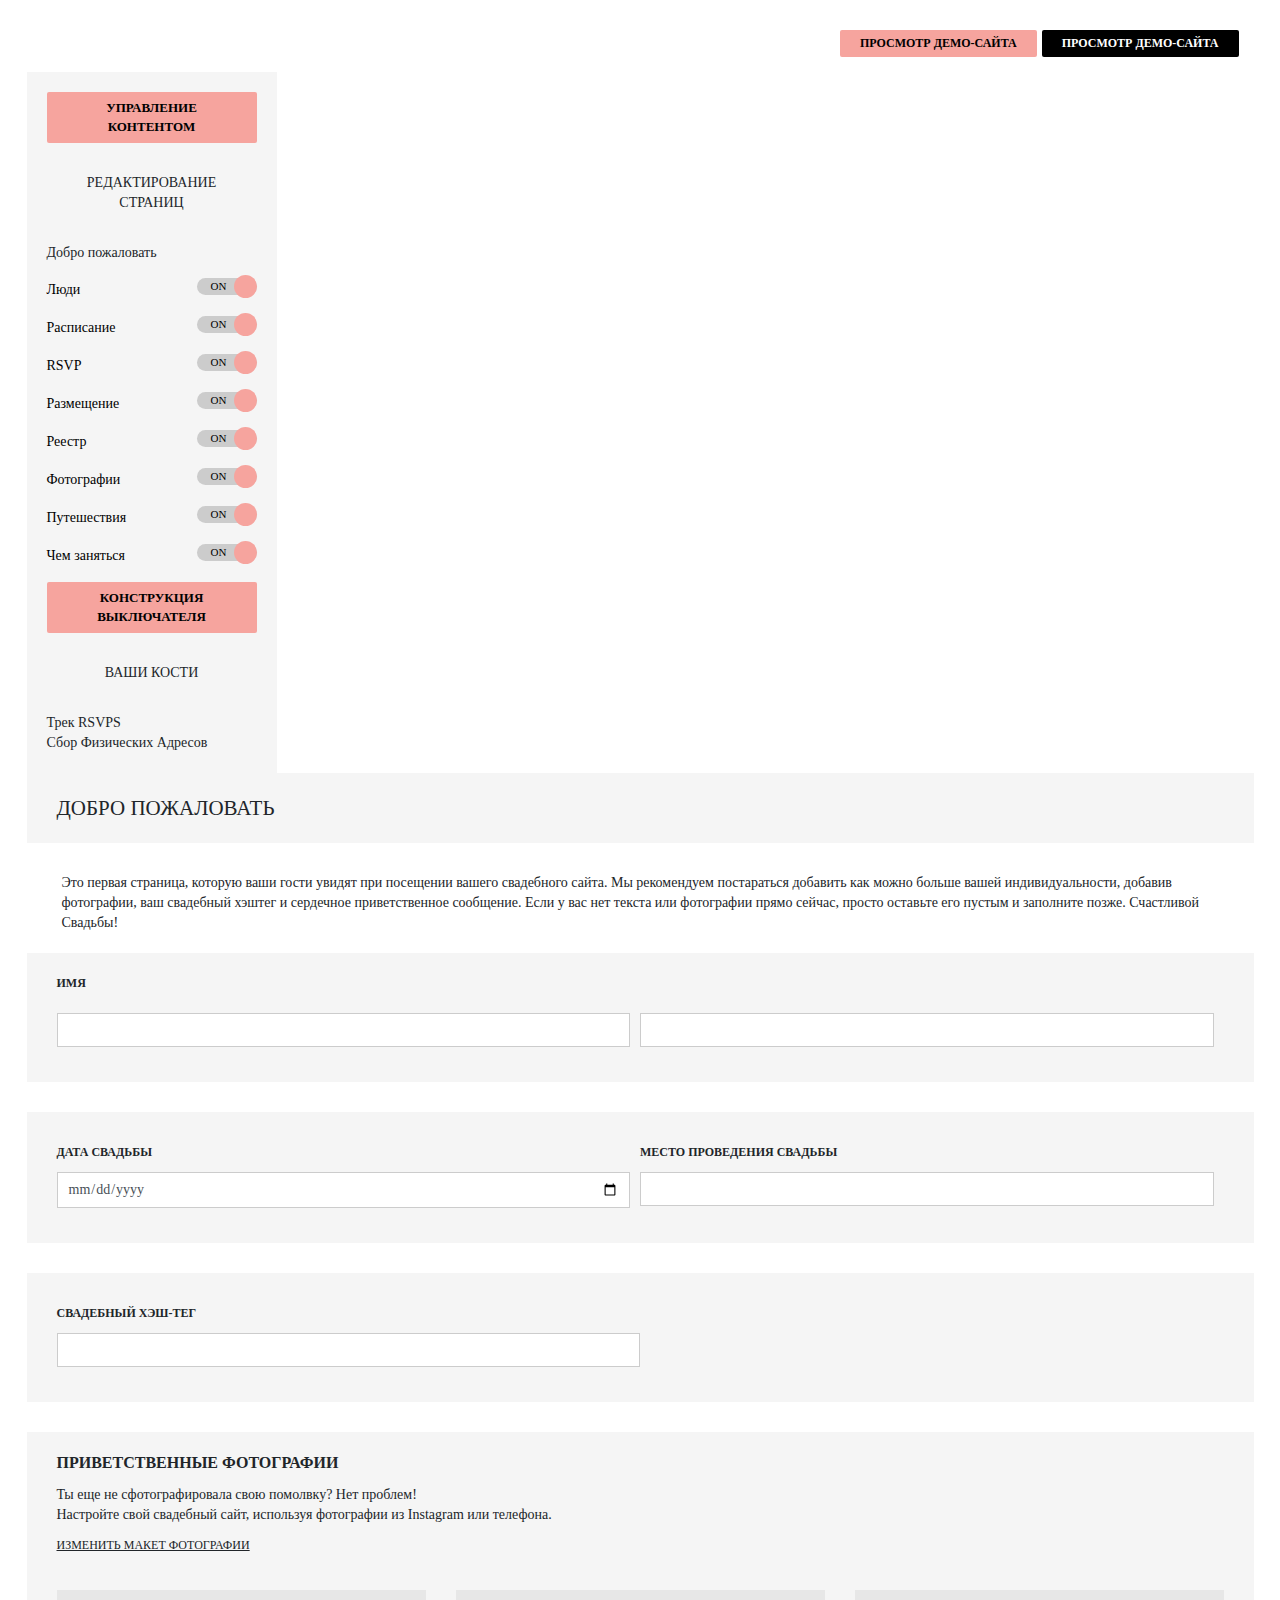
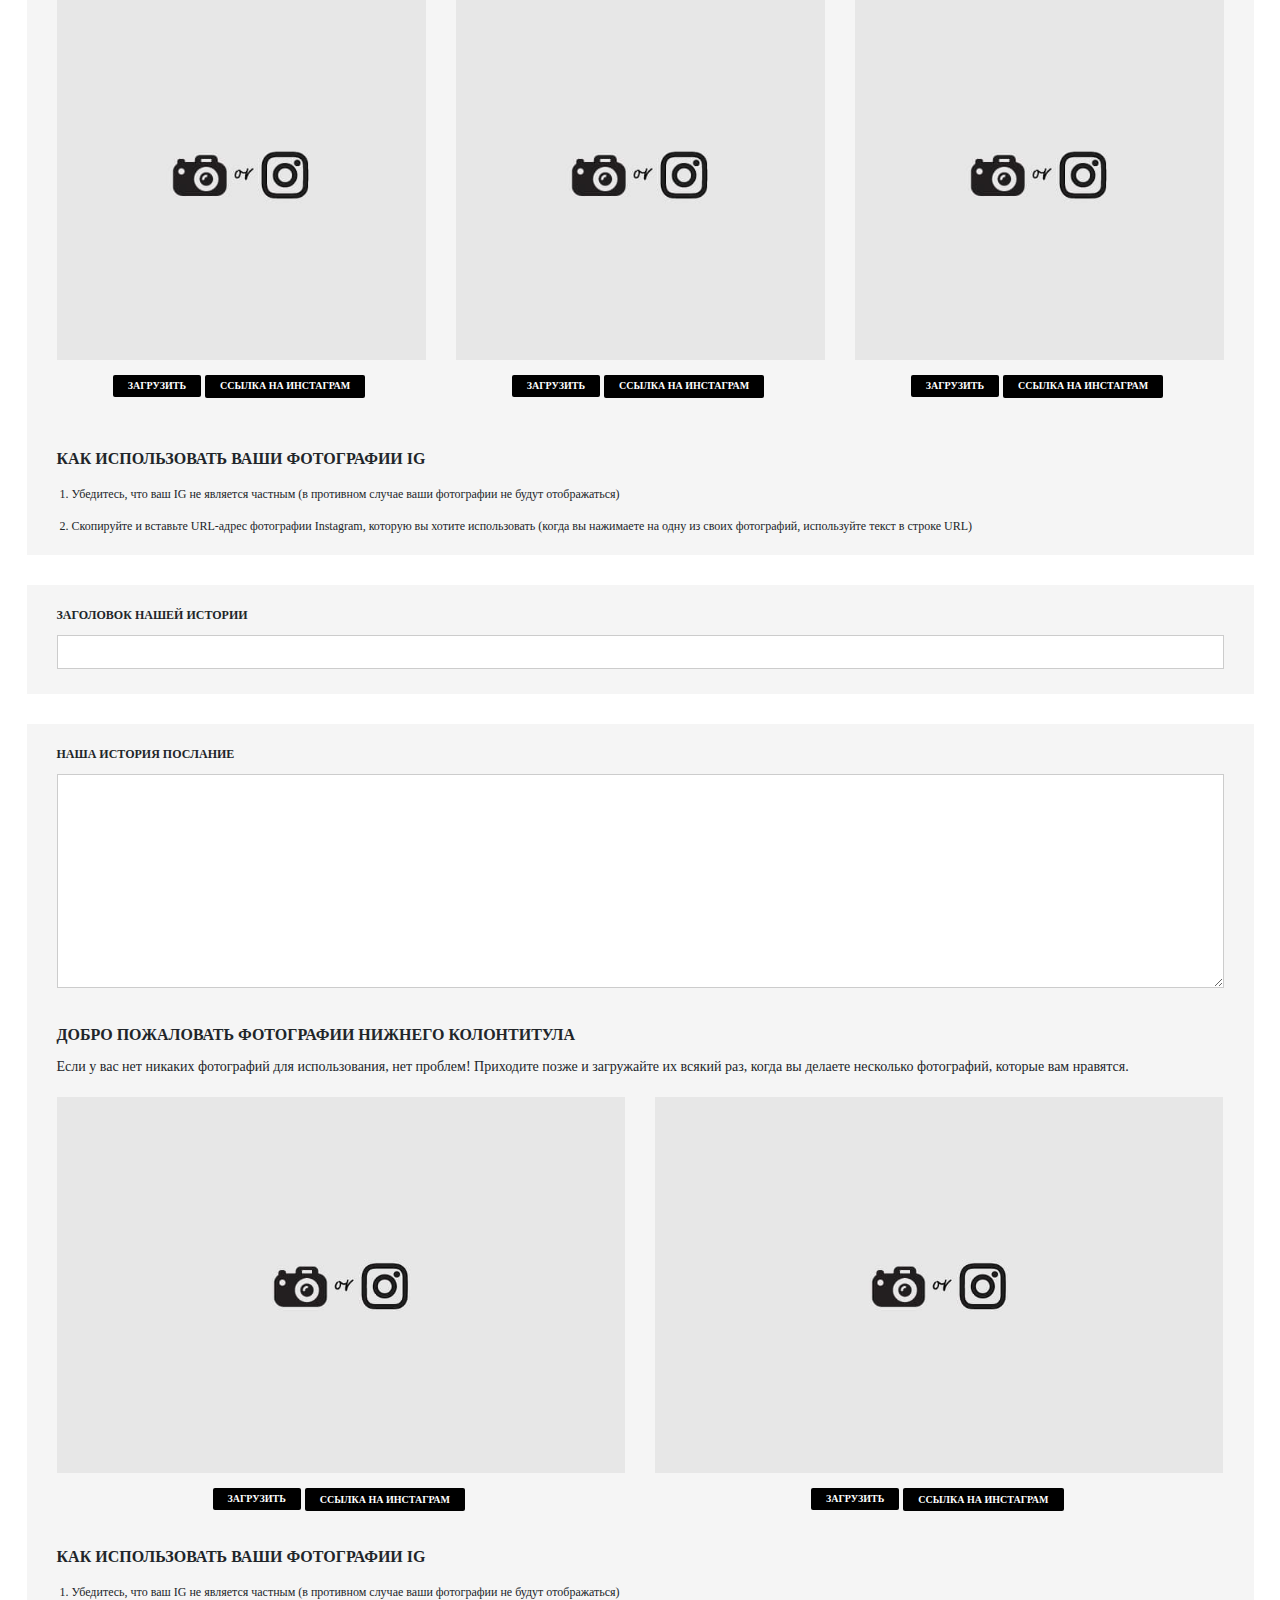
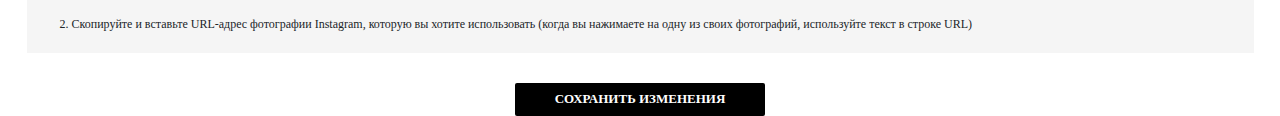
<file: welcome.html>
<!DOCTYPE html>
<html lang="ru">

<head>
    <meta charset="UTF-8">
    <meta name="viewport" content="width=device-width, initial-scale=1.0">
    <title>Document</title>
    <link rel="stylesheet" href="css/style.min.css">
</head>

<body>
    <div class="container">
        <div class="header__button">
            <div class="container">
                <div class="top__btn">
                    <button class="top__btn-demo btn btn-sm" href="#" type="button">просмотр демо-сайта</button>
                    <button class="top__btn-site btn btn-sm" href="#" type="button">просмотр демо-сайта</button>
                </div>
            </div>
        </div>
        <div class="content">
            <div class="modal"></div>
            <aside class="aside">
                <button class="btn btn-pink">управление контентом</button>
                <h4 class="aside__title">редактирование страниц</h4>
                <div class="aside__list">
                    <div class="aside__list-item">Добро пожаловать</div>
                    <div class="aside__list-item">
                        <a class="aside__list-text" href="#">Люди</a>
                        <div class="aside__list-switch">
                            <input class="toggle" type="checkbox" id="switch-1" checked>
                            <label class="switch-1" for="switch-1" data-checked="ON" data-unchecked="OFF"></label>
                        </div>
                    </div>
                    <div class="aside__list-item">
                        <a class="aside__list-text" href="#">Расписание</a>
                        <div class="aside__list-switch">
                            <input class="toggle" type="checkbox" id="switch-2" checked>
                            <label class="switch-2" for="switch-2" data-checked="ON" data-unchecked="OFF"></label>
                        </div>
                    </div>
                    <div class="aside__list-item">
                        <a class="aside__list-text" href="#">RSVP</a>
                        <div class="aside__list-switch">
                            <input class="toggle" type="checkbox" id="switch-3" checked>
                            <label class="switch-3" for="switch-3" data-checked="ON" data-unchecked="OFF"></label>
                        </div>
                    </div>
                    <div class="aside__list-item">
                        <a class="aside__list-text" href="#">Размещение</a>
                        <div class="aside__list-switch">
                            <input class="toggle" type="checkbox" id="switch-4" checked>
                            <label class="switch-4" for="switch-4" data-checked="ON" data-unchecked="OFF"></label>
                        </div>
                    </div>
                    <div class="aside__list-item">
                        <a class="aside__list-text" href="#">Реестр</a>
                        <div class="aside__list-switch">
                            <input class="toggle" type="checkbox" id="switch-5" checked>
                            <label class="switch-5" for="switch-5" data-checked="ON" data-unchecked="OFF"></label>
                        </div>
                    </div>
                    <div class="aside__list-item">
                        <a class="aside__list-text" href="#">Фотографии</a>
                        <div class="aside__list-switch">
                            <input class="toggle" type="checkbox" id="switch-6" checked>
                            <label class="switch-6" for="switch-6" data-checked="ON" data-unchecked="OFF"></label>
                        </div>
                    </div>
                    <div class="aside__list-item">
                        <a class="aside__list-text" href="#">Путешествия</a>
                        <div class="aside__list-switch">
                            <input class="toggle" type="checkbox" id="switch-7" checked>
                            <label class="switch-7" for="switch-7" data-checked="ON" data-unchecked="OFF"></label>
                        </div>
                    </div>
                    <div class="aside__list-item">
                        <a class="aside__list-text" href="#">Чем заняться</a>
                        <div class="aside__list-switch">
                            <input class="toggle" type="checkbox" id="switch-8" checked>
                            <label class="switch-8" for="switch-8" data-checked="ON" data-unchecked="OFF"></label>
                        </div>
                    </div>
                </div>
                <button class="btn btn-pink">конструкция выключателя</button>
                <p class="aside__title">Ваши кости</p>
                <div class="aside__info">
                    <p class="aside__info-first">Трек RSVPS</p>
                    <p class="aside__info-second">Сбор Физических Адресов</p>
                </div>
            </aside>
            <div class="menu">
                <button class="nav-toggle" id="nav_toggle" type="button">
                    <span class="nav-toggle__item">Menu</span>
                </button>
            </div>
            <main class="main">
                <section class="welcome">
                    <div class="welcome__intro">
                        <div class="welcome__intro-box">
                            <div class="container-fluid">
                                <h1 class="title welcome__title">Добро пожаловать</h1>
                            </div>
                        </div>
                        <div class="container-fluid">
                            <p class="welcome__text">
                                Это первая страница, которую ваши гости увидят при посещении
                                вашего свадебного сайта. Мы рекомендуем постараться
                                добавить как можно больше вашей индивидуальности, добавив
                                фотографии, ваш свадебный хэштег и сердечное приветственное
                                сообщение. Если у вас нет текста или фотографии прямо сейчас,
                                просто оставьте его пустым и заполните позже. Счастливой
                                Свадьбы!
                            </p>
                        </div>
                    </div>
                    <form class="form__welcome" enctype="multipart/form-data" method="post" action="/">
                        <div class="form__welcome-group">
                            <div class="container-fluid">
                                <div class="form__welcome-inner">
                                    <div class="label">
                                        <label class="form__label form__label-welcome">Имя</label>
                                    </div>
                                    <div class="form__welcome-items">
                                        <div class="form__welcome-item">
                                            <input class="form__input form__input-welcom" name="input-name" type="text">
                                        </div>
                                        <div class="form__welcome-item">
                                            <input class="form__input form__input-welcom" name="input-name" type="text">
                                        </div>
                                    </div>
                                </div>
                            </div>
                        </div>
                        <div class="form__welcome-group">
                            <div class="container-fluid">
                                <div class="form__welcome-inner">
                                    <div class="label">
                                    </div>
                                    <div class="form__welcome-items">
                                        <div class="form__welcome-item">
                                            <label class="form__label form__label-welcome">ДАТА СВАДЬБЫ</label>
                                            <input class="form__input form__input-welcom" name="input-date" type="date">
                                        </div>
                                        <div class="form__welcome-item">
                                            <label class="form__label form__label-welcome">МЕСТО ПРОВЕДЕНИЯ
                                                СВАДЬБЫ</label>
                                            <input class="form__input form__input-welcom" name="input-name" type="text">
                                        </div>
                                    </div>
                                </div>
                            </div>
                        </div>
                        <div class="form__welcome-group">
                            <div class="container-fluid">
                                <div class="form__welcome-inner">
                                    <div class="label">
                                    </div>
                                    <div class="form__welcome-items">
                                        <div class="form__welcome-item">
                                            <label class="form__label form__label-welcome">СВАДЕБНЫЙ ХЭШ-ТЕГ</label>
                                            <input class="form__input form__input-welcom" name="input-hashtag"
                                                type="text">
                                        </div>
                                    </div>
                                </div>
                            </div>
                        </div>
                        <div class="form__welcome-group">
                            <div class="container-fluid">
                                <div class="hello__content">
                                    <h2 class="title hello__title">ПРИВЕТСТВЕННЫЕ ФОТОГРАФИИ</h2>
                                    <div class="hello__text">
                                        <p>Ты еще не сфотографировала свою помолвку? Нет проблем!</p>
                                        <p>Настройте свой свадебный сайт, используя фотографии из Instagram
                                            или телефона.</p>
                                    </div>
                                    <a class="hello__link" href="index.html">ИЗМЕНИТЬ МАКЕТ ФОТОГРАФИИ</a>
                                </div>
                            </div>
                            <div class="download__images-inner">
                                <div class="download__images-item">
                                    <img class="download__images-img" src="images/download-img.jpg" alt="download">
                                    <div class="input__images-inner">
                                        <div class="input__images-item">
                                            <input class="input__images" id="file" accept="image/*" type="file">
                                            <label class="label__file" for="file">Загрузить</label>
                                        </div>
                                        <div class="input__images-item">
                                            <button class="btn-download">ссылка на инстаграм</button>
                                        </div>
                                    </div>
                                    
                                </div>
                                <div class="download__images-item">
                                    <img class="download__images-img" src="images/download-img.jpg" alt="download">
                                    <div class="input__images-inner">
                                        <div class="input__images-item">
                                            <input class="input__images" id="file" accept="image/*" type="file">
                                            <label class="label__file" for="file">Загрузить</label>
                                        </div>
                                        <div class="input__images-item">
                                            <button class="btn-download">ссылка на инстаграм</button>
                                        </div>
                                    </div>
                                </div>
                                <div class="download__images-item">
                                    <img class="download__images-img" src="images/download-img.jpg" alt="download">
                                    <div class="input__images-inner">
                                        <div class="input__images-item">
                                            <input class="input__images" id="file" accept="image/*" type="file">
                                            <label class="label__file" for="file">Загрузить</label>
                                        </div>
                                        <div class="input__images-item">
                                            <button class="btn-download">ссылка на инстаграм</button>
                                        </div>
                                    </div>
                                </div>
                            </div>
                            <div class="hello__content">
                                <div class="container-fluid">
                                    <h2 class="title hello__title">КАК ИСПОЛЬЗОВАТЬ ВАШИ ФОТОГРАФИИ IG</h2>
                                    <div class="hello__list-ml">
                                        <ol class="hello__list">
                                            <li class="hello__list-item">Убедитесь, что ваш IG не является частным (в
                                                противном
                                                случае ваши фотографии не будут отображаться)</li>
                                            <li class="hello__list-item">Скопируйте и вставьте URL-адрес фотографии
                                                Instagram,
                                                которую вы хотите использовать (когда вы нажимаете на одну из
                                                своих фотографий, используйте текст в строке URL)</li>
                                        </ol>
                                    </div>
                                </div>
                            </div>
                        </div>
                        <div class="form__welcome-group">
                            <div class="container-fluid">
                                <label class="form__label form__label-welcome">ЗАГОЛОВОК НАШЕЙ ИСТОРИИ</label>
                                <input class="form__input form__input-welcom" name="input-history" type="text">
                            </div>
                        </div>
                        <div class="form__welcome-group">
                            <div class="container-fluid">
                                <label class="form__label form__label-welcome">НАША ИСТОРИЯ ПОСЛАНИЕ</label>
                                <textarea class="form__textarea" name="input-text"></textarea>
                                <div class="hello__content">
                                    <h2 class="title hello__title">ДОБРО ПОЖАЛОВАТЬ ФОТОГРАФИИ НИЖНЕГО КОЛОНТИТУЛА</h2>
                                    <div class="hello__text">
                                        <p>Если у вас нет никаких фотографий для использования, нет проблем! Приходите
                                            позже
                                            и загружайте их
                                            всякий раз, когда вы делаете несколько фотографий, которые вам нравятся.</p>
                                    </div>
                                </div>
                            </div>
                            <div class="upload__photo">
                                <div class="upload__photo__inner">
                                    <div class="upload__photo__item">
                                        <img class="upload__input-img" src="images/download-img2.jpg" alt="upload">
                                        <div class="upload__btn">
                                            <div class="upload__btn-item">
                                                <input class="input__images" id="file" accept="image/*" type="file">
                                                <label class="label__file" for="file">Загрузить</label>
                                            </div>
                                            <div class="upload__btn-item">
                                                <button class="btn-download">ссылка на инстаграм</button>
                                            </div>
                                        </div>
                                    </div>
                                    <div class="upload__photo__item">
                                        <img class="upload__input-img" src="images/download-img2.jpg" alt="upload">
                                        <div class="upload__btn">
                                            <div class="upload__btn-item">
                                                <input class="input__images" id="file" accept="image/*" type="file">
                                                <label class="label__file" for="file">Загрузить</label>
                                            </div>
                                            <div class="upload__btn-item">
                                                <button class="btn-download">ссылка на инстаграм</button>
                                            </div>
                                        </div>
                                    </div>
                                </div>
                            </div>
                            <div class="hello__content">
                                <div class="container-fluid">
                                    <h2 class="title hello__title">КАК ИСПОЛЬЗОВАТЬ ВАШИ ФОТОГРАФИИ IG</h2>
                                    <div class="hello__list-ml">
                                        <ol class="hello__list">
                                            <li class="hello__list-item">Убедитесь, что ваш IG не является частным (в
                                                противном
                                                случае ваши фотографии не будут отображаться)</li>
                                            <li class="hello__list-item">Скопируйте и вставьте URL-адрес фотографии
                                                Instagram,
                                                которую вы хотите использовать (когда вы нажимаете на одну из
                                                своих фотографий, используйте текст в строке URL)</li>
                                        </ol>
                                    </div>
                                </div>
                            </div>
                        </div>
                        <div class="btn__saveChanges">
                            <button class="btn btn-dark btn__save" type="submit">Сохранить изменения</button>
                        </div>
                    </form>


                </section>
            </main>
        </div>













        <script src="js/main.min.js"></script>
</body>

</html>
</file>
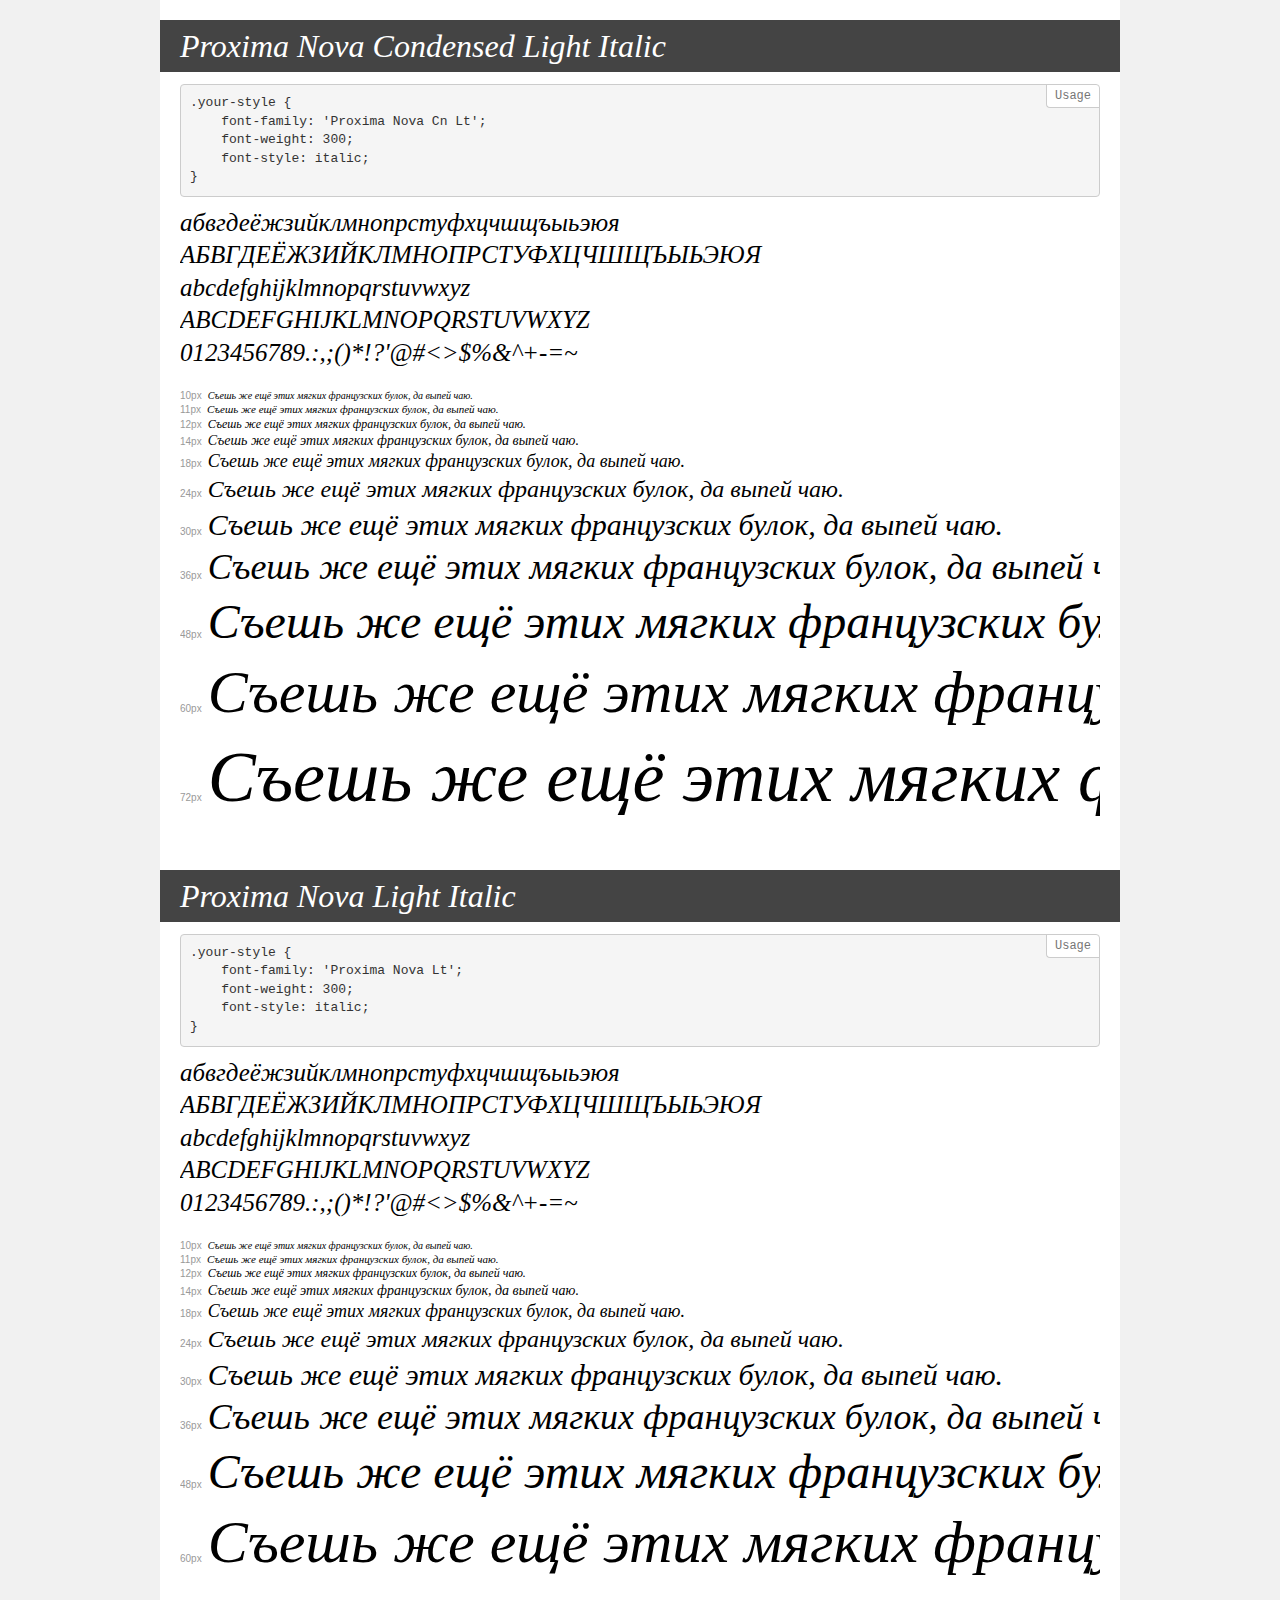
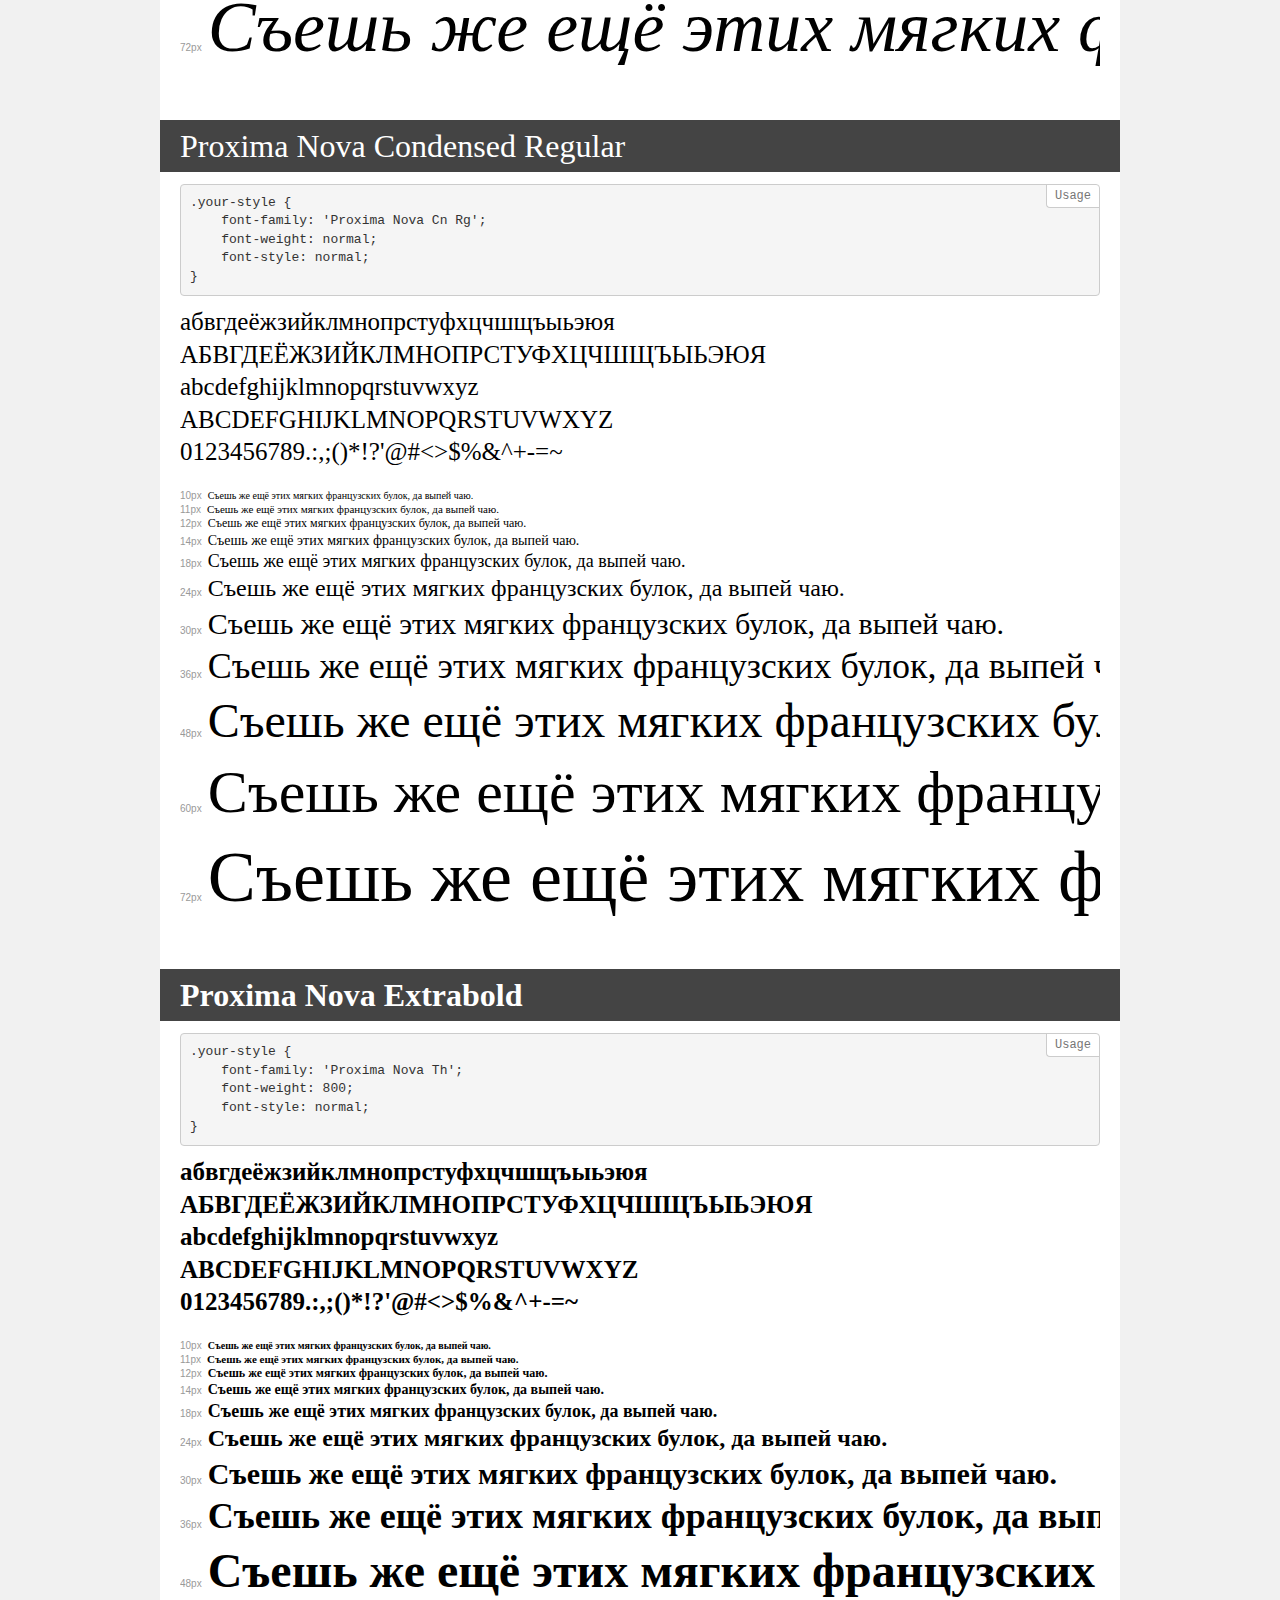
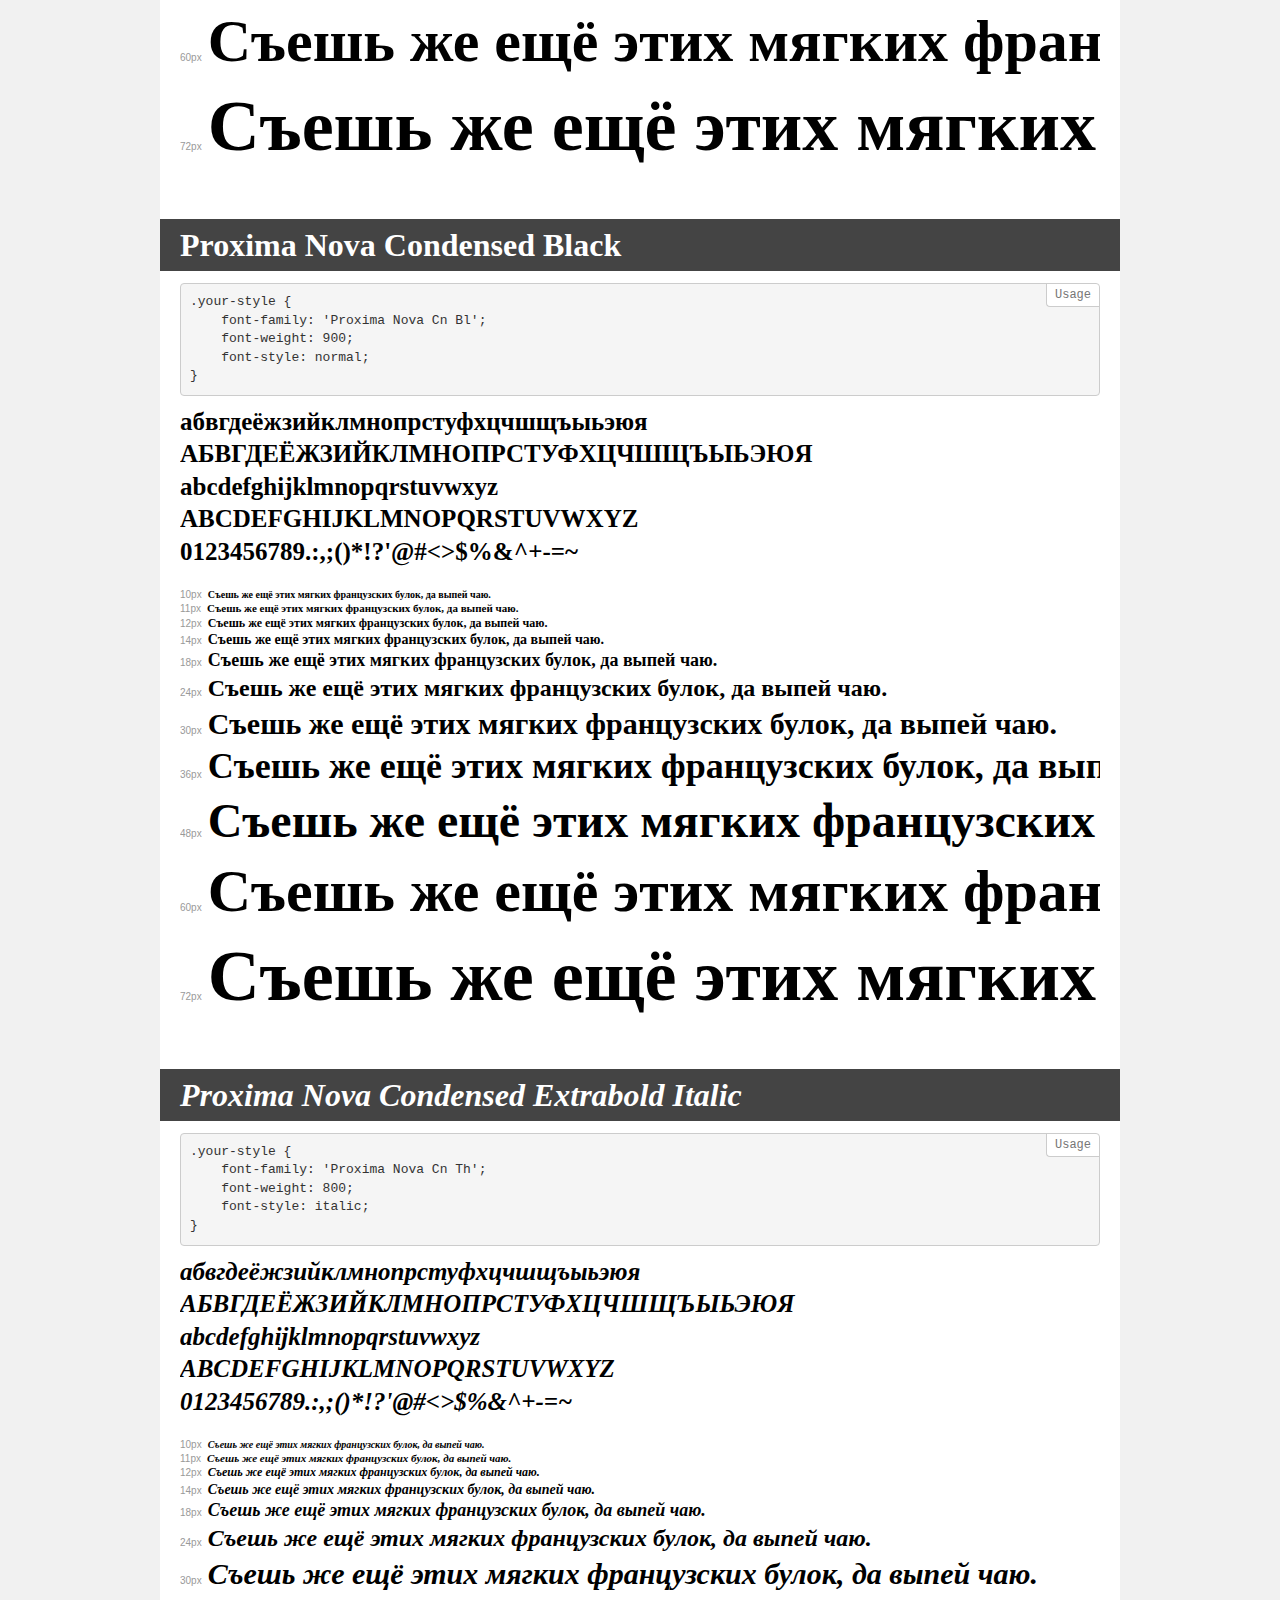
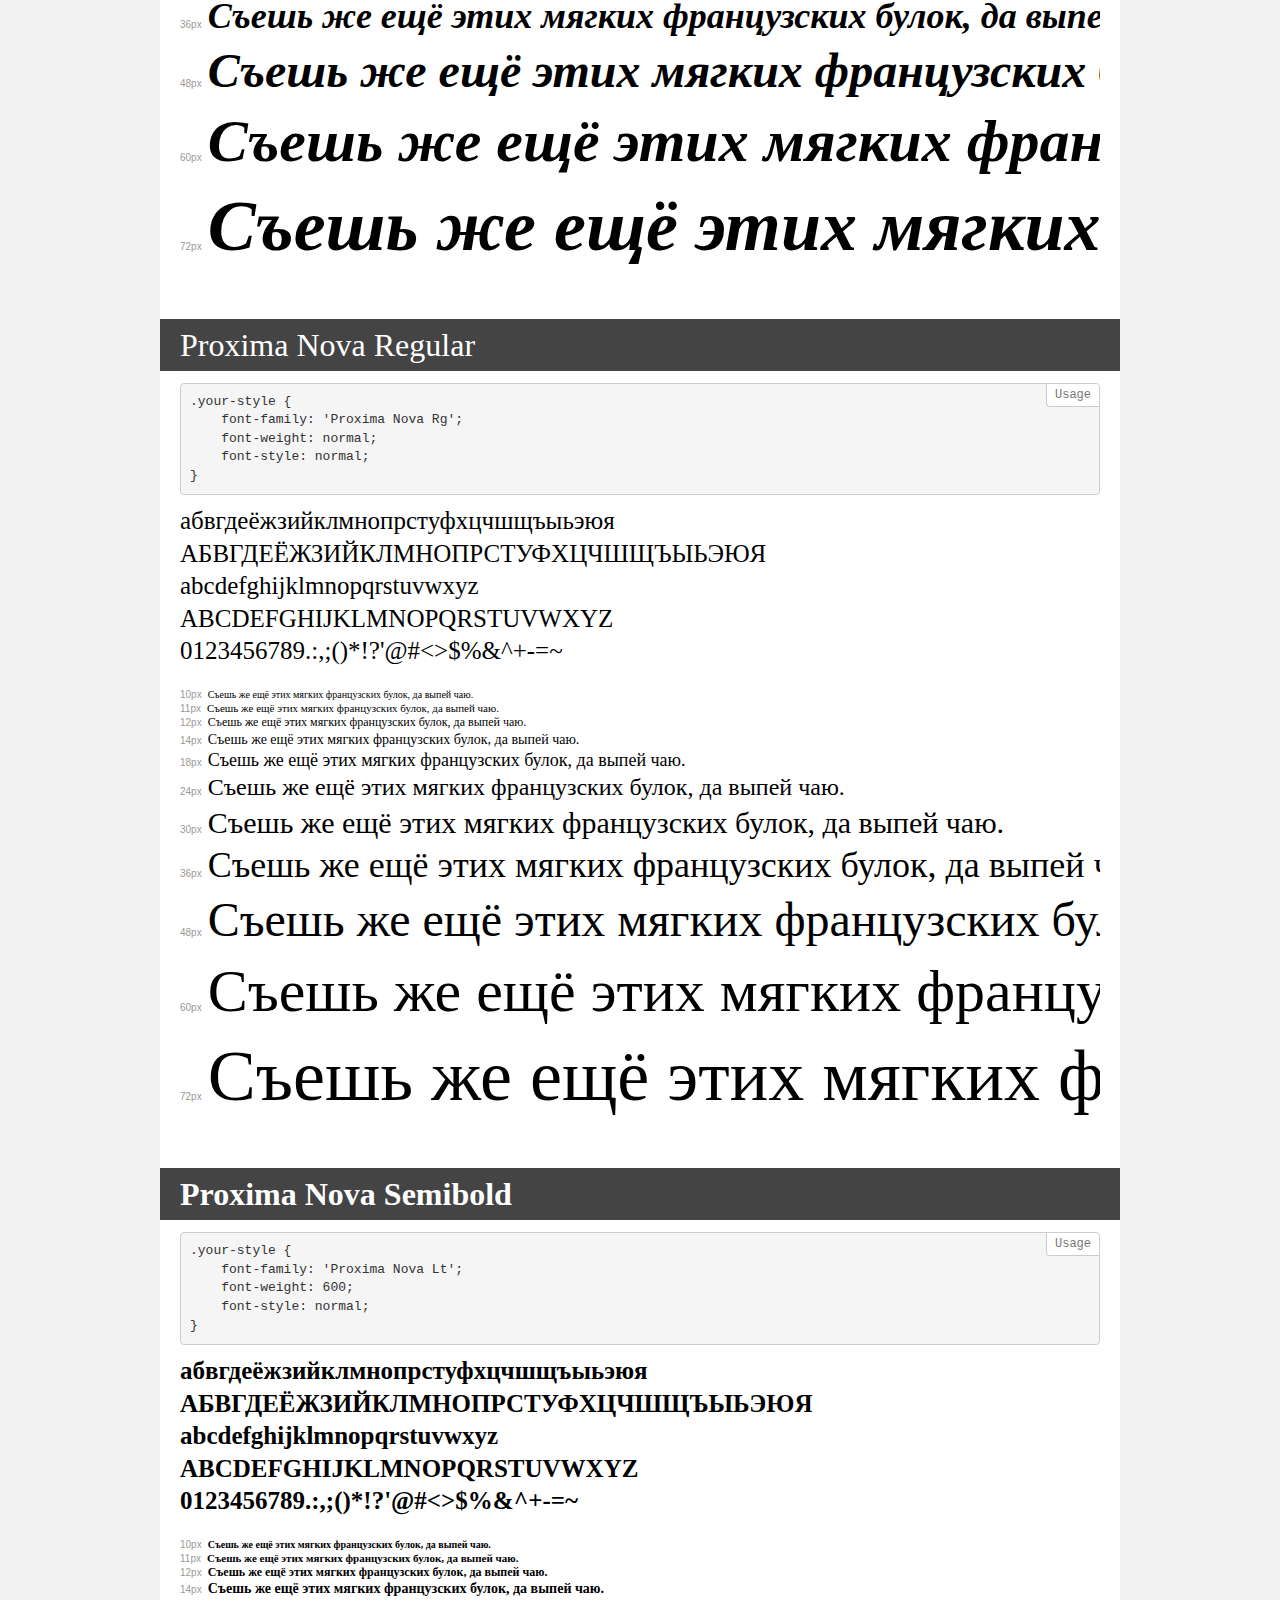
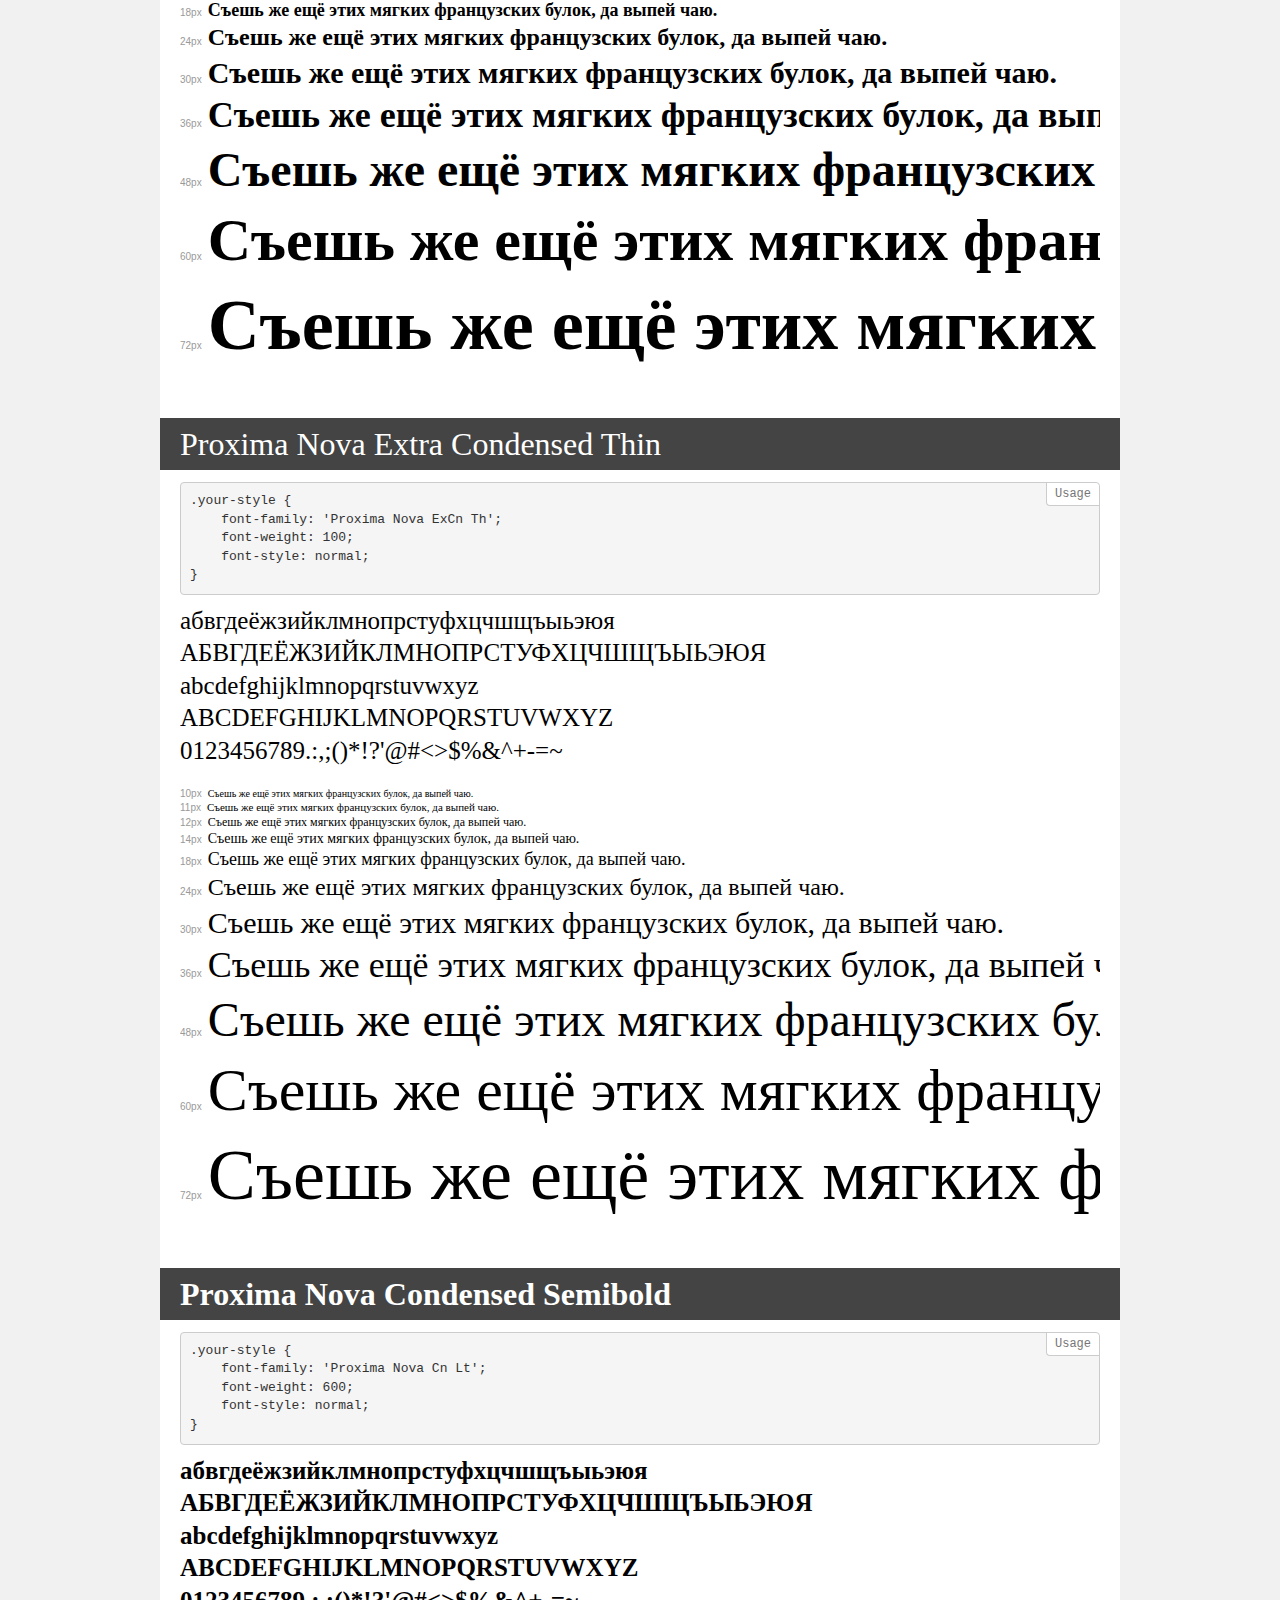
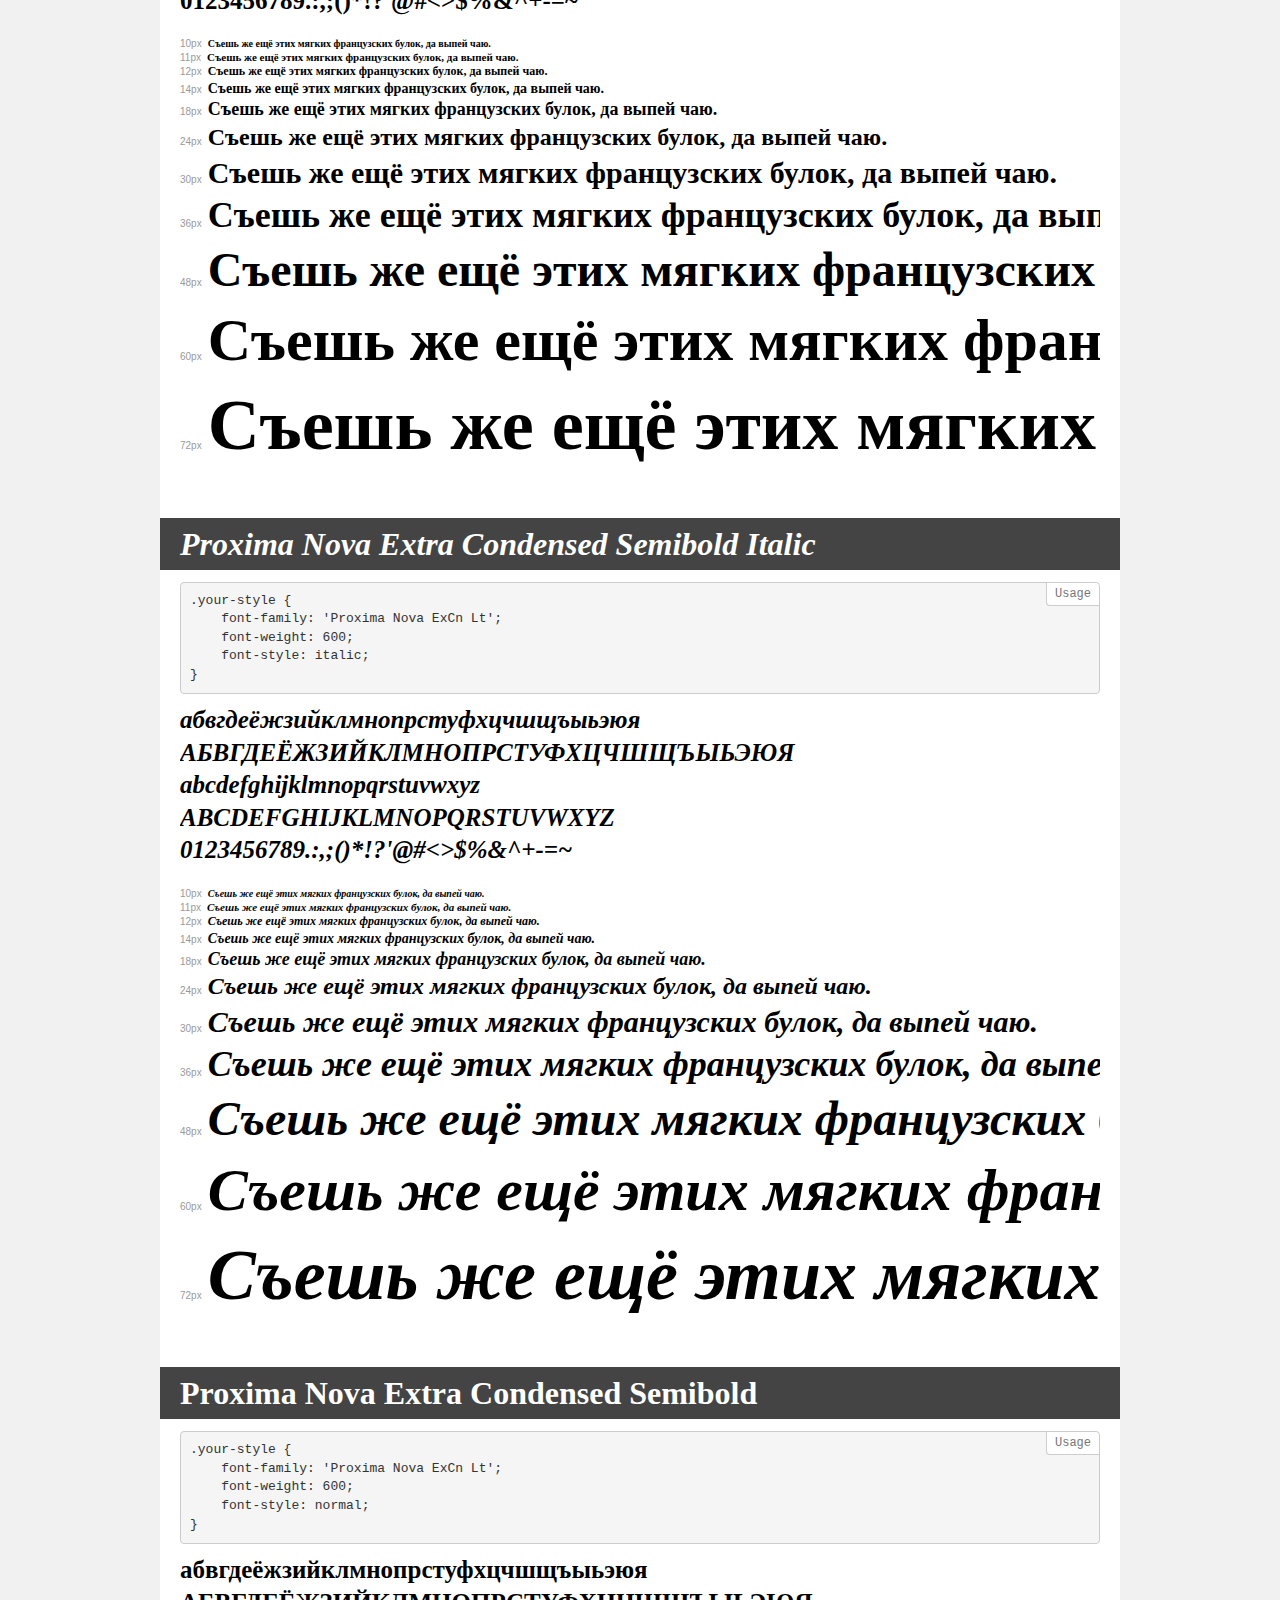
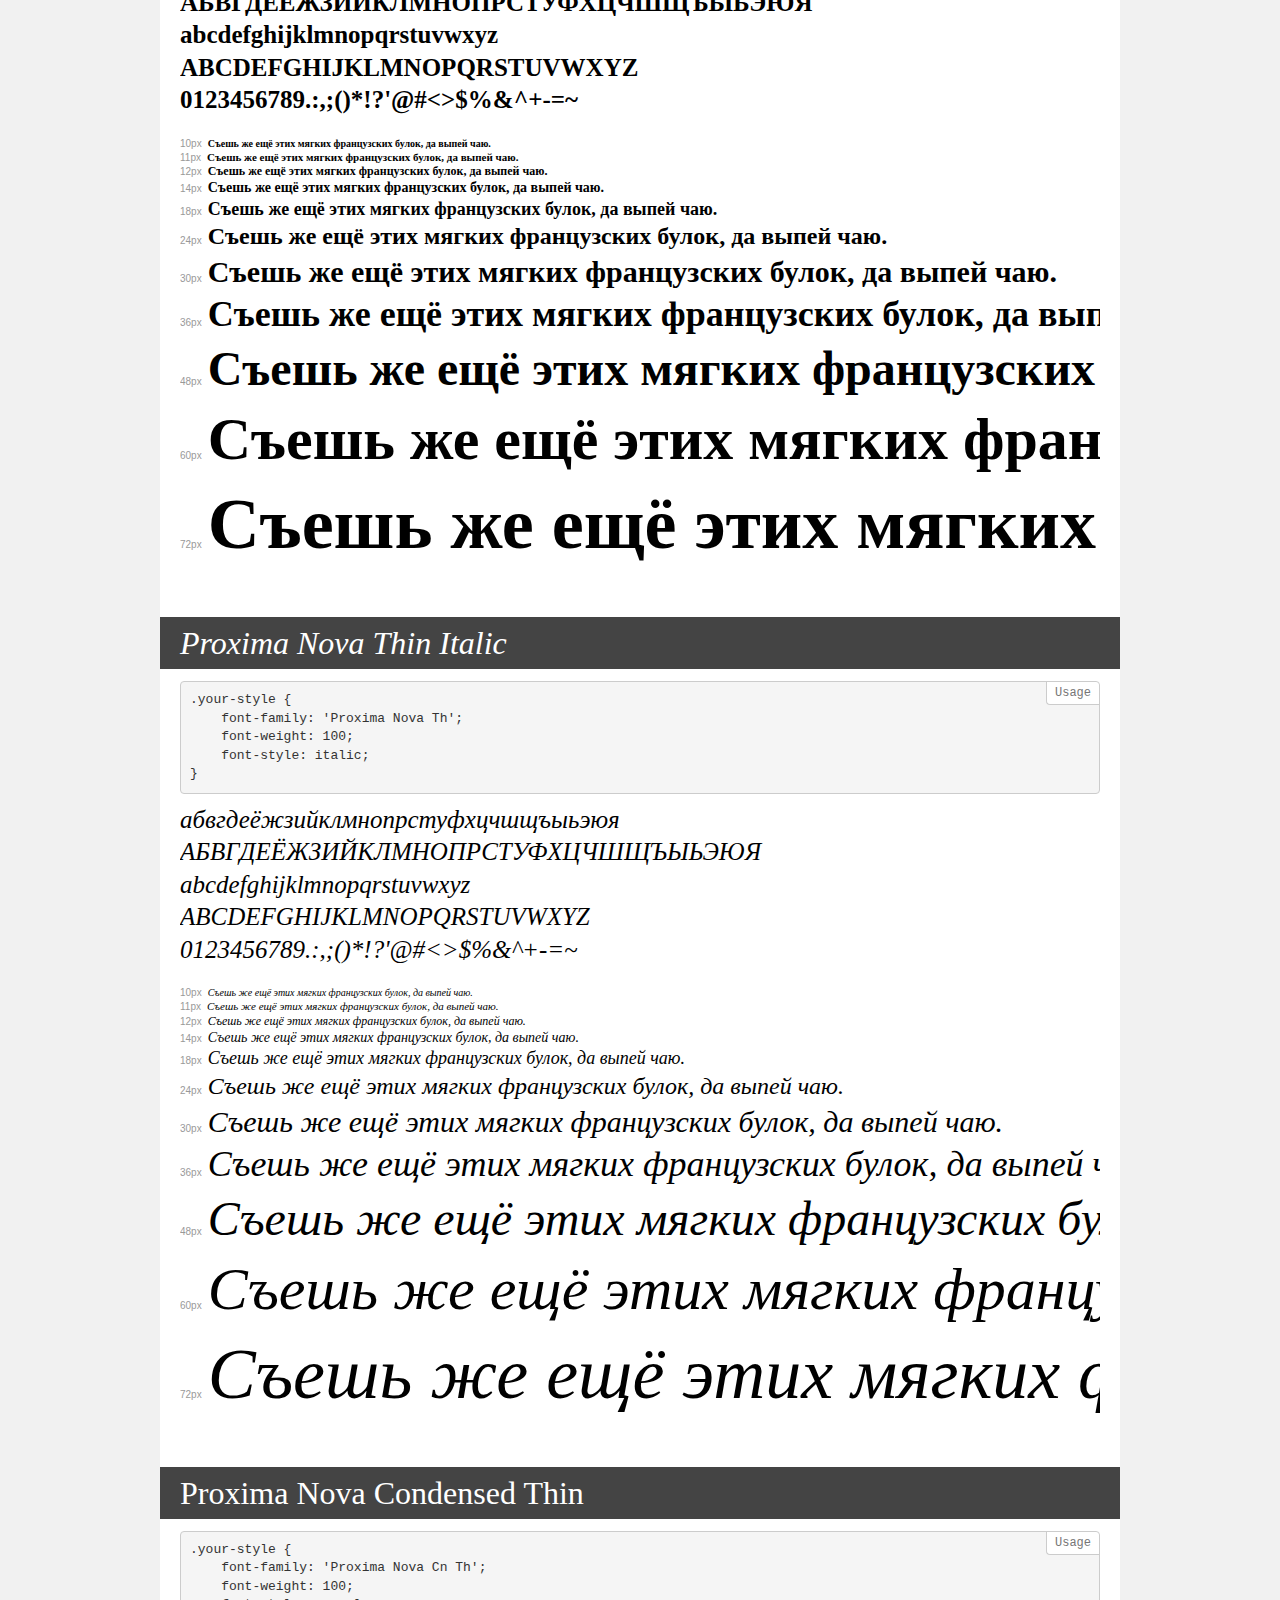
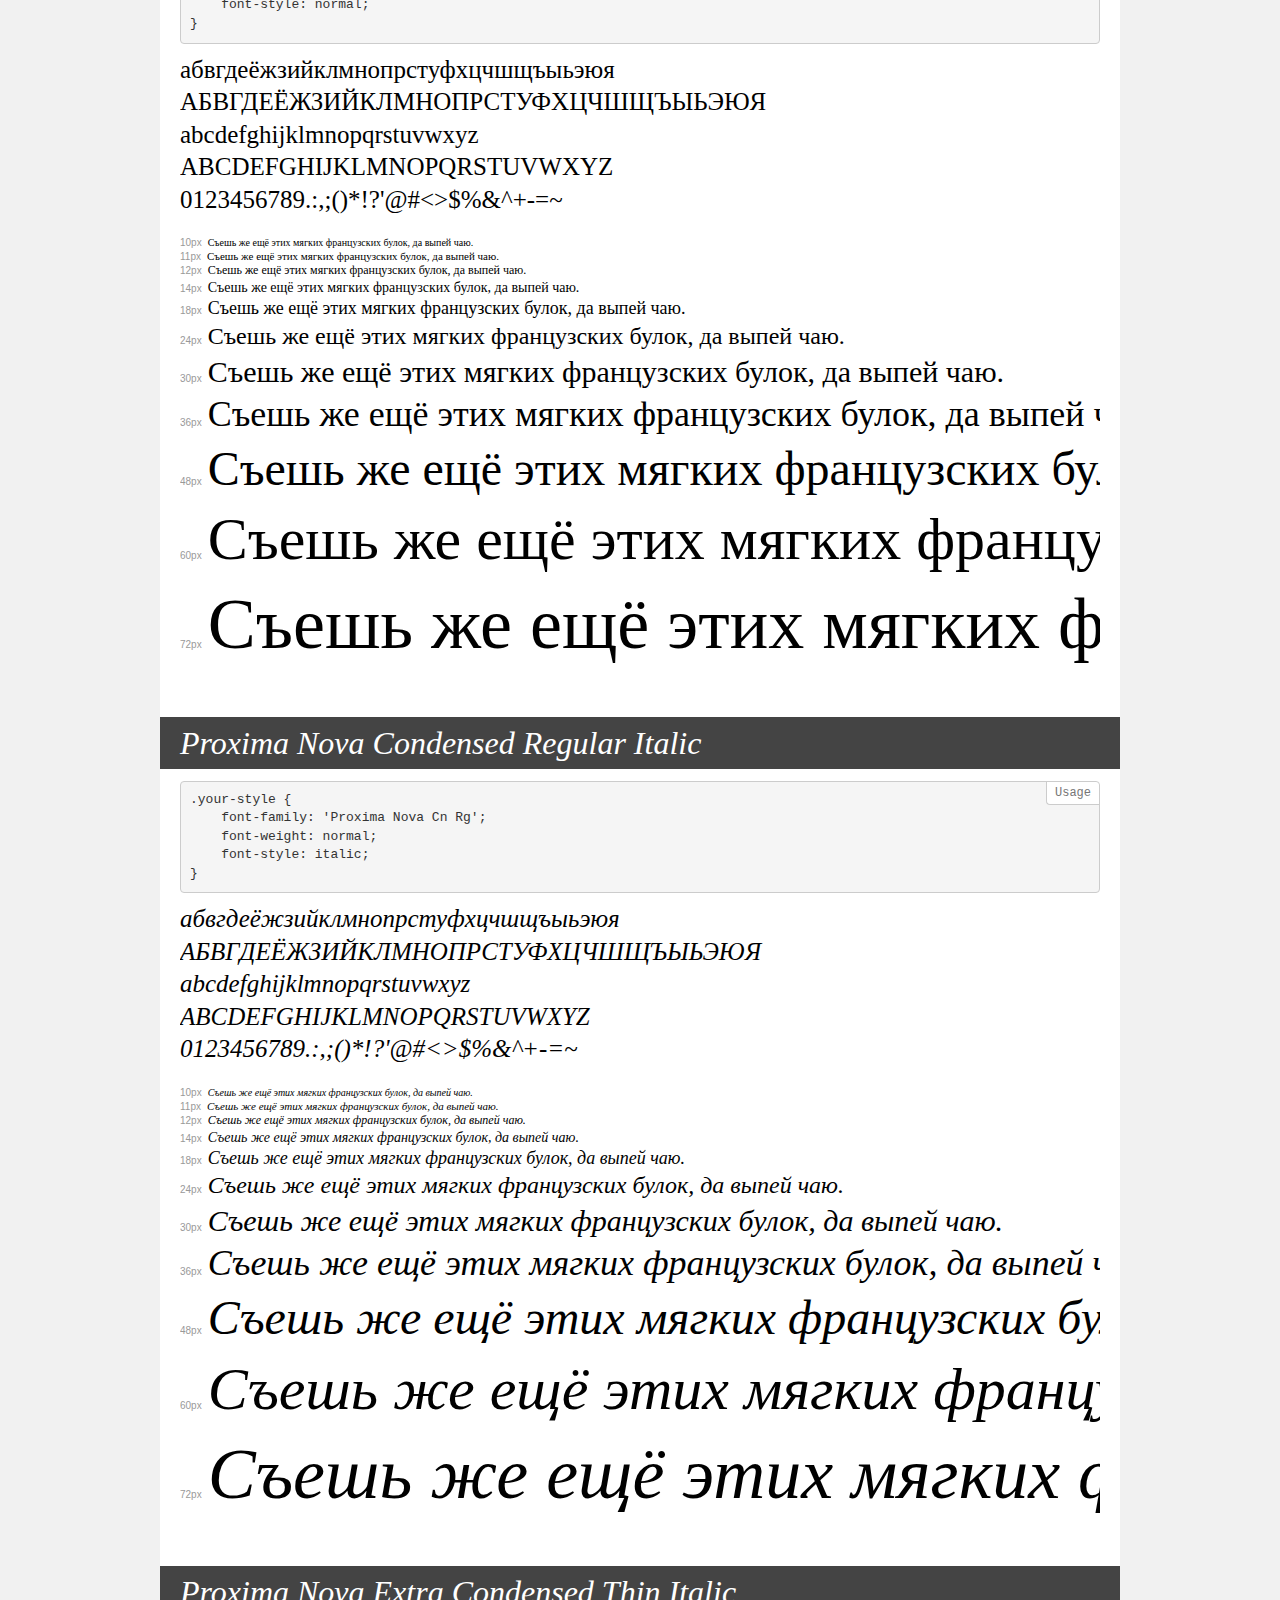
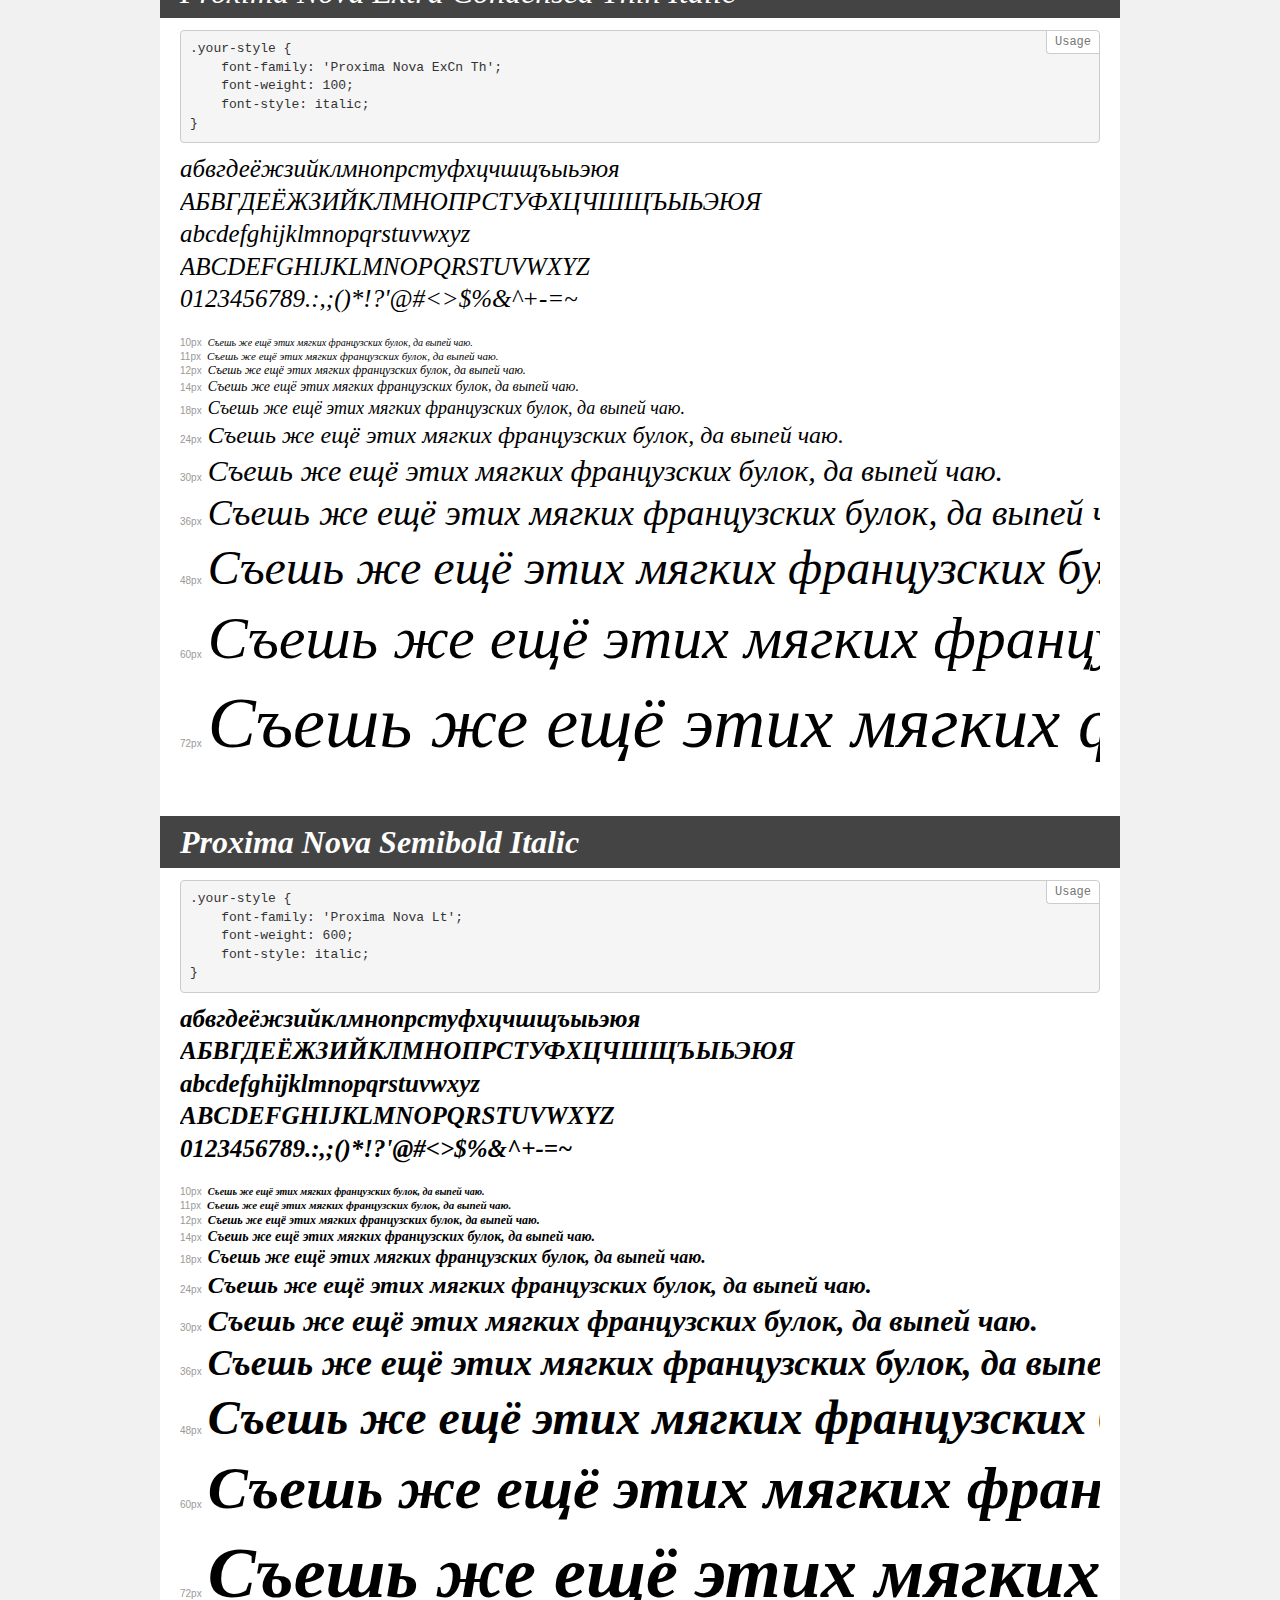
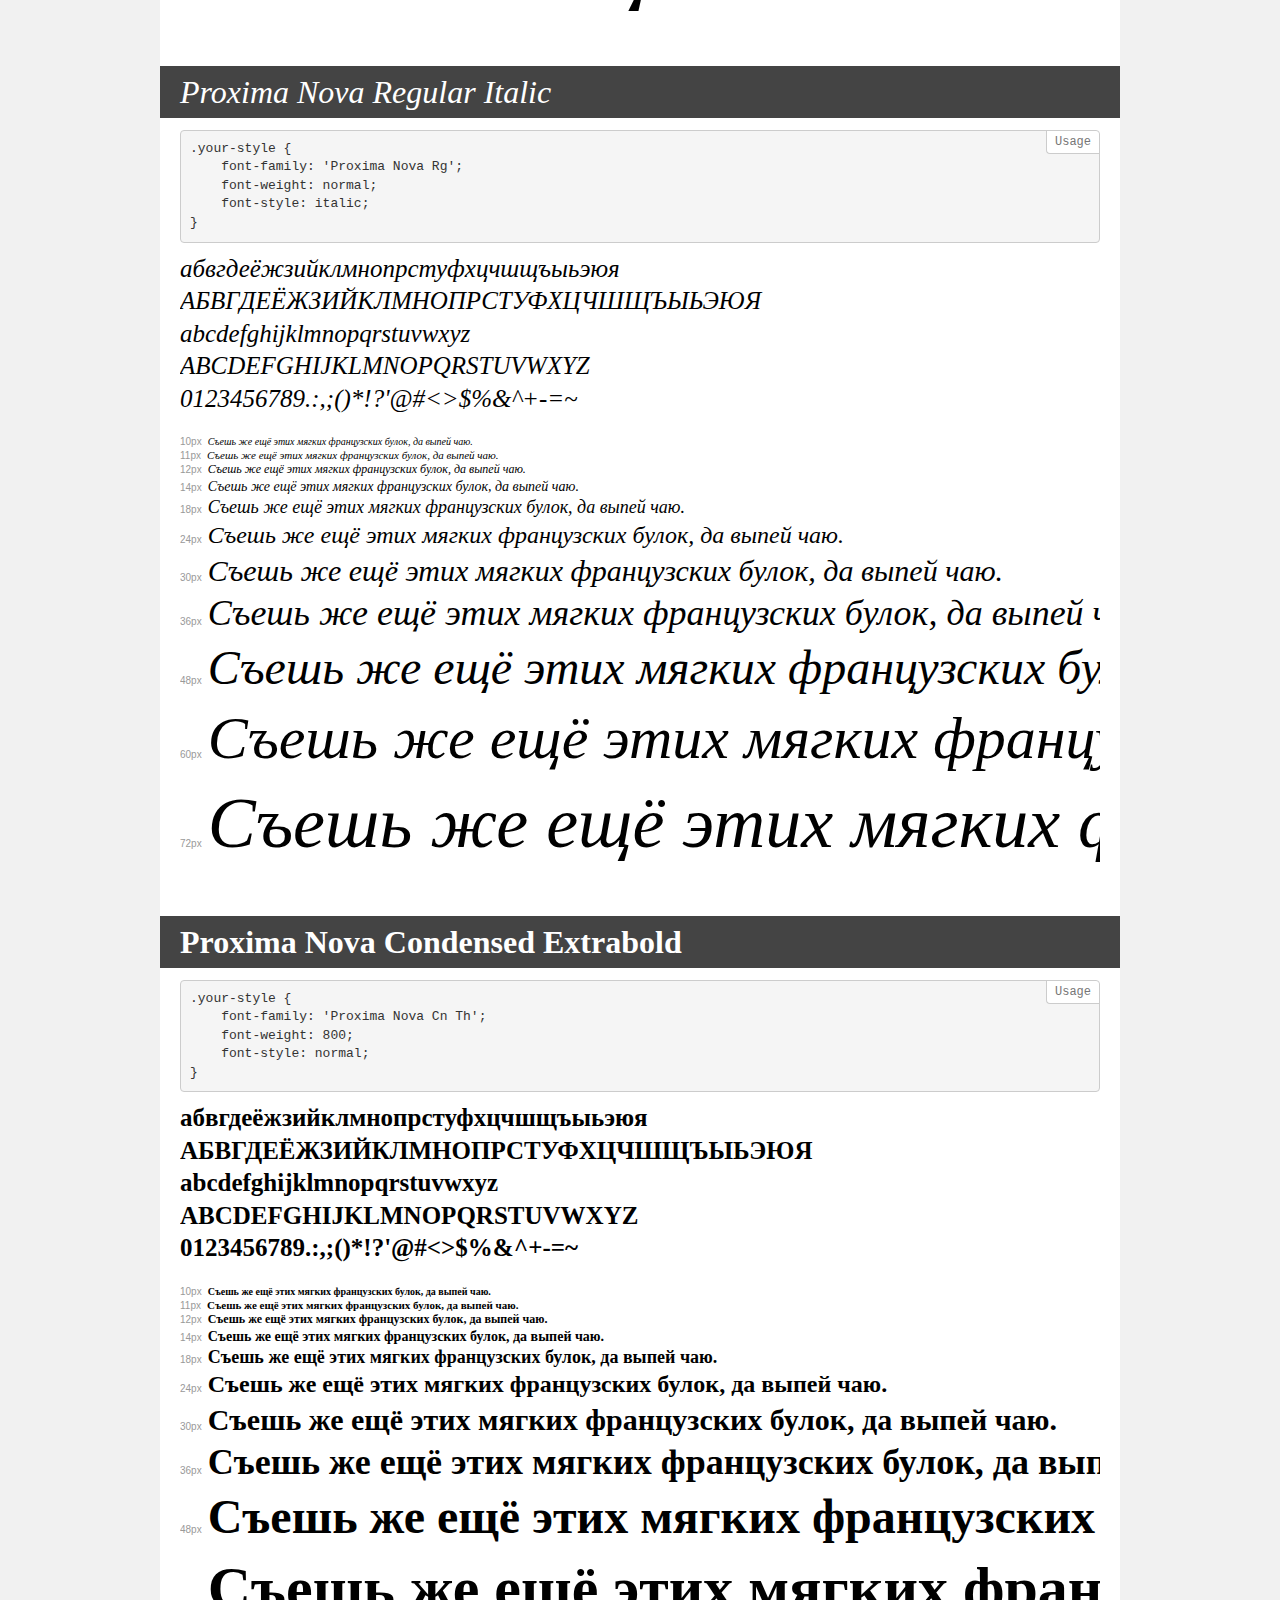
<file: fonts/demo.html>
<!DOCTYPE html>
<html>
<head>
	<meta charset="utf-8">
	<meta http-equiv="X-UA-Compatible" content="IE=edge">
	<meta name="viewport" content="width=device-width, initial-scale=1">
	<meta name="robots" content="noindex, noarchive">
	<title>Transfonter demo</title>
	<link href="stylesheet.css" rel="stylesheet">
	<style>
		/*
		http://meyerweb.com/eric/tools/css/reset/
		v2.0 | 20110126
		License: none (public domain)
		*/
		html, body, div, span, applet, object, iframe,
		h1, h2, h3, h4, h5, h6, p, blockquote, pre,
		a, abbr, acronym, address, big, cite, code,
		del, dfn, em, img, ins, kbd, q, s, samp,
		small, strike, strong, sub, sup, tt, var,
		b, u, i, center,
		dl, dt, dd, ol, ul, li,
		fieldset, form, label, legend,
		table, caption, tbody, tfoot, thead, tr, th, td,
		article, aside, canvas, details, embed,
		figure, figcaption, footer, header, hgroup,
		menu, nav, output, ruby, section, summary,
		time, mark, audio, video {
			margin: 0;
			padding: 0;
			border: 0;
			font-size: 100%;
			font: inherit;
			vertical-align: baseline;
		}
		/* HTML5 display-role reset for older browsers */
		article, aside, details, figcaption, figure,
		footer, header, hgroup, menu, nav, section {
			display: block;
		}
		body {
			line-height: 1;
		}
		ol, ul {
			list-style: none;
		}
		blockquote, q {
			quotes: none;
		}
		blockquote:before, blockquote:after,
		q:before, q:after {
			content: '';
			content: none;
		}
		table {
			border-collapse: collapse;
			border-spacing: 0;
		}
		/* common styles */
		body {
			background: #f1f1f1;
			color: #000;
		}
		.page {
			background: #fff;
			width: 920px;
			margin: 0 auto;
			padding: 20px 20px 0 20px;
			overflow: hidden;
		}
		.font-container {
			overflow-x: auto;
			overflow-y: hidden;
			margin-bottom: 40px;
			line-height: 1.3;
			white-space: nowrap;
			padding-bottom: 5px;
		}
		h1 {
			position: relative;
			background: #444;
			font-size: 32px;
			color: #fff;
			padding: 10px 20px;
			margin: 0 -20px 12px -20px;
		}
		.letters {
			font-size: 25px;
			margin-bottom: 20px;
		}
		.s10:before {
			content: '10px';
		}
		.s11:before {
			content: '11px';
		}
		.s12:before {
			content: '12px';
		}
		.s14:before {
			content: '14px';
		}
		.s18:before {
			content: '18px';
		}
		.s24:before {
			content: '24px';
		}
		.s30:before {
			content: '30px';
		}
		.s36:before {
			content: '36px';
		}
		.s48:before {
			content: '48px';
		}
		.s60:before {
			content: '60px';
		}
		.s72:before {
			content: '72px';
		}
		.s10:before, .s11:before, .s12:before, .s14:before,
		.s18:before, .s24:before, .s30:before, .s36:before,
		.s48:before, .s60:before, .s72:before {
			font-family: Arial, sans-serif;
			font-size: 10px;
			font-weight: normal;
			font-style: normal;
			color: #999;
			padding-right: 6px;
		}
		pre {
			display: block;
			position: relative;
			padding: 9px;
			margin: 0 0 10px;
			font-family: Monaco, Menlo, Consolas, "Courier New", monospace !important;
			font-size: 13px;
			line-height: 1.428571429;
			color: #333;
			font-weight: normal !important;
			font-style: normal !important;
			background-color: #f5f5f5;
			border: 1px solid #ccc;
			overflow-x: auto;
			border-radius: 4px;
		}
		pre:after {
			display: block;
			position: absolute;
			right: 0;
			top: 0;
			content: 'Usage';
			line-height: 1;
			padding: 5px 8px;
			font-size: 12px;
			color: #767676;
			background-color: #fff;
			border: 1px solid #ccc;
			border-right: none;
			border-top: none;
			border-radius: 0 4px 0 4px;
			z-index: 10;
		}
		/* responsive */
		@media (max-width: 959px) {
			.page {
				width: auto;
				margin: 0;
			}
		}
	</style>
</head>
<body>
<div class="page">
	<div class="demo" style="font-family: 'Proxima Nova Cn Lt'; font-weight: 300; font-style: italic;">
		<h1>Proxima Nova Condensed Light Italic</h1>
		<pre>.your-style {
    font-family: 'Proxima Nova Cn Lt';
    font-weight: 300;
    font-style: italic;
}</pre>
		<div class="font-container">
			<p class="letters">
				абвгдеёжзийклмнопрстуфхцчшщъыьэюя <br />
				АБВГДЕЁЖЗИЙКЛМНОПРСТУФХЦЧШЩЪЫЬЭЮЯ <br />
				abcdefghijklmnopqrstuvwxyz <br />
				ABCDEFGHIJKLMNOPQRSTUVWXYZ <br />				0123456789.:,;()*!?'@#<>$%&^+-=~
			</p>
			<p class="s10" style="font-size: 10px;">Съешь же ещё этих мягких французских булок, да выпей чаю.</p>
			<p class="s11" style="font-size: 11px;">Съешь же ещё этих мягких французских булок, да выпей чаю.</p>
			<p class="s12" style="font-size: 12px;">Съешь же ещё этих мягких французских булок, да выпей чаю.</p>
			<p class="s14" style="font-size: 14px;">Съешь же ещё этих мягких французских булок, да выпей чаю.</p>
			<p class="s18" style="font-size: 18px;">Съешь же ещё этих мягких французских булок, да выпей чаю.</p>
			<p class="s24" style="font-size: 24px;">Съешь же ещё этих мягких французских булок, да выпей чаю.</p>
			<p class="s30" style="font-size: 30px;">Съешь же ещё этих мягких французских булок, да выпей чаю.</p>
			<p class="s36" style="font-size: 36px;">Съешь же ещё этих мягких французских булок, да выпей чаю.</p>
			<p class="s48" style="font-size: 48px;">Съешь же ещё этих мягких французских булок, да выпей чаю.</p>
			<p class="s60" style="font-size: 60px;">Съешь же ещё этих мягких французских булок, да выпей чаю.</p>
			<p class="s72" style="font-size: 72px;">Съешь же ещё этих мягких французских булок, да выпей чаю.</p>
		</div>
	</div>
	<div class="demo" style="font-family: 'Proxima Nova Lt'; font-weight: 300; font-style: italic;">
		<h1>Proxima Nova Light Italic</h1>
		<pre>.your-style {
    font-family: 'Proxima Nova Lt';
    font-weight: 300;
    font-style: italic;
}</pre>
		<div class="font-container">
			<p class="letters">
				абвгдеёжзийклмнопрстуфхцчшщъыьэюя <br />
				АБВГДЕЁЖЗИЙКЛМНОПРСТУФХЦЧШЩЪЫЬЭЮЯ <br />
				abcdefghijklmnopqrstuvwxyz <br />
				ABCDEFGHIJKLMNOPQRSTUVWXYZ <br />				0123456789.:,;()*!?'@#<>$%&^+-=~
			</p>
			<p class="s10" style="font-size: 10px;">Съешь же ещё этих мягких французских булок, да выпей чаю.</p>
			<p class="s11" style="font-size: 11px;">Съешь же ещё этих мягких французских булок, да выпей чаю.</p>
			<p class="s12" style="font-size: 12px;">Съешь же ещё этих мягких французских булок, да выпей чаю.</p>
			<p class="s14" style="font-size: 14px;">Съешь же ещё этих мягких французских булок, да выпей чаю.</p>
			<p class="s18" style="font-size: 18px;">Съешь же ещё этих мягких французских булок, да выпей чаю.</p>
			<p class="s24" style="font-size: 24px;">Съешь же ещё этих мягких французских булок, да выпей чаю.</p>
			<p class="s30" style="font-size: 30px;">Съешь же ещё этих мягких французских булок, да выпей чаю.</p>
			<p class="s36" style="font-size: 36px;">Съешь же ещё этих мягких французских булок, да выпей чаю.</p>
			<p class="s48" style="font-size: 48px;">Съешь же ещё этих мягких французских булок, да выпей чаю.</p>
			<p class="s60" style="font-size: 60px;">Съешь же ещё этих мягких французских булок, да выпей чаю.</p>
			<p class="s72" style="font-size: 72px;">Съешь же ещё этих мягких французских булок, да выпей чаю.</p>
		</div>
	</div>
	<div class="demo" style="font-family: 'Proxima Nova Cn Rg'; font-weight: normal; font-style: normal;">
		<h1>Proxima Nova Condensed Regular</h1>
		<pre>.your-style {
    font-family: 'Proxima Nova Cn Rg';
    font-weight: normal;
    font-style: normal;
}</pre>
		<div class="font-container">
			<p class="letters">
				абвгдеёжзийклмнопрстуфхцчшщъыьэюя <br />
				АБВГДЕЁЖЗИЙКЛМНОПРСТУФХЦЧШЩЪЫЬЭЮЯ <br />
				abcdefghijklmnopqrstuvwxyz <br />
				ABCDEFGHIJKLMNOPQRSTUVWXYZ <br />				0123456789.:,;()*!?'@#<>$%&^+-=~
			</p>
			<p class="s10" style="font-size: 10px;">Съешь же ещё этих мягких французских булок, да выпей чаю.</p>
			<p class="s11" style="font-size: 11px;">Съешь же ещё этих мягких французских булок, да выпей чаю.</p>
			<p class="s12" style="font-size: 12px;">Съешь же ещё этих мягких французских булок, да выпей чаю.</p>
			<p class="s14" style="font-size: 14px;">Съешь же ещё этих мягких французских булок, да выпей чаю.</p>
			<p class="s18" style="font-size: 18px;">Съешь же ещё этих мягких французских булок, да выпей чаю.</p>
			<p class="s24" style="font-size: 24px;">Съешь же ещё этих мягких французских булок, да выпей чаю.</p>
			<p class="s30" style="font-size: 30px;">Съешь же ещё этих мягких французских булок, да выпей чаю.</p>
			<p class="s36" style="font-size: 36px;">Съешь же ещё этих мягких французских булок, да выпей чаю.</p>
			<p class="s48" style="font-size: 48px;">Съешь же ещё этих мягких французских булок, да выпей чаю.</p>
			<p class="s60" style="font-size: 60px;">Съешь же ещё этих мягких французских булок, да выпей чаю.</p>
			<p class="s72" style="font-size: 72px;">Съешь же ещё этих мягких французских булок, да выпей чаю.</p>
		</div>
	</div>
	<div class="demo" style="font-family: 'Proxima Nova Th'; font-weight: 800; font-style: normal;">
		<h1>Proxima Nova Extrabold</h1>
		<pre>.your-style {
    font-family: 'Proxima Nova Th';
    font-weight: 800;
    font-style: normal;
}</pre>
		<div class="font-container">
			<p class="letters">
				абвгдеёжзийклмнопрстуфхцчшщъыьэюя <br />
				АБВГДЕЁЖЗИЙКЛМНОПРСТУФХЦЧШЩЪЫЬЭЮЯ <br />
				abcdefghijklmnopqrstuvwxyz <br />
				ABCDEFGHIJKLMNOPQRSTUVWXYZ <br />				0123456789.:,;()*!?'@#<>$%&^+-=~
			</p>
			<p class="s10" style="font-size: 10px;">Съешь же ещё этих мягких французских булок, да выпей чаю.</p>
			<p class="s11" style="font-size: 11px;">Съешь же ещё этих мягких французских булок, да выпей чаю.</p>
			<p class="s12" style="font-size: 12px;">Съешь же ещё этих мягких французских булок, да выпей чаю.</p>
			<p class="s14" style="font-size: 14px;">Съешь же ещё этих мягких французских булок, да выпей чаю.</p>
			<p class="s18" style="font-size: 18px;">Съешь же ещё этих мягких французских булок, да выпей чаю.</p>
			<p class="s24" style="font-size: 24px;">Съешь же ещё этих мягких французских булок, да выпей чаю.</p>
			<p class="s30" style="font-size: 30px;">Съешь же ещё этих мягких французских булок, да выпей чаю.</p>
			<p class="s36" style="font-size: 36px;">Съешь же ещё этих мягких французских булок, да выпей чаю.</p>
			<p class="s48" style="font-size: 48px;">Съешь же ещё этих мягких французских булок, да выпей чаю.</p>
			<p class="s60" style="font-size: 60px;">Съешь же ещё этих мягких французских булок, да выпей чаю.</p>
			<p class="s72" style="font-size: 72px;">Съешь же ещё этих мягких французских булок, да выпей чаю.</p>
		</div>
	</div>
	<div class="demo" style="font-family: 'Proxima Nova Cn Bl'; font-weight: 900; font-style: normal;">
		<h1>Proxima Nova Condensed Black</h1>
		<pre>.your-style {
    font-family: 'Proxima Nova Cn Bl';
    font-weight: 900;
    font-style: normal;
}</pre>
		<div class="font-container">
			<p class="letters">
				абвгдеёжзийклмнопрстуфхцчшщъыьэюя <br />
				АБВГДЕЁЖЗИЙКЛМНОПРСТУФХЦЧШЩЪЫЬЭЮЯ <br />
				abcdefghijklmnopqrstuvwxyz <br />
				ABCDEFGHIJKLMNOPQRSTUVWXYZ <br />				0123456789.:,;()*!?'@#<>$%&^+-=~
			</p>
			<p class="s10" style="font-size: 10px;">Съешь же ещё этих мягких французских булок, да выпей чаю.</p>
			<p class="s11" style="font-size: 11px;">Съешь же ещё этих мягких французских булок, да выпей чаю.</p>
			<p class="s12" style="font-size: 12px;">Съешь же ещё этих мягких французских булок, да выпей чаю.</p>
			<p class="s14" style="font-size: 14px;">Съешь же ещё этих мягких французских булок, да выпей чаю.</p>
			<p class="s18" style="font-size: 18px;">Съешь же ещё этих мягких французских булок, да выпей чаю.</p>
			<p class="s24" style="font-size: 24px;">Съешь же ещё этих мягких французских булок, да выпей чаю.</p>
			<p class="s30" style="font-size: 30px;">Съешь же ещё этих мягких французских булок, да выпей чаю.</p>
			<p class="s36" style="font-size: 36px;">Съешь же ещё этих мягких французских булок, да выпей чаю.</p>
			<p class="s48" style="font-size: 48px;">Съешь же ещё этих мягких французских булок, да выпей чаю.</p>
			<p class="s60" style="font-size: 60px;">Съешь же ещё этих мягких французских булок, да выпей чаю.</p>
			<p class="s72" style="font-size: 72px;">Съешь же ещё этих мягких французских булок, да выпей чаю.</p>
		</div>
	</div>
	<div class="demo" style="font-family: 'Proxima Nova Cn Th'; font-weight: 800; font-style: italic;">
		<h1>Proxima Nova Condensed Extrabold Italic</h1>
		<pre>.your-style {
    font-family: 'Proxima Nova Cn Th';
    font-weight: 800;
    font-style: italic;
}</pre>
		<div class="font-container">
			<p class="letters">
				абвгдеёжзийклмнопрстуфхцчшщъыьэюя <br />
				АБВГДЕЁЖЗИЙКЛМНОПРСТУФХЦЧШЩЪЫЬЭЮЯ <br />
				abcdefghijklmnopqrstuvwxyz <br />
				ABCDEFGHIJKLMNOPQRSTUVWXYZ <br />				0123456789.:,;()*!?'@#<>$%&^+-=~
			</p>
			<p class="s10" style="font-size: 10px;">Съешь же ещё этих мягких французских булок, да выпей чаю.</p>
			<p class="s11" style="font-size: 11px;">Съешь же ещё этих мягких французских булок, да выпей чаю.</p>
			<p class="s12" style="font-size: 12px;">Съешь же ещё этих мягких французских булок, да выпей чаю.</p>
			<p class="s14" style="font-size: 14px;">Съешь же ещё этих мягких французских булок, да выпей чаю.</p>
			<p class="s18" style="font-size: 18px;">Съешь же ещё этих мягких французских булок, да выпей чаю.</p>
			<p class="s24" style="font-size: 24px;">Съешь же ещё этих мягких французских булок, да выпей чаю.</p>
			<p class="s30" style="font-size: 30px;">Съешь же ещё этих мягких французских булок, да выпей чаю.</p>
			<p class="s36" style="font-size: 36px;">Съешь же ещё этих мягких французских булок, да выпей чаю.</p>
			<p class="s48" style="font-size: 48px;">Съешь же ещё этих мягких французских булок, да выпей чаю.</p>
			<p class="s60" style="font-size: 60px;">Съешь же ещё этих мягких французских булок, да выпей чаю.</p>
			<p class="s72" style="font-size: 72px;">Съешь же ещё этих мягких французских булок, да выпей чаю.</p>
		</div>
	</div>
	<div class="demo" style="font-family: 'Proxima Nova Rg'; font-weight: normal; font-style: normal;">
		<h1>Proxima Nova Regular</h1>
		<pre>.your-style {
    font-family: 'Proxima Nova Rg';
    font-weight: normal;
    font-style: normal;
}</pre>
		<div class="font-container">
			<p class="letters">
				абвгдеёжзийклмнопрстуфхцчшщъыьэюя <br />
				АБВГДЕЁЖЗИЙКЛМНОПРСТУФХЦЧШЩЪЫЬЭЮЯ <br />
				abcdefghijklmnopqrstuvwxyz <br />
				ABCDEFGHIJKLMNOPQRSTUVWXYZ <br />				0123456789.:,;()*!?'@#<>$%&^+-=~
			</p>
			<p class="s10" style="font-size: 10px;">Съешь же ещё этих мягких французских булок, да выпей чаю.</p>
			<p class="s11" style="font-size: 11px;">Съешь же ещё этих мягких французских булок, да выпей чаю.</p>
			<p class="s12" style="font-size: 12px;">Съешь же ещё этих мягких французских булок, да выпей чаю.</p>
			<p class="s14" style="font-size: 14px;">Съешь же ещё этих мягких французских булок, да выпей чаю.</p>
			<p class="s18" style="font-size: 18px;">Съешь же ещё этих мягких французских булок, да выпей чаю.</p>
			<p class="s24" style="font-size: 24px;">Съешь же ещё этих мягких французских булок, да выпей чаю.</p>
			<p class="s30" style="font-size: 30px;">Съешь же ещё этих мягких французских булок, да выпей чаю.</p>
			<p class="s36" style="font-size: 36px;">Съешь же ещё этих мягких французских булок, да выпей чаю.</p>
			<p class="s48" style="font-size: 48px;">Съешь же ещё этих мягких французских булок, да выпей чаю.</p>
			<p class="s60" style="font-size: 60px;">Съешь же ещё этих мягких французских булок, да выпей чаю.</p>
			<p class="s72" style="font-size: 72px;">Съешь же ещё этих мягких французских булок, да выпей чаю.</p>
		</div>
	</div>
	<div class="demo" style="font-family: 'Proxima Nova Lt'; font-weight: 600; font-style: normal;">
		<h1>Proxima Nova Semibold</h1>
		<pre>.your-style {
    font-family: 'Proxima Nova Lt';
    font-weight: 600;
    font-style: normal;
}</pre>
		<div class="font-container">
			<p class="letters">
				абвгдеёжзийклмнопрстуфхцчшщъыьэюя <br />
				АБВГДЕЁЖЗИЙКЛМНОПРСТУФХЦЧШЩЪЫЬЭЮЯ <br />
				abcdefghijklmnopqrstuvwxyz <br />
				ABCDEFGHIJKLMNOPQRSTUVWXYZ <br />				0123456789.:,;()*!?'@#<>$%&^+-=~
			</p>
			<p class="s10" style="font-size: 10px;">Съешь же ещё этих мягких французских булок, да выпей чаю.</p>
			<p class="s11" style="font-size: 11px;">Съешь же ещё этих мягких французских булок, да выпей чаю.</p>
			<p class="s12" style="font-size: 12px;">Съешь же ещё этих мягких французских булок, да выпей чаю.</p>
			<p class="s14" style="font-size: 14px;">Съешь же ещё этих мягких французских булок, да выпей чаю.</p>
			<p class="s18" style="font-size: 18px;">Съешь же ещё этих мягких французских булок, да выпей чаю.</p>
			<p class="s24" style="font-size: 24px;">Съешь же ещё этих мягких французских булок, да выпей чаю.</p>
			<p class="s30" style="font-size: 30px;">Съешь же ещё этих мягких французских булок, да выпей чаю.</p>
			<p class="s36" style="font-size: 36px;">Съешь же ещё этих мягких французских булок, да выпей чаю.</p>
			<p class="s48" style="font-size: 48px;">Съешь же ещё этих мягких французских булок, да выпей чаю.</p>
			<p class="s60" style="font-size: 60px;">Съешь же ещё этих мягких французских булок, да выпей чаю.</p>
			<p class="s72" style="font-size: 72px;">Съешь же ещё этих мягких французских булок, да выпей чаю.</p>
		</div>
	</div>
	<div class="demo" style="font-family: 'Proxima Nova ExCn Th'; font-weight: 100; font-style: normal;">
		<h1>Proxima Nova Extra Condensed Thin</h1>
		<pre>.your-style {
    font-family: 'Proxima Nova ExCn Th';
    font-weight: 100;
    font-style: normal;
}</pre>
		<div class="font-container">
			<p class="letters">
				абвгдеёжзийклмнопрстуфхцчшщъыьэюя <br />
				АБВГДЕЁЖЗИЙКЛМНОПРСТУФХЦЧШЩЪЫЬЭЮЯ <br />
				abcdefghijklmnopqrstuvwxyz <br />
				ABCDEFGHIJKLMNOPQRSTUVWXYZ <br />				0123456789.:,;()*!?'@#<>$%&^+-=~
			</p>
			<p class="s10" style="font-size: 10px;">Съешь же ещё этих мягких французских булок, да выпей чаю.</p>
			<p class="s11" style="font-size: 11px;">Съешь же ещё этих мягких французских булок, да выпей чаю.</p>
			<p class="s12" style="font-size: 12px;">Съешь же ещё этих мягких французских булок, да выпей чаю.</p>
			<p class="s14" style="font-size: 14px;">Съешь же ещё этих мягких французских булок, да выпей чаю.</p>
			<p class="s18" style="font-size: 18px;">Съешь же ещё этих мягких французских булок, да выпей чаю.</p>
			<p class="s24" style="font-size: 24px;">Съешь же ещё этих мягких французских булок, да выпей чаю.</p>
			<p class="s30" style="font-size: 30px;">Съешь же ещё этих мягких французских булок, да выпей чаю.</p>
			<p class="s36" style="font-size: 36px;">Съешь же ещё этих мягких французских булок, да выпей чаю.</p>
			<p class="s48" style="font-size: 48px;">Съешь же ещё этих мягких французских булок, да выпей чаю.</p>
			<p class="s60" style="font-size: 60px;">Съешь же ещё этих мягких французских булок, да выпей чаю.</p>
			<p class="s72" style="font-size: 72px;">Съешь же ещё этих мягких французских булок, да выпей чаю.</p>
		</div>
	</div>
	<div class="demo" style="font-family: 'Proxima Nova Cn Lt'; font-weight: 600; font-style: normal;">
		<h1>Proxima Nova Condensed Semibold</h1>
		<pre>.your-style {
    font-family: 'Proxima Nova Cn Lt';
    font-weight: 600;
    font-style: normal;
}</pre>
		<div class="font-container">
			<p class="letters">
				абвгдеёжзийклмнопрстуфхцчшщъыьэюя <br />
				АБВГДЕЁЖЗИЙКЛМНОПРСТУФХЦЧШЩЪЫЬЭЮЯ <br />
				abcdefghijklmnopqrstuvwxyz <br />
				ABCDEFGHIJKLMNOPQRSTUVWXYZ <br />				0123456789.:,;()*!?'@#<>$%&^+-=~
			</p>
			<p class="s10" style="font-size: 10px;">Съешь же ещё этих мягких французских булок, да выпей чаю.</p>
			<p class="s11" style="font-size: 11px;">Съешь же ещё этих мягких французских булок, да выпей чаю.</p>
			<p class="s12" style="font-size: 12px;">Съешь же ещё этих мягких французских булок, да выпей чаю.</p>
			<p class="s14" style="font-size: 14px;">Съешь же ещё этих мягких французских булок, да выпей чаю.</p>
			<p class="s18" style="font-size: 18px;">Съешь же ещё этих мягких французских булок, да выпей чаю.</p>
			<p class="s24" style="font-size: 24px;">Съешь же ещё этих мягких французских булок, да выпей чаю.</p>
			<p class="s30" style="font-size: 30px;">Съешь же ещё этих мягких французских булок, да выпей чаю.</p>
			<p class="s36" style="font-size: 36px;">Съешь же ещё этих мягких французских булок, да выпей чаю.</p>
			<p class="s48" style="font-size: 48px;">Съешь же ещё этих мягких французских булок, да выпей чаю.</p>
			<p class="s60" style="font-size: 60px;">Съешь же ещё этих мягких французских булок, да выпей чаю.</p>
			<p class="s72" style="font-size: 72px;">Съешь же ещё этих мягких французских булок, да выпей чаю.</p>
		</div>
	</div>
	<div class="demo" style="font-family: 'Proxima Nova ExCn Lt'; font-weight: 600; font-style: italic;">
		<h1>Proxima Nova Extra Condensed Semibold Italic</h1>
		<pre>.your-style {
    font-family: 'Proxima Nova ExCn Lt';
    font-weight: 600;
    font-style: italic;
}</pre>
		<div class="font-container">
			<p class="letters">
				абвгдеёжзийклмнопрстуфхцчшщъыьэюя <br />
				АБВГДЕЁЖЗИЙКЛМНОПРСТУФХЦЧШЩЪЫЬЭЮЯ <br />
				abcdefghijklmnopqrstuvwxyz <br />
				ABCDEFGHIJKLMNOPQRSTUVWXYZ <br />				0123456789.:,;()*!?'@#<>$%&^+-=~
			</p>
			<p class="s10" style="font-size: 10px;">Съешь же ещё этих мягких французских булок, да выпей чаю.</p>
			<p class="s11" style="font-size: 11px;">Съешь же ещё этих мягких французских булок, да выпей чаю.</p>
			<p class="s12" style="font-size: 12px;">Съешь же ещё этих мягких французских булок, да выпей чаю.</p>
			<p class="s14" style="font-size: 14px;">Съешь же ещё этих мягких французских булок, да выпей чаю.</p>
			<p class="s18" style="font-size: 18px;">Съешь же ещё этих мягких французских булок, да выпей чаю.</p>
			<p class="s24" style="font-size: 24px;">Съешь же ещё этих мягких французских булок, да выпей чаю.</p>
			<p class="s30" style="font-size: 30px;">Съешь же ещё этих мягких французских булок, да выпей чаю.</p>
			<p class="s36" style="font-size: 36px;">Съешь же ещё этих мягких французских булок, да выпей чаю.</p>
			<p class="s48" style="font-size: 48px;">Съешь же ещё этих мягких французских булок, да выпей чаю.</p>
			<p class="s60" style="font-size: 60px;">Съешь же ещё этих мягких французских булок, да выпей чаю.</p>
			<p class="s72" style="font-size: 72px;">Съешь же ещё этих мягких французских булок, да выпей чаю.</p>
		</div>
	</div>
	<div class="demo" style="font-family: 'Proxima Nova ExCn Lt'; font-weight: 600; font-style: normal;">
		<h1>Proxima Nova Extra Condensed Semibold</h1>
		<pre>.your-style {
    font-family: 'Proxima Nova ExCn Lt';
    font-weight: 600;
    font-style: normal;
}</pre>
		<div class="font-container">
			<p class="letters">
				абвгдеёжзийклмнопрстуфхцчшщъыьэюя <br />
				АБВГДЕЁЖЗИЙКЛМНОПРСТУФХЦЧШЩЪЫЬЭЮЯ <br />
				abcdefghijklmnopqrstuvwxyz <br />
				ABCDEFGHIJKLMNOPQRSTUVWXYZ <br />				0123456789.:,;()*!?'@#<>$%&^+-=~
			</p>
			<p class="s10" style="font-size: 10px;">Съешь же ещё этих мягких французских булок, да выпей чаю.</p>
			<p class="s11" style="font-size: 11px;">Съешь же ещё этих мягких французских булок, да выпей чаю.</p>
			<p class="s12" style="font-size: 12px;">Съешь же ещё этих мягких французских булок, да выпей чаю.</p>
			<p class="s14" style="font-size: 14px;">Съешь же ещё этих мягких французских булок, да выпей чаю.</p>
			<p class="s18" style="font-size: 18px;">Съешь же ещё этих мягких французских булок, да выпей чаю.</p>
			<p class="s24" style="font-size: 24px;">Съешь же ещё этих мягких французских булок, да выпей чаю.</p>
			<p class="s30" style="font-size: 30px;">Съешь же ещё этих мягких французских булок, да выпей чаю.</p>
			<p class="s36" style="font-size: 36px;">Съешь же ещё этих мягких французских булок, да выпей чаю.</p>
			<p class="s48" style="font-size: 48px;">Съешь же ещё этих мягких французских булок, да выпей чаю.</p>
			<p class="s60" style="font-size: 60px;">Съешь же ещё этих мягких французских булок, да выпей чаю.</p>
			<p class="s72" style="font-size: 72px;">Съешь же ещё этих мягких французских булок, да выпей чаю.</p>
		</div>
	</div>
	<div class="demo" style="font-family: 'Proxima Nova Th'; font-weight: 100; font-style: italic;">
		<h1>Proxima Nova Thin Italic</h1>
		<pre>.your-style {
    font-family: 'Proxima Nova Th';
    font-weight: 100;
    font-style: italic;
}</pre>
		<div class="font-container">
			<p class="letters">
				абвгдеёжзийклмнопрстуфхцчшщъыьэюя <br />
				АБВГДЕЁЖЗИЙКЛМНОПРСТУФХЦЧШЩЪЫЬЭЮЯ <br />
				abcdefghijklmnopqrstuvwxyz <br />
				ABCDEFGHIJKLMNOPQRSTUVWXYZ <br />				0123456789.:,;()*!?'@#<>$%&^+-=~
			</p>
			<p class="s10" style="font-size: 10px;">Съешь же ещё этих мягких французских булок, да выпей чаю.</p>
			<p class="s11" style="font-size: 11px;">Съешь же ещё этих мягких французских булок, да выпей чаю.</p>
			<p class="s12" style="font-size: 12px;">Съешь же ещё этих мягких французских булок, да выпей чаю.</p>
			<p class="s14" style="font-size: 14px;">Съешь же ещё этих мягких французских булок, да выпей чаю.</p>
			<p class="s18" style="font-size: 18px;">Съешь же ещё этих мягких французских булок, да выпей чаю.</p>
			<p class="s24" style="font-size: 24px;">Съешь же ещё этих мягких французских булок, да выпей чаю.</p>
			<p class="s30" style="font-size: 30px;">Съешь же ещё этих мягких французских булок, да выпей чаю.</p>
			<p class="s36" style="font-size: 36px;">Съешь же ещё этих мягких французских булок, да выпей чаю.</p>
			<p class="s48" style="font-size: 48px;">Съешь же ещё этих мягких французских булок, да выпей чаю.</p>
			<p class="s60" style="font-size: 60px;">Съешь же ещё этих мягких французских булок, да выпей чаю.</p>
			<p class="s72" style="font-size: 72px;">Съешь же ещё этих мягких французских булок, да выпей чаю.</p>
		</div>
	</div>
	<div class="demo" style="font-family: 'Proxima Nova Cn Th'; font-weight: 100; font-style: normal;">
		<h1>Proxima Nova Condensed Thin</h1>
		<pre>.your-style {
    font-family: 'Proxima Nova Cn Th';
    font-weight: 100;
    font-style: normal;
}</pre>
		<div class="font-container">
			<p class="letters">
				абвгдеёжзийклмнопрстуфхцчшщъыьэюя <br />
				АБВГДЕЁЖЗИЙКЛМНОПРСТУФХЦЧШЩЪЫЬЭЮЯ <br />
				abcdefghijklmnopqrstuvwxyz <br />
				ABCDEFGHIJKLMNOPQRSTUVWXYZ <br />				0123456789.:,;()*!?'@#<>$%&^+-=~
			</p>
			<p class="s10" style="font-size: 10px;">Съешь же ещё этих мягких французских булок, да выпей чаю.</p>
			<p class="s11" style="font-size: 11px;">Съешь же ещё этих мягких французских булок, да выпей чаю.</p>
			<p class="s12" style="font-size: 12px;">Съешь же ещё этих мягких французских булок, да выпей чаю.</p>
			<p class="s14" style="font-size: 14px;">Съешь же ещё этих мягких французских булок, да выпей чаю.</p>
			<p class="s18" style="font-size: 18px;">Съешь же ещё этих мягких французских булок, да выпей чаю.</p>
			<p class="s24" style="font-size: 24px;">Съешь же ещё этих мягких французских булок, да выпей чаю.</p>
			<p class="s30" style="font-size: 30px;">Съешь же ещё этих мягких французских булок, да выпей чаю.</p>
			<p class="s36" style="font-size: 36px;">Съешь же ещё этих мягких французских булок, да выпей чаю.</p>
			<p class="s48" style="font-size: 48px;">Съешь же ещё этих мягких французских булок, да выпей чаю.</p>
			<p class="s60" style="font-size: 60px;">Съешь же ещё этих мягких французских булок, да выпей чаю.</p>
			<p class="s72" style="font-size: 72px;">Съешь же ещё этих мягких французских булок, да выпей чаю.</p>
		</div>
	</div>
	<div class="demo" style="font-family: 'Proxima Nova Cn Rg'; font-weight: normal; font-style: italic;">
		<h1>Proxima Nova Condensed Regular Italic</h1>
		<pre>.your-style {
    font-family: 'Proxima Nova Cn Rg';
    font-weight: normal;
    font-style: italic;
}</pre>
		<div class="font-container">
			<p class="letters">
				абвгдеёжзийклмнопрстуфхцчшщъыьэюя <br />
				АБВГДЕЁЖЗИЙКЛМНОПРСТУФХЦЧШЩЪЫЬЭЮЯ <br />
				abcdefghijklmnopqrstuvwxyz <br />
				ABCDEFGHIJKLMNOPQRSTUVWXYZ <br />				0123456789.:,;()*!?'@#<>$%&^+-=~
			</p>
			<p class="s10" style="font-size: 10px;">Съешь же ещё этих мягких французских булок, да выпей чаю.</p>
			<p class="s11" style="font-size: 11px;">Съешь же ещё этих мягких французских булок, да выпей чаю.</p>
			<p class="s12" style="font-size: 12px;">Съешь же ещё этих мягких французских булок, да выпей чаю.</p>
			<p class="s14" style="font-size: 14px;">Съешь же ещё этих мягких французских булок, да выпей чаю.</p>
			<p class="s18" style="font-size: 18px;">Съешь же ещё этих мягких французских булок, да выпей чаю.</p>
			<p class="s24" style="font-size: 24px;">Съешь же ещё этих мягких французских булок, да выпей чаю.</p>
			<p class="s30" style="font-size: 30px;">Съешь же ещё этих мягких французских булок, да выпей чаю.</p>
			<p class="s36" style="font-size: 36px;">Съешь же ещё этих мягких французских булок, да выпей чаю.</p>
			<p class="s48" style="font-size: 48px;">Съешь же ещё этих мягких французских булок, да выпей чаю.</p>
			<p class="s60" style="font-size: 60px;">Съешь же ещё этих мягких французских булок, да выпей чаю.</p>
			<p class="s72" style="font-size: 72px;">Съешь же ещё этих мягких французских булок, да выпей чаю.</p>
		</div>
	</div>
	<div class="demo" style="font-family: 'Proxima Nova ExCn Th'; font-weight: 100; font-style: italic;">
		<h1>Proxima Nova Extra Condensed Thin Italic</h1>
		<pre>.your-style {
    font-family: 'Proxima Nova ExCn Th';
    font-weight: 100;
    font-style: italic;
}</pre>
		<div class="font-container">
			<p class="letters">
				абвгдеёжзийклмнопрстуфхцчшщъыьэюя <br />
				АБВГДЕЁЖЗИЙКЛМНОПРСТУФХЦЧШЩЪЫЬЭЮЯ <br />
				abcdefghijklmnopqrstuvwxyz <br />
				ABCDEFGHIJKLMNOPQRSTUVWXYZ <br />				0123456789.:,;()*!?'@#<>$%&^+-=~
			</p>
			<p class="s10" style="font-size: 10px;">Съешь же ещё этих мягких французских булок, да выпей чаю.</p>
			<p class="s11" style="font-size: 11px;">Съешь же ещё этих мягких французских булок, да выпей чаю.</p>
			<p class="s12" style="font-size: 12px;">Съешь же ещё этих мягких французских булок, да выпей чаю.</p>
			<p class="s14" style="font-size: 14px;">Съешь же ещё этих мягких французских булок, да выпей чаю.</p>
			<p class="s18" style="font-size: 18px;">Съешь же ещё этих мягких французских булок, да выпей чаю.</p>
			<p class="s24" style="font-size: 24px;">Съешь же ещё этих мягких французских булок, да выпей чаю.</p>
			<p class="s30" style="font-size: 30px;">Съешь же ещё этих мягких французских булок, да выпей чаю.</p>
			<p class="s36" style="font-size: 36px;">Съешь же ещё этих мягких французских булок, да выпей чаю.</p>
			<p class="s48" style="font-size: 48px;">Съешь же ещё этих мягких французских булок, да выпей чаю.</p>
			<p class="s60" style="font-size: 60px;">Съешь же ещё этих мягких французских булок, да выпей чаю.</p>
			<p class="s72" style="font-size: 72px;">Съешь же ещё этих мягких французских булок, да выпей чаю.</p>
		</div>
	</div>
	<div class="demo" style="font-family: 'Proxima Nova Lt'; font-weight: 600; font-style: italic;">
		<h1>Proxima Nova Semibold Italic</h1>
		<pre>.your-style {
    font-family: 'Proxima Nova Lt';
    font-weight: 600;
    font-style: italic;
}</pre>
		<div class="font-container">
			<p class="letters">
				абвгдеёжзийклмнопрстуфхцчшщъыьэюя <br />
				АБВГДЕЁЖЗИЙКЛМНОПРСТУФХЦЧШЩЪЫЬЭЮЯ <br />
				abcdefghijklmnopqrstuvwxyz <br />
				ABCDEFGHIJKLMNOPQRSTUVWXYZ <br />				0123456789.:,;()*!?'@#<>$%&^+-=~
			</p>
			<p class="s10" style="font-size: 10px;">Съешь же ещё этих мягких французских булок, да выпей чаю.</p>
			<p class="s11" style="font-size: 11px;">Съешь же ещё этих мягких французских булок, да выпей чаю.</p>
			<p class="s12" style="font-size: 12px;">Съешь же ещё этих мягких французских булок, да выпей чаю.</p>
			<p class="s14" style="font-size: 14px;">Съешь же ещё этих мягких французских булок, да выпей чаю.</p>
			<p class="s18" style="font-size: 18px;">Съешь же ещё этих мягких французских булок, да выпей чаю.</p>
			<p class="s24" style="font-size: 24px;">Съешь же ещё этих мягких французских булок, да выпей чаю.</p>
			<p class="s30" style="font-size: 30px;">Съешь же ещё этих мягких французских булок, да выпей чаю.</p>
			<p class="s36" style="font-size: 36px;">Съешь же ещё этих мягких французских булок, да выпей чаю.</p>
			<p class="s48" style="font-size: 48px;">Съешь же ещё этих мягких французских булок, да выпей чаю.</p>
			<p class="s60" style="font-size: 60px;">Съешь же ещё этих мягких французских булок, да выпей чаю.</p>
			<p class="s72" style="font-size: 72px;">Съешь же ещё этих мягких французских булок, да выпей чаю.</p>
		</div>
	</div>
	<div class="demo" style="font-family: 'Proxima Nova Rg'; font-weight: normal; font-style: italic;">
		<h1>Proxima Nova Regular Italic</h1>
		<pre>.your-style {
    font-family: 'Proxima Nova Rg';
    font-weight: normal;
    font-style: italic;
}</pre>
		<div class="font-container">
			<p class="letters">
				абвгдеёжзийклмнопрстуфхцчшщъыьэюя <br />
				АБВГДЕЁЖЗИЙКЛМНОПРСТУФХЦЧШЩЪЫЬЭЮЯ <br />
				abcdefghijklmnopqrstuvwxyz <br />
				ABCDEFGHIJKLMNOPQRSTUVWXYZ <br />				0123456789.:,;()*!?'@#<>$%&^+-=~
			</p>
			<p class="s10" style="font-size: 10px;">Съешь же ещё этих мягких французских булок, да выпей чаю.</p>
			<p class="s11" style="font-size: 11px;">Съешь же ещё этих мягких французских булок, да выпей чаю.</p>
			<p class="s12" style="font-size: 12px;">Съешь же ещё этих мягких французских булок, да выпей чаю.</p>
			<p class="s14" style="font-size: 14px;">Съешь же ещё этих мягких французских булок, да выпей чаю.</p>
			<p class="s18" style="font-size: 18px;">Съешь же ещё этих мягких французских булок, да выпей чаю.</p>
			<p class="s24" style="font-size: 24px;">Съешь же ещё этих мягких французских булок, да выпей чаю.</p>
			<p class="s30" style="font-size: 30px;">Съешь же ещё этих мягких французских булок, да выпей чаю.</p>
			<p class="s36" style="font-size: 36px;">Съешь же ещё этих мягких французских булок, да выпей чаю.</p>
			<p class="s48" style="font-size: 48px;">Съешь же ещё этих мягких французских булок, да выпей чаю.</p>
			<p class="s60" style="font-size: 60px;">Съешь же ещё этих мягких французских булок, да выпей чаю.</p>
			<p class="s72" style="font-size: 72px;">Съешь же ещё этих мягких французских булок, да выпей чаю.</p>
		</div>
	</div>
	<div class="demo" style="font-family: 'Proxima Nova Cn Th'; font-weight: 800; font-style: normal;">
		<h1>Proxima Nova Condensed Extrabold</h1>
		<pre>.your-style {
    font-family: 'Proxima Nova Cn Th';
    font-weight: 800;
    font-style: normal;
}</pre>
		<div class="font-container">
			<p class="letters">
				абвгдеёжзийклмнопрстуфхцчшщъыьэюя <br />
				АБВГДЕЁЖЗИЙКЛМНОПРСТУФХЦЧШЩЪЫЬЭЮЯ <br />
				abcdefghijklmnopqrstuvwxyz <br />
				ABCDEFGHIJKLMNOPQRSTUVWXYZ <br />				0123456789.:,;()*!?'@#<>$%&^+-=~
			</p>
			<p class="s10" style="font-size: 10px;">Съешь же ещё этих мягких французских булок, да выпей чаю.</p>
			<p class="s11" style="font-size: 11px;">Съешь же ещё этих мягких французских булок, да выпей чаю.</p>
			<p class="s12" style="font-size: 12px;">Съешь же ещё этих мягких французских булок, да выпей чаю.</p>
			<p class="s14" style="font-size: 14px;">Съешь же ещё этих мягких французских булок, да выпей чаю.</p>
			<p class="s18" style="font-size: 18px;">Съешь же ещё этих мягких французских булок, да выпей чаю.</p>
			<p class="s24" style="font-size: 24px;">Съешь же ещё этих мягких французских булок, да выпей чаю.</p>
			<p class="s30" style="font-size: 30px;">Съешь же ещё этих мягких французских булок, да выпей чаю.</p>
			<p class="s36" style="font-size: 36px;">Съешь же ещё этих мягких французских булок, да выпей чаю.</p>
			<p class="s48" style="font-size: 48px;">Съешь же ещё этих мягких французских булок, да выпей чаю.</p>
			<p class="s60" style="font-size: 60px;">Съешь же ещё этих мягких французских булок, да выпей чаю.</p>
			<p class="s72" style="font-size: 72px;">Съешь же ещё этих мягких французских булок, да выпей чаю.</p>
		</div>
	</div>
	<div class="demo" style="font-family: 'Proxima Nova ExCn Th'; font-weight: 800; font-style: italic;">
		<h1>Proxima Nova Extra Condensed Extrabold Italic</h1>
		<pre>.your-style {
    font-family: 'Proxima Nova ExCn Th';
    font-weight: 800;
    font-style: italic;
}</pre>
		<div class="font-container">
			<p class="letters">
				абвгдеёжзийклмнопрстуфхцчшщъыьэюя <br />
				АБВГДЕЁЖЗИЙКЛМНОПРСТУФХЦЧШЩЪЫЬЭЮЯ <br />
				abcdefghijklmnopqrstuvwxyz <br />
				ABCDEFGHIJKLMNOPQRSTUVWXYZ <br />				0123456789.:,;()*!?'@#<>$%&^+-=~
			</p>
			<p class="s10" style="font-size: 10px;">Съешь же ещё этих мягких французских булок, да выпей чаю.</p>
			<p class="s11" style="font-size: 11px;">Съешь же ещё этих мягких французских булок, да выпей чаю.</p>
			<p class="s12" style="font-size: 12px;">Съешь же ещё этих мягких французских булок, да выпей чаю.</p>
			<p class="s14" style="font-size: 14px;">Съешь же ещё этих мягких французских булок, да выпей чаю.</p>
			<p class="s18" style="font-size: 18px;">Съешь же ещё этих мягких французских булок, да выпей чаю.</p>
			<p class="s24" style="font-size: 24px;">Съешь же ещё этих мягких французских булок, да выпей чаю.</p>
			<p class="s30" style="font-size: 30px;">Съешь же ещё этих мягких французских булок, да выпей чаю.</p>
			<p class="s36" style="font-size: 36px;">Съешь же ещё этих мягких французских булок, да выпей чаю.</p>
			<p class="s48" style="font-size: 48px;">Съешь же ещё этих мягких французских булок, да выпей чаю.</p>
			<p class="s60" style="font-size: 60px;">Съешь же ещё этих мягких французских булок, да выпей чаю.</p>
			<p class="s72" style="font-size: 72px;">Съешь же ещё этих мягких французских булок, да выпей чаю.</p>
		</div>
	</div>
	<div class="demo" style="font-family: 'Proxima Nova ExCn Bl'; font-weight: 900; font-style: italic;">
		<h1>Proxima Nova Extra Condensed Black Italic</h1>
		<pre>.your-style {
    font-family: 'Proxima Nova ExCn Bl';
    font-weight: 900;
    font-style: italic;
}</pre>
		<div class="font-container">
			<p class="letters">
				абвгдеёжзийклмнопрстуфхцчшщъыьэюя <br />
				АБВГДЕЁЖЗИЙКЛМНОПРСТУФХЦЧШЩЪЫЬЭЮЯ <br />
				abcdefghijklmnopqrstuvwxyz <br />
				ABCDEFGHIJKLMNOPQRSTUVWXYZ <br />				0123456789.:,;()*!?'@#<>$%&^+-=~
			</p>
			<p class="s10" style="font-size: 10px;">Съешь же ещё этих мягких французских булок, да выпей чаю.</p>
			<p class="s11" style="font-size: 11px;">Съешь же ещё этих мягких французских булок, да выпей чаю.</p>
			<p class="s12" style="font-size: 12px;">Съешь же ещё этих мягких французских булок, да выпей чаю.</p>
			<p class="s14" style="font-size: 14px;">Съешь же ещё этих мягких французских булок, да выпей чаю.</p>
			<p class="s18" style="font-size: 18px;">Съешь же ещё этих мягких французских булок, да выпей чаю.</p>
			<p class="s24" style="font-size: 24px;">Съешь же ещё этих мягких французских булок, да выпей чаю.</p>
			<p class="s30" style="font-size: 30px;">Съешь же ещё этих мягких французских булок, да выпей чаю.</p>
			<p class="s36" style="font-size: 36px;">Съешь же ещё этих мягких французских булок, да выпей чаю.</p>
			<p class="s48" style="font-size: 48px;">Съешь же ещё этих мягких французских булок, да выпей чаю.</p>
			<p class="s60" style="font-size: 60px;">Съешь же ещё этих мягких французских булок, да выпей чаю.</p>
			<p class="s72" style="font-size: 72px;">Съешь же ещё этих мягких французских булок, да выпей чаю.</p>
		</div>
	</div>
	<div class="demo" style="font-family: 'Proxima Nova ExCn Lt'; font-weight: 300; font-style: italic;">
		<h1>Proxima Nova Extra Condensed Light Italic</h1>
		<pre>.your-style {
    font-family: 'Proxima Nova ExCn Lt';
    font-weight: 300;
    font-style: italic;
}</pre>
		<div class="font-container">
			<p class="letters">
				абвгдеёжзийклмнопрстуфхцчшщъыьэюя <br />
				АБВГДЕЁЖЗИЙКЛМНОПРСТУФХЦЧШЩЪЫЬЭЮЯ <br />
				abcdefghijklmnopqrstuvwxyz <br />
				ABCDEFGHIJKLMNOPQRSTUVWXYZ <br />				0123456789.:,;()*!?'@#<>$%&^+-=~
			</p>
			<p class="s10" style="font-size: 10px;">Съешь же ещё этих мягких французских булок, да выпей чаю.</p>
			<p class="s11" style="font-size: 11px;">Съешь же ещё этих мягких французских булок, да выпей чаю.</p>
			<p class="s12" style="font-size: 12px;">Съешь же ещё этих мягких французских булок, да выпей чаю.</p>
			<p class="s14" style="font-size: 14px;">Съешь же ещё этих мягких французских булок, да выпей чаю.</p>
			<p class="s18" style="font-size: 18px;">Съешь же ещё этих мягких французских булок, да выпей чаю.</p>
			<p class="s24" style="font-size: 24px;">Съешь же ещё этих мягких французских булок, да выпей чаю.</p>
			<p class="s30" style="font-size: 30px;">Съешь же ещё этих мягких французских булок, да выпей чаю.</p>
			<p class="s36" style="font-size: 36px;">Съешь же ещё этих мягких французских булок, да выпей чаю.</p>
			<p class="s48" style="font-size: 48px;">Съешь же ещё этих мягких французских булок, да выпей чаю.</p>
			<p class="s60" style="font-size: 60px;">Съешь же ещё этих мягких французских булок, да выпей чаю.</p>
			<p class="s72" style="font-size: 72px;">Съешь же ещё этих мягких французских булок, да выпей чаю.</p>
		</div>
	</div>
	<div class="demo" style="font-family: 'Proxima Nova Cn Th'; font-weight: 100; font-style: italic;">
		<h1>Proxima Nova Condensed Thin Italic</h1>
		<pre>.your-style {
    font-family: 'Proxima Nova Cn Th';
    font-weight: 100;
    font-style: italic;
}</pre>
		<div class="font-container">
			<p class="letters">
				абвгдеёжзийклмнопрстуфхцчшщъыьэюя <br />
				АБВГДЕЁЖЗИЙКЛМНОПРСТУФХЦЧШЩЪЫЬЭЮЯ <br />
				abcdefghijklmnopqrstuvwxyz <br />
				ABCDEFGHIJKLMNOPQRSTUVWXYZ <br />				0123456789.:,;()*!?'@#<>$%&^+-=~
			</p>
			<p class="s10" style="font-size: 10px;">Съешь же ещё этих мягких французских булок, да выпей чаю.</p>
			<p class="s11" style="font-size: 11px;">Съешь же ещё этих мягких французских булок, да выпей чаю.</p>
			<p class="s12" style="font-size: 12px;">Съешь же ещё этих мягких французских булок, да выпей чаю.</p>
			<p class="s14" style="font-size: 14px;">Съешь же ещё этих мягких французских булок, да выпей чаю.</p>
			<p class="s18" style="font-size: 18px;">Съешь же ещё этих мягких французских булок, да выпей чаю.</p>
			<p class="s24" style="font-size: 24px;">Съешь же ещё этих мягких французских булок, да выпей чаю.</p>
			<p class="s30" style="font-size: 30px;">Съешь же ещё этих мягких французских булок, да выпей чаю.</p>
			<p class="s36" style="font-size: 36px;">Съешь же ещё этих мягких французских булок, да выпей чаю.</p>
			<p class="s48" style="font-size: 48px;">Съешь же ещё этих мягких французских булок, да выпей чаю.</p>
			<p class="s60" style="font-size: 60px;">Съешь же ещё этих мягких французских булок, да выпей чаю.</p>
			<p class="s72" style="font-size: 72px;">Съешь же ещё этих мягких французских булок, да выпей чаю.</p>
		</div>
	</div>
	<div class="demo" style="font-family: 'Proxima Nova ExCn Lt'; font-weight: 300; font-style: normal;">
		<h1>Proxima Nova Extra Condensed Light</h1>
		<pre>.your-style {
    font-family: 'Proxima Nova ExCn Lt';
    font-weight: 300;
    font-style: normal;
}</pre>
		<div class="font-container">
			<p class="letters">
				абвгдеёжзийклмнопрстуфхцчшщъыьэюя <br />
				АБВГДЕЁЖЗИЙКЛМНОПРСТУФХЦЧШЩЪЫЬЭЮЯ <br />
				abcdefghijklmnopqrstuvwxyz <br />
				ABCDEFGHIJKLMNOPQRSTUVWXYZ <br />				0123456789.:,;()*!?'@#<>$%&^+-=~
			</p>
			<p class="s10" style="font-size: 10px;">Съешь же ещё этих мягких французских булок, да выпей чаю.</p>
			<p class="s11" style="font-size: 11px;">Съешь же ещё этих мягких французских булок, да выпей чаю.</p>
			<p class="s12" style="font-size: 12px;">Съешь же ещё этих мягких французских булок, да выпей чаю.</p>
			<p class="s14" style="font-size: 14px;">Съешь же ещё этих мягких французских булок, да выпей чаю.</p>
			<p class="s18" style="font-size: 18px;">Съешь же ещё этих мягких французских булок, да выпей чаю.</p>
			<p class="s24" style="font-size: 24px;">Съешь же ещё этих мягких французских булок, да выпей чаю.</p>
			<p class="s30" style="font-size: 30px;">Съешь же ещё этих мягких французских булок, да выпей чаю.</p>
			<p class="s36" style="font-size: 36px;">Съешь же ещё этих мягких французских булок, да выпей чаю.</p>
			<p class="s48" style="font-size: 48px;">Съешь же ещё этих мягких французских булок, да выпей чаю.</p>
			<p class="s60" style="font-size: 60px;">Съешь же ещё этих мягких французских булок, да выпей чаю.</p>
			<p class="s72" style="font-size: 72px;">Съешь же ещё этих мягких французских булок, да выпей чаю.</p>
		</div>
	</div>
	<div class="demo" style="font-family: 'Proxima Nova Cn Rg'; font-weight: bold; font-style: italic;">
		<h1>Proxima Nova Condensed Bold Italic</h1>
		<pre>.your-style {
    font-family: 'Proxima Nova Cn Rg';
    font-weight: bold;
    font-style: italic;
}</pre>
		<div class="font-container">
			<p class="letters">
				абвгдеёжзийклмнопрстуфхцчшщъыьэюя <br />
				АБВГДЕЁЖЗИЙКЛМНОПРСТУФХЦЧШЩЪЫЬЭЮЯ <br />
				abcdefghijklmnopqrstuvwxyz <br />
				ABCDEFGHIJKLMNOPQRSTUVWXYZ <br />				0123456789.:,;()*!?'@#<>$%&^+-=~
			</p>
			<p class="s10" style="font-size: 10px;">Съешь же ещё этих мягких французских булок, да выпей чаю.</p>
			<p class="s11" style="font-size: 11px;">Съешь же ещё этих мягких французских булок, да выпей чаю.</p>
			<p class="s12" style="font-size: 12px;">Съешь же ещё этих мягких французских булок, да выпей чаю.</p>
			<p class="s14" style="font-size: 14px;">Съешь же ещё этих мягких французских булок, да выпей чаю.</p>
			<p class="s18" style="font-size: 18px;">Съешь же ещё этих мягких французских булок, да выпей чаю.</p>
			<p class="s24" style="font-size: 24px;">Съешь же ещё этих мягких французских булок, да выпей чаю.</p>
			<p class="s30" style="font-size: 30px;">Съешь же ещё этих мягких французских булок, да выпей чаю.</p>
			<p class="s36" style="font-size: 36px;">Съешь же ещё этих мягких французских булок, да выпей чаю.</p>
			<p class="s48" style="font-size: 48px;">Съешь же ещё этих мягких французских булок, да выпей чаю.</p>
			<p class="s60" style="font-size: 60px;">Съешь же ещё этих мягких французских булок, да выпей чаю.</p>
			<p class="s72" style="font-size: 72px;">Съешь же ещё этих мягких французских булок, да выпей чаю.</p>
		</div>
	</div>
	<div class="demo" style="font-family: 'Proxima Nova ExCn Th'; font-weight: 800; font-style: normal;">
		<h1>Proxima Nova Extra Condensed Extrabold</h1>
		<pre>.your-style {
    font-family: 'Proxima Nova ExCn Th';
    font-weight: 800;
    font-style: normal;
}</pre>
		<div class="font-container">
			<p class="letters">
				абвгдеёжзийклмнопрстуфхцчшщъыьэюя <br />
				АБВГДЕЁЖЗИЙКЛМНОПРСТУФХЦЧШЩЪЫЬЭЮЯ <br />
				abcdefghijklmnopqrstuvwxyz <br />
				ABCDEFGHIJKLMNOPQRSTUVWXYZ <br />				0123456789.:,;()*!?'@#<>$%&^+-=~
			</p>
			<p class="s10" style="font-size: 10px;">Съешь же ещё этих мягких французских булок, да выпей чаю.</p>
			<p class="s11" style="font-size: 11px;">Съешь же ещё этих мягких французских булок, да выпей чаю.</p>
			<p class="s12" style="font-size: 12px;">Съешь же ещё этих мягких французских булок, да выпей чаю.</p>
			<p class="s14" style="font-size: 14px;">Съешь же ещё этих мягких французских булок, да выпей чаю.</p>
			<p class="s18" style="font-size: 18px;">Съешь же ещё этих мягких французских булок, да выпей чаю.</p>
			<p class="s24" style="font-size: 24px;">Съешь же ещё этих мягких французских булок, да выпей чаю.</p>
			<p class="s30" style="font-size: 30px;">Съешь же ещё этих мягких французских булок, да выпей чаю.</p>
			<p class="s36" style="font-size: 36px;">Съешь же ещё этих мягких французских булок, да выпей чаю.</p>
			<p class="s48" style="font-size: 48px;">Съешь же ещё этих мягких французских булок, да выпей чаю.</p>
			<p class="s60" style="font-size: 60px;">Съешь же ещё этих мягких французских булок, да выпей чаю.</p>
			<p class="s72" style="font-size: 72px;">Съешь же ещё этих мягких французских булок, да выпей чаю.</p>
		</div>
	</div>
	<div class="demo" style="font-family: 'Proxima Nova ExCn Rg'; font-weight: bold; font-style: italic;">
		<h1>Proxima Nova Extra Condensed Bold Italic</h1>
		<pre>.your-style {
    font-family: 'Proxima Nova ExCn Rg';
    font-weight: bold;
    font-style: italic;
}</pre>
		<div class="font-container">
			<p class="letters">
				абвгдеёжзийклмнопрстуфхцчшщъыьэюя <br />
				АБВГДЕЁЖЗИЙКЛМНОПРСТУФХЦЧШЩЪЫЬЭЮЯ <br />
				abcdefghijklmnopqrstuvwxyz <br />
				ABCDEFGHIJKLMNOPQRSTUVWXYZ <br />				0123456789.:,;()*!?'@#<>$%&^+-=~
			</p>
			<p class="s10" style="font-size: 10px;">Съешь же ещё этих мягких французских булок, да выпей чаю.</p>
			<p class="s11" style="font-size: 11px;">Съешь же ещё этих мягких французских булок, да выпей чаю.</p>
			<p class="s12" style="font-size: 12px;">Съешь же ещё этих мягких французских булок, да выпей чаю.</p>
			<p class="s14" style="font-size: 14px;">Съешь же ещё этих мягких французских булок, да выпей чаю.</p>
			<p class="s18" style="font-size: 18px;">Съешь же ещё этих мягких французских булок, да выпей чаю.</p>
			<p class="s24" style="font-size: 24px;">Съешь же ещё этих мягких французских булок, да выпей чаю.</p>
			<p class="s30" style="font-size: 30px;">Съешь же ещё этих мягких французских булок, да выпей чаю.</p>
			<p class="s36" style="font-size: 36px;">Съешь же ещё этих мягких французских булок, да выпей чаю.</p>
			<p class="s48" style="font-size: 48px;">Съешь же ещё этих мягких французских булок, да выпей чаю.</p>
			<p class="s60" style="font-size: 60px;">Съешь же ещё этих мягких французских булок, да выпей чаю.</p>
			<p class="s72" style="font-size: 72px;">Съешь же ещё этих мягких французских булок, да выпей чаю.</p>
		</div>
	</div>
	<div class="demo" style="font-family: 'Proxima Nova Bl'; font-weight: 900; font-style: normal;">
		<h1>Proxima Nova Black</h1>
		<pre>.your-style {
    font-family: 'Proxima Nova Bl';
    font-weight: 900;
    font-style: normal;
}</pre>
		<div class="font-container">
			<p class="letters">
				абвгдеёжзийклмнопрстуфхцчшщъыьэюя <br />
				АБВГДЕЁЖЗИЙКЛМНОПРСТУФХЦЧШЩЪЫЬЭЮЯ <br />
				abcdefghijklmnopqrstuvwxyz <br />
				ABCDEFGHIJKLMNOPQRSTUVWXYZ <br />				0123456789.:,;()*!?'@#<>$%&^+-=~
			</p>
			<p class="s10" style="font-size: 10px;">Съешь же ещё этих мягких французских булок, да выпей чаю.</p>
			<p class="s11" style="font-size: 11px;">Съешь же ещё этих мягких французских булок, да выпей чаю.</p>
			<p class="s12" style="font-size: 12px;">Съешь же ещё этих мягких французских булок, да выпей чаю.</p>
			<p class="s14" style="font-size: 14px;">Съешь же ещё этих мягких французских булок, да выпей чаю.</p>
			<p class="s18" style="font-size: 18px;">Съешь же ещё этих мягких французских булок, да выпей чаю.</p>
			<p class="s24" style="font-size: 24px;">Съешь же ещё этих мягких французских булок, да выпей чаю.</p>
			<p class="s30" style="font-size: 30px;">Съешь же ещё этих мягких французских булок, да выпей чаю.</p>
			<p class="s36" style="font-size: 36px;">Съешь же ещё этих мягких французских булок, да выпей чаю.</p>
			<p class="s48" style="font-size: 48px;">Съешь же ещё этих мягких французских булок, да выпей чаю.</p>
			<p class="s60" style="font-size: 60px;">Съешь же ещё этих мягких французских булок, да выпей чаю.</p>
			<p class="s72" style="font-size: 72px;">Съешь же ещё этих мягких французских булок, да выпей чаю.</p>
		</div>
	</div>
	<div class="demo" style="font-family: 'Proxima Nova Rg'; font-weight: bold; font-style: normal;">
		<h1>Proxima Nova Bold</h1>
		<pre>.your-style {
    font-family: 'Proxima Nova Rg';
    font-weight: bold;
    font-style: normal;
}</pre>
		<div class="font-container">
			<p class="letters">
				абвгдеёжзийклмнопрстуфхцчшщъыьэюя <br />
				АБВГДЕЁЖЗИЙКЛМНОПРСТУФХЦЧШЩЪЫЬЭЮЯ <br />
				abcdefghijklmnopqrstuvwxyz <br />
				ABCDEFGHIJKLMNOPQRSTUVWXYZ <br />				0123456789.:,;()*!?'@#<>$%&^+-=~
			</p>
			<p class="s10" style="font-size: 10px;">Съешь же ещё этих мягких французских булок, да выпей чаю.</p>
			<p class="s11" style="font-size: 11px;">Съешь же ещё этих мягких французских булок, да выпей чаю.</p>
			<p class="s12" style="font-size: 12px;">Съешь же ещё этих мягких французских булок, да выпей чаю.</p>
			<p class="s14" style="font-size: 14px;">Съешь же ещё этих мягких французских булок, да выпей чаю.</p>
			<p class="s18" style="font-size: 18px;">Съешь же ещё этих мягких французских булок, да выпей чаю.</p>
			<p class="s24" style="font-size: 24px;">Съешь же ещё этих мягких французских булок, да выпей чаю.</p>
			<p class="s30" style="font-size: 30px;">Съешь же ещё этих мягких французских булок, да выпей чаю.</p>
			<p class="s36" style="font-size: 36px;">Съешь же ещё этих мягких французских булок, да выпей чаю.</p>
			<p class="s48" style="font-size: 48px;">Съешь же ещё этих мягких французских булок, да выпей чаю.</p>
			<p class="s60" style="font-size: 60px;">Съешь же ещё этих мягких французских булок, да выпей чаю.</p>
			<p class="s72" style="font-size: 72px;">Съешь же ещё этих мягких французских булок, да выпей чаю.</p>
		</div>
	</div>
	<div class="demo" style="font-family: 'Proxima Nova ExCn Rg'; font-weight: bold; font-style: normal;">
		<h1>Proxima Nova Extra Condensed Bold</h1>
		<pre>.your-style {
    font-family: 'Proxima Nova ExCn Rg';
    font-weight: bold;
    font-style: normal;
}</pre>
		<div class="font-container">
			<p class="letters">
				абвгдеёжзийклмнопрстуфхцчшщъыьэюя <br />
				АБВГДЕЁЖЗИЙКЛМНОПРСТУФХЦЧШЩЪЫЬЭЮЯ <br />
				abcdefghijklmnopqrstuvwxyz <br />
				ABCDEFGHIJKLMNOPQRSTUVWXYZ <br />				0123456789.:,;()*!?'@#<>$%&^+-=~
			</p>
			<p class="s10" style="font-size: 10px;">Съешь же ещё этих мягких французских булок, да выпей чаю.</p>
			<p class="s11" style="font-size: 11px;">Съешь же ещё этих мягких французских булок, да выпей чаю.</p>
			<p class="s12" style="font-size: 12px;">Съешь же ещё этих мягких французских булок, да выпей чаю.</p>
			<p class="s14" style="font-size: 14px;">Съешь же ещё этих мягких французских булок, да выпей чаю.</p>
			<p class="s18" style="font-size: 18px;">Съешь же ещё этих мягких французских булок, да выпей чаю.</p>
			<p class="s24" style="font-size: 24px;">Съешь же ещё этих мягких французских булок, да выпей чаю.</p>
			<p class="s30" style="font-size: 30px;">Съешь же ещё этих мягких французских булок, да выпей чаю.</p>
			<p class="s36" style="font-size: 36px;">Съешь же ещё этих мягких французских булок, да выпей чаю.</p>
			<p class="s48" style="font-size: 48px;">Съешь же ещё этих мягких французских булок, да выпей чаю.</p>
			<p class="s60" style="font-size: 60px;">Съешь же ещё этих мягких французских булок, да выпей чаю.</p>
			<p class="s72" style="font-size: 72px;">Съешь же ещё этих мягких французских булок, да выпей чаю.</p>
		</div>
	</div>
	<div class="demo" style="font-family: 'Proxima Nova Th'; font-weight: 100; font-style: normal;">
		<h1>Proxima Nova Thin</h1>
		<pre>.your-style {
    font-family: 'Proxima Nova Th';
    font-weight: 100;
    font-style: normal;
}</pre>
		<div class="font-container">
			<p class="letters">
				абвгдеёжзийклмнопрстуфхцчшщъыьэюя <br />
				АБВГДЕЁЖЗИЙКЛМНОПРСТУФХЦЧШЩЪЫЬЭЮЯ <br />
				abcdefghijklmnopqrstuvwxyz <br />
				ABCDEFGHIJKLMNOPQRSTUVWXYZ <br />				0123456789.:,;()*!?'@#<>$%&^+-=~
			</p>
			<p class="s10" style="font-size: 10px;">Съешь же ещё этих мягких французских булок, да выпей чаю.</p>
			<p class="s11" style="font-size: 11px;">Съешь же ещё этих мягких французских булок, да выпей чаю.</p>
			<p class="s12" style="font-size: 12px;">Съешь же ещё этих мягких французских булок, да выпей чаю.</p>
			<p class="s14" style="font-size: 14px;">Съешь же ещё этих мягких французских булок, да выпей чаю.</p>
			<p class="s18" style="font-size: 18px;">Съешь же ещё этих мягких французских булок, да выпей чаю.</p>
			<p class="s24" style="font-size: 24px;">Съешь же ещё этих мягких французских булок, да выпей чаю.</p>
			<p class="s30" style="font-size: 30px;">Съешь же ещё этих мягких французских булок, да выпей чаю.</p>
			<p class="s36" style="font-size: 36px;">Съешь же ещё этих мягких французских булок, да выпей чаю.</p>
			<p class="s48" style="font-size: 48px;">Съешь же ещё этих мягких французских булок, да выпей чаю.</p>
			<p class="s60" style="font-size: 60px;">Съешь же ещё этих мягких французских булок, да выпей чаю.</p>
			<p class="s72" style="font-size: 72px;">Съешь же ещё этих мягких французских булок, да выпей чаю.</p>
		</div>
	</div>
	<div class="demo" style="font-family: 'Proxima Nova Rg'; font-weight: bold; font-style: italic;">
		<h1>Proxima Nova Bold Italic</h1>
		<pre>.your-style {
    font-family: 'Proxima Nova Rg';
    font-weight: bold;
    font-style: italic;
}</pre>
		<div class="font-container">
			<p class="letters">
				абвгдеёжзийклмнопрстуфхцчшщъыьэюя <br />
				АБВГДЕЁЖЗИЙКЛМНОПРСТУФХЦЧШЩЪЫЬЭЮЯ <br />
				abcdefghijklmnopqrstuvwxyz <br />
				ABCDEFGHIJKLMNOPQRSTUVWXYZ <br />				0123456789.:,;()*!?'@#<>$%&^+-=~
			</p>
			<p class="s10" style="font-size: 10px;">Съешь же ещё этих мягких французских булок, да выпей чаю.</p>
			<p class="s11" style="font-size: 11px;">Съешь же ещё этих мягких французских булок, да выпей чаю.</p>
			<p class="s12" style="font-size: 12px;">Съешь же ещё этих мягких французских булок, да выпей чаю.</p>
			<p class="s14" style="font-size: 14px;">Съешь же ещё этих мягких французских булок, да выпей чаю.</p>
			<p class="s18" style="font-size: 18px;">Съешь же ещё этих мягких французских булок, да выпей чаю.</p>
			<p class="s24" style="font-size: 24px;">Съешь же ещё этих мягких французских булок, да выпей чаю.</p>
			<p class="s30" style="font-size: 30px;">Съешь же ещё этих мягких французских булок, да выпей чаю.</p>
			<p class="s36" style="font-size: 36px;">Съешь же ещё этих мягких французских булок, да выпей чаю.</p>
			<p class="s48" style="font-size: 48px;">Съешь же ещё этих мягких французских булок, да выпей чаю.</p>
			<p class="s60" style="font-size: 60px;">Съешь же ещё этих мягких французских булок, да выпей чаю.</p>
			<p class="s72" style="font-size: 72px;">Съешь же ещё этих мягких французских булок, да выпей чаю.</p>
		</div>
	</div>
	<div class="demo" style="font-family: 'Proxima Nova Cn Rg'; font-weight: bold; font-style: normal;">
		<h1>Proxima Nova Condensed Bold</h1>
		<pre>.your-style {
    font-family: 'Proxima Nova Cn Rg';
    font-weight: bold;
    font-style: normal;
}</pre>
		<div class="font-container">
			<p class="letters">
				абвгдеёжзийклмнопрстуфхцчшщъыьэюя <br />
				АБВГДЕЁЖЗИЙКЛМНОПРСТУФХЦЧШЩЪЫЬЭЮЯ <br />
				abcdefghijklmnopqrstuvwxyz <br />
				ABCDEFGHIJKLMNOPQRSTUVWXYZ <br />				0123456789.:,;()*!?'@#<>$%&^+-=~
			</p>
			<p class="s10" style="font-size: 10px;">Съешь же ещё этих мягких французских булок, да выпей чаю.</p>
			<p class="s11" style="font-size: 11px;">Съешь же ещё этих мягких французских булок, да выпей чаю.</p>
			<p class="s12" style="font-size: 12px;">Съешь же ещё этих мягких французских булок, да выпей чаю.</p>
			<p class="s14" style="font-size: 14px;">Съешь же ещё этих мягких французских булок, да выпей чаю.</p>
			<p class="s18" style="font-size: 18px;">Съешь же ещё этих мягких французских булок, да выпей чаю.</p>
			<p class="s24" style="font-size: 24px;">Съешь же ещё этих мягких французских булок, да выпей чаю.</p>
			<p class="s30" style="font-size: 30px;">Съешь же ещё этих мягких французских булок, да выпей чаю.</p>
			<p class="s36" style="font-size: 36px;">Съешь же ещё этих мягких французских булок, да выпей чаю.</p>
			<p class="s48" style="font-size: 48px;">Съешь же ещё этих мягких французских булок, да выпей чаю.</p>
			<p class="s60" style="font-size: 60px;">Съешь же ещё этих мягких французских булок, да выпей чаю.</p>
			<p class="s72" style="font-size: 72px;">Съешь же ещё этих мягких французских булок, да выпей чаю.</p>
		</div>
	</div>
	<div class="demo" style="font-family: 'Proxima Nova ExCn Bl'; font-weight: 900; font-style: normal;">
		<h1>Proxima Nova Extra Condensed Black</h1>
		<pre>.your-style {
    font-family: 'Proxima Nova ExCn Bl';
    font-weight: 900;
    font-style: normal;
}</pre>
		<div class="font-container">
			<p class="letters">
				абвгдеёжзийклмнопрстуфхцчшщъыьэюя <br />
				АБВГДЕЁЖЗИЙКЛМНОПРСТУФХЦЧШЩЪЫЬЭЮЯ <br />
				abcdefghijklmnopqrstuvwxyz <br />
				ABCDEFGHIJKLMNOPQRSTUVWXYZ <br />				0123456789.:,;()*!?'@#<>$%&^+-=~
			</p>
			<p class="s10" style="font-size: 10px;">Съешь же ещё этих мягких французских булок, да выпей чаю.</p>
			<p class="s11" style="font-size: 11px;">Съешь же ещё этих мягких французских булок, да выпей чаю.</p>
			<p class="s12" style="font-size: 12px;">Съешь же ещё этих мягких французских булок, да выпей чаю.</p>
			<p class="s14" style="font-size: 14px;">Съешь же ещё этих мягких французских булок, да выпей чаю.</p>
			<p class="s18" style="font-size: 18px;">Съешь же ещё этих мягких французских булок, да выпей чаю.</p>
			<p class="s24" style="font-size: 24px;">Съешь же ещё этих мягких французских булок, да выпей чаю.</p>
			<p class="s30" style="font-size: 30px;">Съешь же ещё этих мягких французских булок, да выпей чаю.</p>
			<p class="s36" style="font-size: 36px;">Съешь же ещё этих мягких французских булок, да выпей чаю.</p>
			<p class="s48" style="font-size: 48px;">Съешь же ещё этих мягких французских булок, да выпей чаю.</p>
			<p class="s60" style="font-size: 60px;">Съешь же ещё этих мягких французских булок, да выпей чаю.</p>
			<p class="s72" style="font-size: 72px;">Съешь же ещё этих мягких французских булок, да выпей чаю.</p>
		</div>
	</div>
	<div class="demo" style="font-family: 'Proxima Nova ExCn Rg'; font-weight: normal; font-style: italic;">
		<h1>Proxima Nova Extra Condensed Regular Italic</h1>
		<pre>.your-style {
    font-family: 'Proxima Nova ExCn Rg';
    font-weight: normal;
    font-style: italic;
}</pre>
		<div class="font-container">
			<p class="letters">
				абвгдеёжзийклмнопрстуфхцчшщъыьэюя <br />
				АБВГДЕЁЖЗИЙКЛМНОПРСТУФХЦЧШЩЪЫЬЭЮЯ <br />
				abcdefghijklmnopqrstuvwxyz <br />
				ABCDEFGHIJKLMNOPQRSTUVWXYZ <br />				0123456789.:,;()*!?'@#<>$%&^+-=~
			</p>
			<p class="s10" style="font-size: 10px;">Съешь же ещё этих мягких французских булок, да выпей чаю.</p>
			<p class="s11" style="font-size: 11px;">Съешь же ещё этих мягких французских булок, да выпей чаю.</p>
			<p class="s12" style="font-size: 12px;">Съешь же ещё этих мягких французских булок, да выпей чаю.</p>
			<p class="s14" style="font-size: 14px;">Съешь же ещё этих мягких французских булок, да выпей чаю.</p>
			<p class="s18" style="font-size: 18px;">Съешь же ещё этих мягких французских булок, да выпей чаю.</p>
			<p class="s24" style="font-size: 24px;">Съешь же ещё этих мягких французских булок, да выпей чаю.</p>
			<p class="s30" style="font-size: 30px;">Съешь же ещё этих мягких французских булок, да выпей чаю.</p>
			<p class="s36" style="font-size: 36px;">Съешь же ещё этих мягких французских булок, да выпей чаю.</p>
			<p class="s48" style="font-size: 48px;">Съешь же ещё этих мягких французских булок, да выпей чаю.</p>
			<p class="s60" style="font-size: 60px;">Съешь же ещё этих мягких французских булок, да выпей чаю.</p>
			<p class="s72" style="font-size: 72px;">Съешь же ещё этих мягких французских булок, да выпей чаю.</p>
		</div>
	</div>
	<div class="demo" style="font-family: 'Proxima Nova Cn Lt'; font-weight: 300; font-style: normal;">
		<h1>Proxima Nova Condensed Light</h1>
		<pre>.your-style {
    font-family: 'Proxima Nova Cn Lt';
    font-weight: 300;
    font-style: normal;
}</pre>
		<div class="font-container">
			<p class="letters">
				абвгдеёжзийклмнопрстуфхцчшщъыьэюя <br />
				АБВГДЕЁЖЗИЙКЛМНОПРСТУФХЦЧШЩЪЫЬЭЮЯ <br />
				abcdefghijklmnopqrstuvwxyz <br />
				ABCDEFGHIJKLMNOPQRSTUVWXYZ <br />				0123456789.:,;()*!?'@#<>$%&^+-=~
			</p>
			<p class="s10" style="font-size: 10px;">Съешь же ещё этих мягких французских булок, да выпей чаю.</p>
			<p class="s11" style="font-size: 11px;">Съешь же ещё этих мягких французских булок, да выпей чаю.</p>
			<p class="s12" style="font-size: 12px;">Съешь же ещё этих мягких французских булок, да выпей чаю.</p>
			<p class="s14" style="font-size: 14px;">Съешь же ещё этих мягких французских булок, да выпей чаю.</p>
			<p class="s18" style="font-size: 18px;">Съешь же ещё этих мягких французских булок, да выпей чаю.</p>
			<p class="s24" style="font-size: 24px;">Съешь же ещё этих мягких французских булок, да выпей чаю.</p>
			<p class="s30" style="font-size: 30px;">Съешь же ещё этих мягких французских булок, да выпей чаю.</p>
			<p class="s36" style="font-size: 36px;">Съешь же ещё этих мягких французских булок, да выпей чаю.</p>
			<p class="s48" style="font-size: 48px;">Съешь же ещё этих мягких французских булок, да выпей чаю.</p>
			<p class="s60" style="font-size: 60px;">Съешь же ещё этих мягких французских булок, да выпей чаю.</p>
			<p class="s72" style="font-size: 72px;">Съешь же ещё этих мягких французских булок, да выпей чаю.</p>
		</div>
	</div>
	<div class="demo" style="font-family: 'Proxima Nova Th'; font-weight: 800; font-style: italic;">
		<h1>Proxima Nova Extrabold Italic</h1>
		<pre>.your-style {
    font-family: 'Proxima Nova Th';
    font-weight: 800;
    font-style: italic;
}</pre>
		<div class="font-container">
			<p class="letters">
				абвгдеёжзийклмнопрстуфхцчшщъыьэюя <br />
				АБВГДЕЁЖЗИЙКЛМНОПРСТУФХЦЧШЩЪЫЬЭЮЯ <br />
				abcdefghijklmnopqrstuvwxyz <br />
				ABCDEFGHIJKLMNOPQRSTUVWXYZ <br />				0123456789.:,;()*!?'@#<>$%&^+-=~
			</p>
			<p class="s10" style="font-size: 10px;">Съешь же ещё этих мягких французских булок, да выпей чаю.</p>
			<p class="s11" style="font-size: 11px;">Съешь же ещё этих мягких французских булок, да выпей чаю.</p>
			<p class="s12" style="font-size: 12px;">Съешь же ещё этих мягких французских булок, да выпей чаю.</p>
			<p class="s14" style="font-size: 14px;">Съешь же ещё этих мягких французских булок, да выпей чаю.</p>
			<p class="s18" style="font-size: 18px;">Съешь же ещё этих мягких французских булок, да выпей чаю.</p>
			<p class="s24" style="font-size: 24px;">Съешь же ещё этих мягких французских булок, да выпей чаю.</p>
			<p class="s30" style="font-size: 30px;">Съешь же ещё этих мягких французских булок, да выпей чаю.</p>
			<p class="s36" style="font-size: 36px;">Съешь же ещё этих мягких французских булок, да выпей чаю.</p>
			<p class="s48" style="font-size: 48px;">Съешь же ещё этих мягких французских булок, да выпей чаю.</p>
			<p class="s60" style="font-size: 60px;">Съешь же ещё этих мягких французских булок, да выпей чаю.</p>
			<p class="s72" style="font-size: 72px;">Съешь же ещё этих мягких французских булок, да выпей чаю.</p>
		</div>
	</div>
	<div class="demo" style="font-family: 'Proxima Nova Cn Bl'; font-weight: 900; font-style: italic;">
		<h1>Proxima Nova Condensed Black Italic</h1>
		<pre>.your-style {
    font-family: 'Proxima Nova Cn Bl';
    font-weight: 900;
    font-style: italic;
}</pre>
		<div class="font-container">
			<p class="letters">
				абвгдеёжзийклмнопрстуфхцчшщъыьэюя <br />
				АБВГДЕЁЖЗИЙКЛМНОПРСТУФХЦЧШЩЪЫЬЭЮЯ <br />
				abcdefghijklmnopqrstuvwxyz <br />
				ABCDEFGHIJKLMNOPQRSTUVWXYZ <br />				0123456789.:,;()*!?'@#<>$%&^+-=~
			</p>
			<p class="s10" style="font-size: 10px;">Съешь же ещё этих мягких французских булок, да выпей чаю.</p>
			<p class="s11" style="font-size: 11px;">Съешь же ещё этих мягких французских булок, да выпей чаю.</p>
			<p class="s12" style="font-size: 12px;">Съешь же ещё этих мягких французских булок, да выпей чаю.</p>
			<p class="s14" style="font-size: 14px;">Съешь же ещё этих мягких французских булок, да выпей чаю.</p>
			<p class="s18" style="font-size: 18px;">Съешь же ещё этих мягких французских булок, да выпей чаю.</p>
			<p class="s24" style="font-size: 24px;">Съешь же ещё этих мягких французских булок, да выпей чаю.</p>
			<p class="s30" style="font-size: 30px;">Съешь же ещё этих мягких французских булок, да выпей чаю.</p>
			<p class="s36" style="font-size: 36px;">Съешь же ещё этих мягких французских булок, да выпей чаю.</p>
			<p class="s48" style="font-size: 48px;">Съешь же ещё этих мягких французских булок, да выпей чаю.</p>
			<p class="s60" style="font-size: 60px;">Съешь же ещё этих мягких французских булок, да выпей чаю.</p>
			<p class="s72" style="font-size: 72px;">Съешь же ещё этих мягких французских булок, да выпей чаю.</p>
		</div>
	</div>
	<div class="demo" style="font-family: 'Proxima Nova ExCn Rg'; font-weight: normal; font-style: normal;">
		<h1>Proxima Nova Extra Condensed Regular</h1>
		<pre>.your-style {
    font-family: 'Proxima Nova ExCn Rg';
    font-weight: normal;
    font-style: normal;
}</pre>
		<div class="font-container">
			<p class="letters">
				абвгдеёжзийклмнопрстуфхцчшщъыьэюя <br />
				АБВГДЕЁЖЗИЙКЛМНОПРСТУФХЦЧШЩЪЫЬЭЮЯ <br />
				abcdefghijklmnopqrstuvwxyz <br />
				ABCDEFGHIJKLMNOPQRSTUVWXYZ <br />				0123456789.:,;()*!?'@#<>$%&^+-=~
			</p>
			<p class="s10" style="font-size: 10px;">Съешь же ещё этих мягких французских булок, да выпей чаю.</p>
			<p class="s11" style="font-size: 11px;">Съешь же ещё этих мягких французских булок, да выпей чаю.</p>
			<p class="s12" style="font-size: 12px;">Съешь же ещё этих мягких французских булок, да выпей чаю.</p>
			<p class="s14" style="font-size: 14px;">Съешь же ещё этих мягких французских булок, да выпей чаю.</p>
			<p class="s18" style="font-size: 18px;">Съешь же ещё этих мягких французских булок, да выпей чаю.</p>
			<p class="s24" style="font-size: 24px;">Съешь же ещё этих мягких французских булок, да выпей чаю.</p>
			<p class="s30" style="font-size: 30px;">Съешь же ещё этих мягких французских булок, да выпей чаю.</p>
			<p class="s36" style="font-size: 36px;">Съешь же ещё этих мягких французских булок, да выпей чаю.</p>
			<p class="s48" style="font-size: 48px;">Съешь же ещё этих мягких французских булок, да выпей чаю.</p>
			<p class="s60" style="font-size: 60px;">Съешь же ещё этих мягких французских булок, да выпей чаю.</p>
			<p class="s72" style="font-size: 72px;">Съешь же ещё этих мягких французских булок, да выпей чаю.</p>
		</div>
	</div>
	<div class="demo" style="font-family: 'Proxima Nova Lt'; font-weight: 300; font-style: normal;">
		<h1>Proxima Nova Light</h1>
		<pre>.your-style {
    font-family: 'Proxima Nova Lt';
    font-weight: 300;
    font-style: normal;
}</pre>
		<div class="font-container">
			<p class="letters">
				абвгдеёжзийклмнопрстуфхцчшщъыьэюя <br />
				АБВГДЕЁЖЗИЙКЛМНОПРСТУФХЦЧШЩЪЫЬЭЮЯ <br />
				abcdefghijklmnopqrstuvwxyz <br />
				ABCDEFGHIJKLMNOPQRSTUVWXYZ <br />				0123456789.:,;()*!?'@#<>$%&^+-=~
			</p>
			<p class="s10" style="font-size: 10px;">Съешь же ещё этих мягких французских булок, да выпей чаю.</p>
			<p class="s11" style="font-size: 11px;">Съешь же ещё этих мягких французских булок, да выпей чаю.</p>
			<p class="s12" style="font-size: 12px;">Съешь же ещё этих мягких французских булок, да выпей чаю.</p>
			<p class="s14" style="font-size: 14px;">Съешь же ещё этих мягких французских булок, да выпей чаю.</p>
			<p class="s18" style="font-size: 18px;">Съешь же ещё этих мягких французских булок, да выпей чаю.</p>
			<p class="s24" style="font-size: 24px;">Съешь же ещё этих мягких французских булок, да выпей чаю.</p>
			<p class="s30" style="font-size: 30px;">Съешь же ещё этих мягких французских булок, да выпей чаю.</p>
			<p class="s36" style="font-size: 36px;">Съешь же ещё этих мягких французских булок, да выпей чаю.</p>
			<p class="s48" style="font-size: 48px;">Съешь же ещё этих мягких французских булок, да выпей чаю.</p>
			<p class="s60" style="font-size: 60px;">Съешь же ещё этих мягких французских булок, да выпей чаю.</p>
			<p class="s72" style="font-size: 72px;">Съешь же ещё этих мягких французских булок, да выпей чаю.</p>
		</div>
	</div>
	<div class="demo" style="font-family: 'Proxima Nova Cn Lt'; font-weight: 600; font-style: italic;">
		<h1>Proxima Nova Condensed Semibold Italic</h1>
		<pre>.your-style {
    font-family: 'Proxima Nova Cn Lt';
    font-weight: 600;
    font-style: italic;
}</pre>
		<div class="font-container">
			<p class="letters">
				абвгдеёжзийклмнопрстуфхцчшщъыьэюя <br />
				АБВГДЕЁЖЗИЙКЛМНОПРСТУФХЦЧШЩЪЫЬЭЮЯ <br />
				abcdefghijklmnopqrstuvwxyz <br />
				ABCDEFGHIJKLMNOPQRSTUVWXYZ <br />				0123456789.:,;()*!?'@#<>$%&^+-=~
			</p>
			<p class="s10" style="font-size: 10px;">Съешь же ещё этих мягких французских булок, да выпей чаю.</p>
			<p class="s11" style="font-size: 11px;">Съешь же ещё этих мягких французских булок, да выпей чаю.</p>
			<p class="s12" style="font-size: 12px;">Съешь же ещё этих мягких французских булок, да выпей чаю.</p>
			<p class="s14" style="font-size: 14px;">Съешь же ещё этих мягких французских булок, да выпей чаю.</p>
			<p class="s18" style="font-size: 18px;">Съешь же ещё этих мягких французских булок, да выпей чаю.</p>
			<p class="s24" style="font-size: 24px;">Съешь же ещё этих мягких французских булок, да выпей чаю.</p>
			<p class="s30" style="font-size: 30px;">Съешь же ещё этих мягких французских булок, да выпей чаю.</p>
			<p class="s36" style="font-size: 36px;">Съешь же ещё этих мягких французских булок, да выпей чаю.</p>
			<p class="s48" style="font-size: 48px;">Съешь же ещё этих мягких французских булок, да выпей чаю.</p>
			<p class="s60" style="font-size: 60px;">Съешь же ещё этих мягких французских булок, да выпей чаю.</p>
			<p class="s72" style="font-size: 72px;">Съешь же ещё этих мягких французских булок, да выпей чаю.</p>
		</div>
	</div>
	<div class="demo" style="font-family: 'Proxima Nova Bl'; font-weight: 900; font-style: italic;">
		<h1>Proxima Nova Black Italic</h1>
		<pre>.your-style {
    font-family: 'Proxima Nova Bl';
    font-weight: 900;
    font-style: italic;
}</pre>
		<div class="font-container">
			<p class="letters">
				абвгдеёжзийклмнопрстуфхцчшщъыьэюя <br />
				АБВГДЕЁЖЗИЙКЛМНОПРСТУФХЦЧШЩЪЫЬЭЮЯ <br />
				abcdefghijklmnopqrstuvwxyz <br />
				ABCDEFGHIJKLMNOPQRSTUVWXYZ <br />				0123456789.:,;()*!?'@#<>$%&^+-=~
			</p>
			<p class="s10" style="font-size: 10px;">Съешь же ещё этих мягких французских булок, да выпей чаю.</p>
			<p class="s11" style="font-size: 11px;">Съешь же ещё этих мягких французских булок, да выпей чаю.</p>
			<p class="s12" style="font-size: 12px;">Съешь же ещё этих мягких французских булок, да выпей чаю.</p>
			<p class="s14" style="font-size: 14px;">Съешь же ещё этих мягких французских булок, да выпей чаю.</p>
			<p class="s18" style="font-size: 18px;">Съешь же ещё этих мягких французских булок, да выпей чаю.</p>
			<p class="s24" style="font-size: 24px;">Съешь же ещё этих мягких французских булок, да выпей чаю.</p>
			<p class="s30" style="font-size: 30px;">Съешь же ещё этих мягких французских булок, да выпей чаю.</p>
			<p class="s36" style="font-size: 36px;">Съешь же ещё этих мягких французских булок, да выпей чаю.</p>
			<p class="s48" style="font-size: 48px;">Съешь же ещё этих мягких французских булок, да выпей чаю.</p>
			<p class="s60" style="font-size: 60px;">Съешь же ещё этих мягких французских булок, да выпей чаю.</p>
			<p class="s72" style="font-size: 72px;">Съешь же ещё этих мягких французских булок, да выпей чаю.</p>
		</div>
	</div>
</div>
</body>
</html>
</file>
<file: fonts/stylesheet.css>
/* This stylesheet generated by Transfonter (https://transfonter.org) on June 21, 2017 9:51 AM */

@font-face {
	font-family: 'Proxima Nova';
	src: url('ProximaNova-LightIt.eot');
	src: local('Proxima Nova Light Italic'), local('ProximaNova-LightIt'),
		url('ProximaNova-LightIt.eot?#iefix') format('embedded-opentype'),
		url('ProximaNova-LightIt.woff') format('woff'),
		url('ProximaNova-LightIt.ttf') format('truetype');
	font-weight: 300;
	font-style: italic;
}

@font-face {
	font-family: 'Proxima Nova';
	src: url('ProximaNova-Extrabld.eot');
	src: local('Proxima Nova Extrabold'), local('ProximaNova-Extrabld'),
		url('ProximaNova-Extrabld.eot?#iefix') format('embedded-opentype'),
		url('ProximaNova-Extrabld.woff') format('woff'),
		url('ProximaNova-Extrabld.ttf') format('truetype');
	font-weight: 800;
	font-style: normal;
}

@font-face {
	font-family: 'Proxima Nova';
	src: url('ProximaNova-Regular.eot');
	src: local('Proxima Nova Regular'), local('ProximaNova-Regular'),
		url('ProximaNova-Regular.eot?#iefix') format('embedded-opentype'),
		url('ProximaNova-Regular.woff') format('woff'),
		url('ProximaNova-Regular.ttf') format('truetype');
	font-weight: normal;
	font-style: normal;
}

@font-face {
	font-family: 'Proxima Nova';
	src: url('ProximaNova-Semibold.eot');
	src: local('Proxima Nova Semibold'), local('ProximaNova-Semibold'),
		url('ProximaNova-Semibold.eot?#iefix') format('embedded-opentype'),
		url('ProximaNova-Semibold.woff') format('woff'),
		url('ProximaNova-Semibold.ttf') format('truetype');
	font-weight: 600;
	font-style: normal;
}

@font-face {
	font-family: 'Proxima Nova';
	src: url('ProximaNova-ThinIt.eot');
	src: local('Proxima Nova Thin Italic'), local('ProximaNova-ThinIt'),
		url('ProximaNova-ThinIt.eot?#iefix') format('embedded-opentype'),
		url('ProximaNova-ThinIt.woff') format('woff'),
		url('ProximaNova-ThinIt.ttf') format('truetype');
	font-weight: 100;
	font-style: italic;
}

@font-face {
	font-family: 'Proxima Nova';
	src: url('ProximaNova-SemiboldIt.eot');
	src: local('Proxima Nova Semibold Italic'), local('ProximaNova-SemiboldIt'),
		url('ProximaNova-SemiboldIt.eot?#iefix') format('embedded-opentype'),
		url('ProximaNova-SemiboldIt.woff') format('woff'),
		url('ProximaNova-SemiboldIt.ttf') format('truetype');
	font-weight: 600;
	font-style: italic;
}

@font-face {
	font-family: 'Proxima Nova';
	src: url('ProximaNova-RegularIt.eot');
	src: local('Proxima Nova Regular Italic'), local('ProximaNova-RegularIt'),
		url('ProximaNova-RegularIt.eot?#iefix') format('embedded-opentype'),
		url('ProximaNova-RegularIt.woff') format('woff'),
		url('ProximaNova-RegularIt.ttf') format('truetype');
	font-weight: normal;
	font-style: italic;
}

@font-face {
	font-family: 'Proxima Nova';
	src: url('ProximaNova-Black.eot');
	src: local('Proxima Nova Black'), local('ProximaNova-Black'),
		url('ProximaNova-Black.eot?#iefix') format('embedded-opentype'),
		url('ProximaNova-Black.woff') format('woff'),
		url('ProximaNova-Black.ttf') format('truetype');
	font-weight: 900;
	font-style: normal;
}

@font-face {
	font-family: 'Proxima Nova';
	src: url('ProximaNova-Bold.eot');
	src: local('Proxima Nova Bold'), local('ProximaNova-Bold'),
		url('ProximaNova-Bold.eot?#iefix') format('embedded-opentype'),
		url('ProximaNova-Bold.woff') format('woff'),
		url('ProximaNova-Bold.ttf') format('truetype');
	font-weight: bold;
	font-style: normal;
}

@font-face {
	font-family: 'Proxima Nova';
	src: url('ProximaNovaT-Thin.eot');
	src: local('Proxima Nova Thin'), local('ProximaNovaT-Thin'),
		url('ProximaNovaT-Thin.eot?#iefix') format('embedded-opentype'),
		url('ProximaNovaT-Thin.woff') format('woff'),
		url('ProximaNovaT-Thin.ttf') format('truetype');
	font-weight: 100;
	font-style: normal;
}

@font-face {
	font-family: 'Proxima Nova';
	src: url('ProximaNova-BoldIt.eot');
	src: local('Proxima Nova Bold Italic'), local('ProximaNova-BoldIt'),
		url('ProximaNova-BoldIt.eot?#iefix') format('embedded-opentype'),
		url('ProximaNova-BoldIt.woff') format('woff'),
		url('ProximaNova-BoldIt.ttf') format('truetype');
	font-weight: bold;
	font-style: italic;
}

@font-face {
	font-family: 'Proxima Nova';
	src: url('ProximaNova-ExtrabldIt.eot');
	src: local('Proxima Nova Extrabold Italic'), local('ProximaNova-ExtrabldIt'),
		url('ProximaNova-ExtrabldIt.eot?#iefix') format('embedded-opentype'),
		url('ProximaNova-ExtrabldIt.woff') format('woff'),
		url('ProximaNova-ExtrabldIt.ttf') format('truetype');
	font-weight: 800;
	font-style: italic;
}

@font-face {
	font-family: 'Proxima Nova';
	src: url('ProximaNova-Light.eot');
	src: local('Proxima Nova Light'), local('ProximaNova-Light'),
		url('ProximaNova-Light.eot?#iefix') format('embedded-opentype'),
		url('ProximaNova-Light.woff') format('woff'),
		url('ProximaNova-Light.ttf') format('truetype');
	font-weight: 300;
	font-style: normal;
}

@font-face {
	font-family: 'Proxima Nova';
	src: url('ProximaNova-BlackIt.eot');
	src: local('Proxima Nova Black Italic'), local('ProximaNova-BlackIt'),
		url('ProximaNova-BlackIt.eot?#iefix') format('embedded-opentype'),
		url('ProximaNova-BlackIt.woff') format('woff'),
		url('ProximaNova-BlackIt.ttf') format('truetype');
	font-weight: 900;
	font-style: italic;
}
</file>
<file: css/style.min.css>
@font-face{font-family:'Proxima Nova';src:url("../fonts/ProximaNova-LightIt.eot");src:local("Proxima Nova Light Italic"),local("ProximaNova-LightIt"),url("../fonts/ProximaNova-LightIt.eot?#iefix") format("embedded-opentype"),url("../fonts/ProximaNova-LightIt.woff") format("woff"),url("../fonts/ProximaNova-LightIt.ttf") format("truetype");font-weight:300;font-style:italic}@font-face{font-family:'Proxima Nova';src:url("../fonts/ProximaNova-Extrabld.eot");src:local("Proxima Nova Extrabold"),local("ProximaNova-Extrabld"),url("../fonts/ProximaNova-Extrabld.eot?#iefix") format("embedded-opentype"),url("../fonts/ProximaNova-Extrabld.woff") format("woff"),url("../fonts/ProximaNova-Extrabld.ttf") format("truetype");font-weight:800;font-style:normal}@font-face{font-family:'Proxima Nova';src:url("../fonts/ProximaNova-Regular.eot");src:local("Proxima Nova Regular"),local("ProximaNova-Regular"),url("../fonts/ProximaNova-Regular.eot?#iefix") format("embedded-opentype"),url("../fonts/ProximaNova-Regular.woff") format("woff"),url("../fonts/ProximaNova-Regular.ttf") format("truetype");font-weight:normal;font-style:normal}@font-face{font-family:'Proxima Nova';src:url("../fonts/ProximaNova-Semibold.eot");src:local("Proxima Nova Semibold"),local("ProximaNova-Semibold"),url("../fonts/ProximaNova-Semibold.eot?#iefix") format("embedded-opentype"),url("../fonts/ProximaNova-Semibold.woff") format("woff"),url("../fonts/ProximaNova-Semibold.ttf") format("truetype");font-weight:600;font-style:normal}@font-face{font-family:'Proxima Nova';src:url("../fonts/ProximaNova-ThinIt.eot");src:local("Proxima Nova Thin Italic"),local("ProximaNova-ThinIt"),url("../fonts/ProximaNova-ThinIt.eot?#iefix") format("embedded-opentype"),url("../fonts/ProximaNova-ThinIt.woff") format("woff"),url("../fonts/ProximaNova-ThinIt.ttf") format("truetype");font-weight:100;font-style:italic}@font-face{font-family:'Proxima Nova';src:url("../fonts/ProximaNova-SemiboldIt.eot");src:local("Proxima Nova Semibold Italic"),local("ProximaNova-SemiboldIt"),url("../fonts/ProximaNova-SemiboldIt.eot?#iefix") format("embedded-opentype"),url("../fonts/ProximaNova-SemiboldIt.woff") format("woff"),url("../fonts/ProximaNova-SemiboldIt.ttf") format("truetype");font-weight:600;font-style:italic}@font-face{font-family:'Proxima Nova';src:url("../fonts/ProximaNova-RegularIt.eot");src:local("Proxima Nova Regular Italic"),local("ProximaNova-RegularIt"),url("../fonts/ProximaNova-RegularIt.eot?#iefix") format("embedded-opentype"),url("../fonts/ProximaNova-RegularIt.woff") format("woff"),url("../fonts/ProximaNova-RegularIt.ttf") format("truetype");font-weight:normal;font-style:italic}@font-face{font-family:'Proxima Nova';src:url("../fonts/ProximaNova-Black.eot");src:local("Proxima Nova Black"),local("ProximaNova-Black"),url("../fonts/ProximaNova-Black.eot?#iefix") format("embedded-opentype"),url("../fonts/ProximaNova-Black.woff") format("woff"),url("../fonts/ProximaNova-Black.ttf") format("truetype");font-weight:900;font-style:normal}@font-face{font-family:'Proxima Nova';src:url("../fonts/ProximaNova-Bold.eot");src:local("Proxima Nova Bold"),local("ProximaNova-Bold"),url("../fonts/ProximaNova-Bold.eot?#iefix") format("embedded-opentype"),url("../fonts/ProximaNova-Bold.woff") format("woff"),url("../fonts/ProximaNova-Bold.ttf") format("truetype");font-weight:bold;font-style:normal}@font-face{font-family:'Proxima Nova';src:url("../fonts/ProximaNovaT-Thin.eot");src:local("Proxima Nova Thin"),local("ProximaNovaT-Thin"),url("../fonts/ProximaNovaT-Thin.eot?#iefix") format("embedded-opentype"),url("../fonts/ProximaNovaT-Thin.woff") format("woff"),url("../fonts/ProximaNovaT-Thin.ttf") format("truetype");font-weight:100;font-style:normal}@font-face{font-family:'Proxima Nova';src:url("../fonts/ProximaNova-BoldIt.eot");src:local("Proxima Nova Bold Italic"),local("ProximaNova-BoldIt"),url("../fonts/ProximaNova-BoldIt.eot?#iefix") format("embedded-opentype"),url("../fonts/ProximaNova-BoldIt.woff") format("woff"),url("../fonts/ProximaNova-BoldIt.ttf") format("truetype");font-weight:bold;font-style:italic}@font-face{font-family:'Proxima Nova';src:url("../fonts/ProximaNova-ExtrabldIt.eot");src:local("Proxima Nova Extrabold Italic"),local("ProximaNova-ExtrabldIt"),url("../fonts/ProximaNova-ExtrabldIt.eot?#iefix") format("embedded-opentype"),url("../fonts/ProximaNova-ExtrabldIt.woff") format("woff"),url("../fonts/ProximaNova-ExtrabldIt.ttf") format("truetype");font-weight:800;font-style:italic}@font-face{font-family:'Proxima Nova';src:url("../fonts/ProximaNova-Light.eot");src:local("Proxima Nova Light"),local("ProximaNova-Light"),url("../fonts/ProximaNova-Light.eot?#iefix") format("embedded-opentype"),url("../fonts/ProximaNova-Light.woff") format("woff"),url("../fonts/ProximaNova-Light.ttf") format("truetype");font-weight:300;font-style:normal}@font-face{font-family:'Proxima Nova';src:url("../fonts/ProximaNova-BlackIt.eot");src:local("Proxima Nova Black Italic"),local("ProximaNova-BlackIt"),url("../fonts/ProximaNova-BlackIt.eot?#iefix") format("embedded-opentype"),url("../fonts/ProximaNova-BlackIt.woff") format("woff"),url("../fonts/ProximaNova-BlackIt.ttf") format("truetype");font-weight:900;font-style:italic}html{-webkit-box-sizing:border-box;box-sizing:border-box}*,*::after,*::before{-webkit-box-sizing:inherit;box-sizing:inherit}ul[class],ol[class]{padding:0}body,h1,h2,h3,h4,h5,h6,p,ul,ol,li,figure,figcaption,blockquote,dl,dd{margin:0}ul[class]{list-style:none}img{max-width:100%;display:block}input,button,textarea,select{font:inherit}a{text-decoration:none}html,body{height:100%;font-family:"Proxima Nova Rg";font-weight:normal;font-style:normal;font-size:14px;line-height:1.42857143;color:#212529}body.no-scroll{overflow:hidden}.container{max-width:1257px;margin:0 auto;padding:0 15px}.container-fluid{padding:0 15px}.MainContent{display:-webkit-box;display:-ms-flexbox;display:flex;-webkit-box-align:start;-ms-flex-align:start;align-items:flex-start}.main{width:100%}.btn{cursor:pointer;border-radius:2px;font-weight:600;line-height:1.42857143;padding:7px 40px;font-size:13px;border:none;text-transform:uppercase}.btn-dark{color:#fff;background-color:#000}.btn-gray{background-color:#e5e6e7}.btn-pink{color:#000;background-color:#f6a49e}.btn-sm{font-size:12px;padding:5px 20px}.title{margin-bottom:10px;text-transform:uppercase;font-size:16px}.top__btn{display:-webkit-box;display:-ms-flexbox;display:flex;-webkit-box-pack:end;-ms-flex-pack:end;justify-content:flex-end;margin-top:30px;margin-bottom:15px}.top__btn-demo{background-color:#f6a49e}.top__btn-site{margin-left:5px;background-color:#000;color:#fff}.aside{width:250px;min-width:250px;background-color:#f5f5f5;margin-right:20px;padding:20px}.aside__title{padding:30px 20px;text-transform:uppercase;font-weight:300;text-align:center}.aside__list-item{outline:none;margin-bottom:15px;display:-webkit-box;display:-ms-flexbox;display:flex;-webkit-box-align:center;-ms-flex-align:center;align-items:center;-webkit-box-pack:justify;-ms-flex-pack:justify;justify-content:space-between}.aside__list-text{color:#000}.aside__list-text:hover{text-decoration:underline}.menu__burger-icon{display:none}input[type="checkbox"].toggle{display:none}input[type="checkbox"].toggle+label{display:inline-block;height:17px;width:60px;position:relative;font-size:11px;font-weight:300;background-color:#ccc;padding:0;margin:0;cursor:pointer;-webkit-transition:all 0.3s ease;-o-transition:all 0.3s ease;transition:all 0.3s ease}input[type="checkbox"].toggle+label::before{position:absolute;top:-3px;height:23px;width:23px;content:"";-webkit-transition:all 0.3s ease;-o-transition:all 0.3s ease;transition:all 0.3s ease;z-index:3}input[type="checkbox"].toggle+label::after{width:40px;text-align:center;z-index:2;text-transform:uppercase;position:absolute;top:52%;-webkit-transform:translateY(-50%);-ms-transform:translateY(-50%);transform:translateY(-50%);-o-text-overflow:ellipsis;text-overflow:ellipsis;overflow:hidden}input[type="checkbox"].toggle+label.switch-1,input[type="checkbox"].toggle+label.switch-2,input[type="checkbox"].toggle+label.switch-3,input[type="checkbox"].toggle+label.switch-4,input[type="checkbox"].toggle+label.switch-5,input[type="checkbox"].toggle+label.switch-6,input[type="checkbox"].toggle+label.switch-7,input[type="checkbox"].toggle+label.switch-8,input[type="checkbox"].toggle+label.resolution,input[type="checkbox"].toggle+label.privacy-switch,input[type="checkbox"].toggle+label.switch-registry{border-radius:30px}input[type="checkbox"].toggle+label.switch-1::before,input[type="checkbox"].toggle+label.switch-2::before,input[type="checkbox"].toggle+label.switch-3::before,input[type="checkbox"].toggle+label.switch-4::before,input[type="checkbox"].toggle+label.switch-5::before,input[type="checkbox"].toggle+label.switch-6::before,input[type="checkbox"].toggle+label.switch-7::before,input[type="checkbox"].toggle+label.switch-8::before,input[type="checkbox"].toggle+label.resolution::before,input[type="checkbox"].toggle+label.privacy-switch::before,input[type="checkbox"].toggle+label.switch-registry::before{border-radius:50px}input[type="checkbox"].toggle:not(:checked)+label{background-color:#ccc;text-align:right}input[type="checkbox"].toggle:not(:checked)+label::after{content:attr(data-unchecked);right:-3px;left:auto;color:#000}input[type="checkbox"].toggle:not(:checked)+label::before{left:0;background-color:#000}input[type="checkbox"].toggle:checked+label{text-align:left}input[type="checkbox"].toggle:checked+label::after{content:attr(data-checked);left:2px;right:auto;opacity:1;color:#000}input[type="checkbox"].toggle:checked+label::before{left:37px;background-color:#f6a49e}.modal{display:none;width:100%;height:100%;padding:15px;overflow:auto;background-color:rgba(76,78,82,0.3);position:fixed;top:0;left:0;z-index:1000}.modal.show{display:-webkit-box;display:-ms-flexbox;display:flex}.menu{position:absolute;background-color:#fff;padding:8px;width:40px;height:37px;border-radius:4px;-webkit-box-shadow:0 0 5px 2px rgba(0,0,0,0.15);box-shadow:0 0 5px 2px rgba(0,0,0,0.15);top:103px;left:0;z-index:1002;display:none;position:fixed;-webkit-transform:translateX(0%);-ms-transform:translateX(0%);transform:translateX(0%);-webkit-transition:all 0.3s;-o-transition:all 0.3s;transition:all 0.3s}.menu-transform{-webkit-transform:translateX(250px);-ms-transform:translateX(250px);transform:translateX(250px)}.nav-toggle{width:25px;padding:10px 0;font-size:0;color:transparent;border:0;background:none;cursor:pointer;position:absolute}.nav-toggle:focus{outline:0}.nav-toggle__item{display:block;width:100%;height:3px;background-color:#000;position:absolute;top:0;right:0;bottom:0;left:0;margin:auto;-webkit-transition:background 0.2s linear;-o-transition:background 0.2s linear;transition:background 0.2s linear}.nav-toggle.active .nav-toggle__item{background:none}.nav-toggle__item:before,.nav-toggle__item:after{content:"";width:100%;height:3px;background-color:#000;position:absolute;left:0;z-index:1;-webkit-transition:-webkit-transform 0.2s linear;transition:-webkit-transform 0.2s linear;-o-transition:transform 0.2s linear;transition:transform 0.2s linear;transition:transform 0.2s linear, -webkit-transform 0.2s linear}.nav-toggle__item:before{top:-8px}.nav-toggle__item:after{bottom:-8px}.nav-toggle.active .nav-toggle__item:before{-webkit-transform-origin:left top;-ms-transform-origin:left top;transform-origin:left top;-webkit-transform:rotate(45deg) translate3d(3px, -4px, 0);transform:rotate(45deg) translate3d(3px, -4px, 0)}.nav-toggle.active .nav-toggle__item:after{-webkit-transform-origin:left bottom;-ms-transform-origin:left bottom;transform-origin:left bottom;-webkit-transform:rotate(-45deg) translate3d(3px, 3px, 0);transform:rotate(-45deg) translate3d(3px, 3px, 0)}.form__label-welcome span{font-family:"Segoe UI", Tahoma, Geneva, Verdana, sans-serif;font-weight:700}.form__item-question{position:relative}.question-iconMap{outline:none;position:relative;width:15px;height:15px;cursor:pointer;display:inline;margin-bottom:-3px}.tooltip{font-family:"Segoe UI", Tahoma, Geneva, Verdana, sans-serif;font-weight:700;position:relative;display:inline-block}.tooltip .tooltiptext{visibility:hidden;background-color:black;color:#fff;border-radius:5px;padding:10px;width:300px;text-transform:initial;font-size:12px;font-weight:400;font-family:"Segoe UI", Tahoma, Geneva, Verdana, sans-serif;position:absolute;bottom:30px;right:0;z-index:1}.tooltiptext ol{margin-left:-20px}.tooltip:hover .tooltiptext{visibility:visible}.question-iconMap{outline:none;position:relative;width:15px;height:15px;cursor:pointer;display:inline;margin-bottom:-3px}.tooltip-info1{font-family:"Segoe UI", Tahoma, Geneva, Verdana, sans-serif;font-weight:700;position:relative;display:inline-block}.tooltip-info1 .tooltiptext-info1{visibility:hidden;background-color:black;color:#fff;border-radius:5px;padding:10px;width:286px;text-transform:initial;font-size:12px;font-weight:400;font-family:"Segoe UI", Tahoma, Geneva, Verdana, sans-serif;position:absolute;top:29px;left:-184px;z-index:1}.tooltip-info1:hover .tooltiptext-info1{visibility:visible}.tooltip-info2{font-family:"Segoe UI", Tahoma, Geneva, Verdana, sans-serif;font-weight:700;position:relative;display:inline-block}.tooltip-info2 .tooltiptext-info2{visibility:hidden;background-color:black;color:#fff;border-radius:5px;padding:10px;width:300px;text-transform:initial;font-size:12px;font-weight:400;font-family:"Segoe UI", Tahoma, Geneva, Verdana, sans-serif;position:absolute;top:29px;left:-247px;z-index:1}.tooltip-info2:hover .tooltiptext-info2{visibility:visible}.btn-delete{width:15px;margin-bottom:-3px;display:inline}.btn-edit{margin-top:15px;margin-left:10px;padding:5px 20px}.box__delete{background-color:#fff;position:absolute;top:0;left:0;right:0;z-index:1001;margin:60px auto;-webkit-transform:scale(0);-ms-transform:scale(0);transform:scale(0);border-radius:5px;padding:15px;width:450px;-webkit-transition:all 0.3s ease;-o-transition:all 0.3s ease;transition:all 0.3s ease}.box__delete-close{width:15px;cursor:pointer}.box__delete-icon{display:-webkit-box;display:-ms-flexbox;display:flex;-webkit-box-pack:end;-ms-flex-pack:end;justify-content:flex-end}.box__delete .box__title{margin-bottom:10px}.box__delete .timing__buttons-delete{margin:20px 24px 10px;display:-webkit-box;display:-ms-flexbox;display:flex;-webkit-box-pack:end;-ms-flex-pack:end;justify-content:flex-end}.box__delete .box__delete-btn{margin-left:10px;padding:5px 20px}.pink__link{color:#f6a49e}.pink__link:hover{text-decoration:underline}.buttons-elements{margin-top:15px;display:-webkit-box;display:-ms-flexbox;display:flex;-webkit-box-pack:end;-ms-flex-pack:end;justify-content:flex-end}.form__item{margin-top:15px}.form__item-top{margin-top:0}.btn-elements{margin-left:10px;padding:5px 20px}.form__welcome-group{background-color:#f5f5f5;padding:20px 15px;margin-bottom:30px}.button-big{display:-webkit-box;display:-ms-flexbox;display:flex;-webkit-box-pack:center;-ms-flex-pack:center;justify-content:center;margin-top:-10px;margin-bottom:20px}.btn-big{padding:10px 40px;font-size:15px}.modal__information{display:none;width:630px;margin:0 auto;position:absolute;z-index:1020;position:fixed;background-color:#fff;margin:20px;padding:24px;border:none;overflow-y:auto;border-radius:5px;-webkit-transition:all 0.3s ease;-o-transition:all 0.3s ease;transition:all 0.3s ease;top:50%;left:50%;z-index:1020;-webkit-transform:translate(-50%, -50%);-ms-transform:translate(-50%, -50%);transform:translate(-50%, -50%)}.modal__information-active{display:block}.modal__information-title{text-transform:uppercase;font-size:24px;line-height:24px;text-align:center}.modal__information-resolution{margin-top:10px;display:-webkit-box;display:-ms-flexbox;display:flex;-webkit-box-pack:center;-ms-flex-pack:center;justify-content:center}.modal__information-text{color:#6c757d;margin-right:15px}.modal__information-radioButtons{display:-webkit-box;display:-ms-flexbox;display:flex;-webkit-box-pack:center;-ms-flex-pack:center;justify-content:center}.modal__information-radioButtons .modal__information-radio{margin:7px}.modal__information-radio{margin-bottom:10px}.modal__information-radio input[type="radio"]{display:none}.modal__information-radio label{display:inline-block;cursor:pointer;position:relative;padding-left:25px;margin-right:0;line-height:18px;-webkit-user-select:none;-moz-user-select:none;-ms-user-select:none;user-select:none}.modal__information-radio label:before{content:"";display:inline-block;border-radius:50%;width:17px;height:17px;position:absolute;left:0;bottom:1px;border:1px solid #000;-webkit-transition:all 0.2s ease;-o-transition:all 0.2s ease;transition:all 0.2s ease}.modal__information-radio input[type="radio"]:checked+label:before{content:"\2713";color:#fff;background-color:#000;padding-left:3px;font-size:12px}.modal__information-tab{position:relative;display:-webkit-box;display:-ms-flexbox;display:flex;margin-top:20px;margin-bottom:30px}.modal__information-tab input[type="radio"]{display:none}.modal__information-tab label{display:inline-block;cursor:pointer;background-color:#f7f7f7;padding:0px 15px;line-height:34px;border:none}.modal__information-tab .modal__information-tabItem label{border-radius:6px;margin-left:10px}.modal__information-tab input[type="radio"]:checked+label{background:#f6a49e;color:#fff}.modal__information-tab::after{position:absolute;content:"";bottom:0;height:1px;width:100%;background-color:#ccc}.info__group{margin-top:20px;margin-bottom:20px}.info__group-active{display:block}.info__title-formInner{display:-webkit-box;display:-ms-flexbox;display:flex}.info__title-formInner .info__title-formItem{margin-right:10px}.info__title-formInner .info__title-formItem:last-child{margin-right:0}.info__date-formInner{display:-webkit-box;display:-ms-flexbox;display:flex}.info__date-formInner .info__date-formItem{width:33.33333%}.questionMenu{display:none;margin-bottom:20px}.addUsers{margin-top:15px}.addUsers__label{font-size:12px;font-weight:700}.addUsers__group{display:-webkit-box;display:-ms-flexbox;display:flex;-webkit-box-align:center;-ms-flex-align:center;align-items:center}.addUsers__button{margin:10px 0 5px}.addUsers__btn{margin-left:10px;padding:8px 40px}.ask__radio-title{margin-top:20px;margin-bottom:15px}.info__ack1-formInner{display:-webkit-box;display:-ms-flexbox;display:flex}.info__ack1-formInner .info__ack1-formItem{width:50%;margin-right:10px}.info__ack1-formInner .info__ack1-formItem:last-child{margin-right:0}.info__ack1-add{border:none;background-color:transparent;cursor:pointer;color:#f6a49e}.info__ack2{display:none}.info__ask-checkbox{margin-top:5px}.ask{margin:20px;display:-webkit-box;display:-ms-flexbox;display:flex;-webkit-box-pack:center;-ms-flex-pack:center;justify-content:center}.ask__radio input[type="radio"]{display:none}.ask__radio label{display:inline-block;cursor:pointer;position:relative;padding-left:25px;margin-right:0;line-height:18px;-webkit-user-select:none;-moz-user-select:none;-ms-user-select:none;user-select:none}.ask__radio{margin-left:20px}.ask__radio label:before{content:"";display:inline-block;border-radius:50%;width:17px;height:17px;position:absolute;left:0;bottom:1px;border:1px solid #000;-webkit-transition:all 0.2s ease;-o-transition:all 0.2s ease;transition:all 0.2s ease}.ask__radio input[type="radio"]:checked+label:before{content:"\2713";color:#fff;background-color:#000;padding-left:3px;font-size:12px}.info__ask-checkbox input[type="checkbox"]{display:none}.info__ask-checkbox label{display:inline-block;cursor:pointer;position:relative;padding-left:25px;margin-right:0;line-height:18px;-webkit-user-select:none;-moz-user-select:none;-ms-user-select:none;user-select:none}.info__ask-checkbox label:before{content:"";display:inline-block;border-radius:50%;width:17px;height:17px;position:absolute;left:0;bottom:1px;border:1px solid #000;-webkit-transition:all 0.2s ease;-o-transition:all 0.2s ease;transition:all 0.2s ease}.info__ask-checkbox input[type="checkbox"]:checked+label:before{content:"\2713";color:#fff;background-color:#000;padding-left:3px;font-size:12px}.form__list{margin-top:10px;width:100%;outline:0;color:#495057;padding:6px 10px;border:1px solid #ccc;margin-bottom:5px}.form__list-item{padding:10px 0}.modal__information-close{width:15px;float:right}.mt0{margin-top:0}.mt15{margin-top:15px}.dn{display:block}.dn-active{display:none}.popup-fade{display:none}.popup-fade:before{content:"";background:#000;position:fixed;left:0;top:0;width:100%;height:100%;opacity:0.4;z-index:9999}.popup{position:fixed;top:20%;left:50%;padding:20px 30px;width:450px;margin-left:-200px;background:#fff;border-radius:3px;z-index:99999;opacity:1}.popup-close img{width:15px}.popup-close{position:absolute;top:20px;right:20px}.popup__title{margin-top:10px;font-size:18px;line-height:24px;color:#000}.popup__text{margin-top:10px;color:#6c757d}.popup__buttons{margin-top:20px;display:-webkit-box;display:-ms-flexbox;display:flex;-webkit-box-pack:end;-ms-flex-pack:end;justify-content:flex-end}.popup__btn{padding:5px 20px;font-size:12px}.ml15{margin-left:15px}.deleteParty{cursor:pointer;background-color:transparent}.driver__title{padding:20px;text-align:center;font-weight:400;font-size:21px;background-color:#f5f5f5;margin-bottom:20px}.webadress{background-color:#f5f5f5;padding:20px}.webadress-notActive{display:none}.webadress__link{outline:0;cursor:pointer;color:#f6a49e;font-weight:800;text-decoration:none}.webadress__btn{margin-top:20px;display:-webkit-box;display:-ms-flexbox;display:flex;-webkit-box-pack:end;-ms-flex-pack:end;justify-content:flex-end}.domen{margin-top:20px;background-color:#f5f5f5;padding:20px;display:none}.domen-active{display:block}.domen__suptitle{font-size:11px;margin-bottom:15px}.domen__suptitle span{font-weight:500;font-family:"Segoe UI", Tahoma, Geneva, Verdana, sans-serif}.domen__inner-container{display:-webkit-box;display:-ms-flexbox;display:flex}.domen__inner{display:-webkit-box;display:-ms-flexbox;display:flex;-webkit-box-align:center;-ms-flex-align:center;align-items:center;margin-bottom:20px;width:100%}.domen__link{font-family:"Segoe UI", Tahoma, Geneva, Verdana, sans-serif;font-weight:600;color:#000;line-height:2}.domen__item{margin-right:10px}.domen__item:last-child{margin-right:0}.domen__item-left{width:70%}.domen__item-right{min-width:215px;width:30%}.domen__input{outline:0;color:#495057;padding:6px 10px;border:1px solid #ccc;width:100%}.domen__input:focus{border:1px solid #000}.domen__availability{width:100%}.domen__btn{display:-webkit-box;display:-ms-flexbox;display:flex;-webkit-box-pack:end;-ms-flex-pack:end;justify-content:flex-end}.domen__btn-item{margin-left:10px}.privacy{margin-top:20px;padding:20px;background-color:#f5f5f5}.privacy__inner{display:-webkit-box;display:-ms-flexbox;display:flex;-webkit-box-pack:justify;-ms-flex-pack:justify;justify-content:space-between}.privacy__item{width:50%}.privacy__form{margin-top:15px;display:none}.privacy__form-active{display:block}.privacy__form-pass{display:-webkit-box;display:-ms-flexbox;display:flex}.form__group{display:-webkit-box;display:-ms-flexbox;display:flex;-webkit-box-orient:vertical;-webkit-box-direction:normal;-ms-flex-direction:column;flex-direction:column;font-size:14px;width:50%;padding:5px}.form__label{margin-bottom:10px;text-transform:uppercase}.form__input{outline:0;color:#495057;padding:6px 10px;border:1px solid #ccc;margin-bottom:5px}.privacy__btn{margin-top:15px;display:-webkit-box;display:-ms-flexbox;display:flex;-webkit-box-pack:end;-ms-flex-pack:end;justify-content:flex-end}.form__input:focus{border:1px solid #000}.desing{margin-top:20px;padding:20px;background-color:#f5f5f5}.desing__inner{display:-webkit-box;display:-ms-flexbox;display:flex;-webkit-box-align:center;-ms-flex-align:center;align-items:center}.desing__item{width:50%}.desing__content{width:300px;margin:0 auto}.desing__img{margin-top:15px;width:210px}.desing__text{font-size:16px;margin-bottom:30px;text-align:center}.desing__btn{outline:none;-webkit-transition:all 0.2s linear;-o-transition:all 0.2s linear;transition:all 0.2s linear}.desing__btn:hover{background-color:#d1d2d3}.stylePage{margin-top:20px;padding:20px;background-color:#f5f5f5}.stylePage__button{margin-top:15px;display:-webkit-box;display:-ms-flexbox;display:flex;-webkit-box-pack:justify;-ms-flex-pack:justify;justify-content:space-between;width:450px;margin-bottom:30px}.stylePage__image{width:220px;margin-top:20px}.stylePage__img{width:220px}.stylePage__image-description{text-align:center;margin-top:10px}.stylePage__choice{margin-top:30px;height:80px}.stylePage__colors{display:-webkit-box;display:-ms-flexbox;display:flex;width:100px}.stylePage__colors-item{content:"";width:20px;height:20px;border-radius:50px;-webkit-transition:all 0.2s linear;-o-transition:all 0.2s linear;transition:all 0.2s linear}.stylePage__border-active{outline:2px solid #f6a49e;outline-offset:5px}.color1{background-color:#f6a49e;margin:10px 5px}.color1-active{width:24px;height:24px}.color2{background-color:#098aa0;margin:10px 5px}.color2-active{width:24px;height:24px}.color3{background-color:#c32087;margin:10px 5px}.color3-active{width:24px;height:24px}.stylePage__btn{margin-top:15px;display:-webkit-box;display:-ms-flexbox;display:flex;-webkit-box-pack:end;-ms-flex-pack:end;justify-content:flex-end}.photographer{margin-top:20px;padding:20px;background-color:#f5f5f5}.form__group-photographer{width:100%}.photographer__btn{margin-top:15px;margin-bottom:30px;display:-webkit-box;display:-ms-flexbox;display:flex;-webkit-box-pack:end;-ms-flex-pack:end;justify-content:flex-end}.welcome__intro-box{background-color:#f5f5f5}.welcome__title{padding:20px 15px;font-weight:400;font-size:21px}.welcome__text{padding:20px}.form__welcome-inner{display:-webkit-box;display:-ms-flexbox;display:flex;-webkit-box-orient:vertical;-webkit-box-direction:normal;-ms-flex-direction:column;flex-direction:column}.form__welcome-items{display:-webkit-box;display:-ms-flexbox;display:flex;margin-top:10px;margin-bottom:10px}.form__welcome-item{width:50%;margin-right:10px}.form__label-welcome{text-transform:uppercase;font-size:12px;font-weight:700}.form__input-welcom{width:100%;margin-top:10px}.hello__text{margin-top:5px;margin-bottom:10px}.hello__link{color:#212529;font-size:12px;text-decoration:underline;text-transform:uppercase}.hello__list-item{font-size:12px;margin-top:15px}.hello__list-ml{padding-left:15px}.download__images-inner{display:-webkit-box;display:-ms-flexbox;display:flex;margin:15px 0;margin-top:20px}.download__images-item{width:33.33333%;margin:15px}.download__images-img{width:100%;margin-bottom:15px}.input__images-inner{margin-top:10px;margin-bottom:20px;display:-webkit-box;display:-ms-flexbox;display:flex;-webkit-box-pack:center;-ms-flex-pack:center;justify-content:center}.input__images-item{margin-right:4px}input[type="file"]{display:none}.btn-download{cursor:pointer;height:23px;border-radius:2px;font-weight:600;line-height:1.42857143;padding:4px 15px;font-size:10px;border:none;text-transform:uppercase;color:#fff;background-color:#000}.label__file{cursor:pointer;height:23px;border-radius:2px;font-weight:600;line-height:1.42857143;padding:5px 15px;padding-bottom:5.8px;font-size:10px;border:none;text-transform:uppercase;color:#fff;background-color:#000}.form__textarea{outline:none;border:1px solid #ccc;width:100%;height:214px;padding:6px 10px;margin-top:10px;margin-bottom:30px}.form__textarea:focus{border:1px solid #000}.upload__photo__inner{display:-webkit-box;display:-ms-flexbox;display:flex}.upload__photo__item{width:50%;padding:10px 15px;padding-bottom:20px}.upload__btn{display:-webkit-box;display:-ms-flexbox;display:flex;-webkit-box-pack:center;-ms-flex-pack:center;justify-content:center;margin:15px 0}.upload__btn-item{margin-right:4px}.btn__saveChanges{display:-webkit-box;display:-ms-flexbox;display:flex;-webkit-box-pack:center;-ms-flex-pack:center;justify-content:center;margin-bottom:30px}.btn__saveChanges.btn__save{width:300px}.top__info{background-color:#f5f5f5}.info__title{font-size:21px;text-transform:uppercase;padding:15px;font-weight:400}.info__text{padding:15px;line-height:24px}.people{padding:15px 0;background-color:#f5f5f5;margin-bottom:20px}.people__form-inner{padding:0 15px}.people__form-image{margin:0 auto;width:200px;height:200px}.people__form-inputs{display:-webkit-box;display:-ms-flexbox;display:flex;-webkit-box-pack:center;-ms-flex-pack:center;justify-content:center;margin:30px 0}.people__buttons{margin-top:15px;margin-bottom:20px;display:-webkit-box;display:-ms-flexbox;display:flex;-webkit-box-pack:center;-ms-flex-pack:center;justify-content:center}.people__form-item{display:-webkit-box;display:-ms-flexbox;display:flex;-webkit-box-orient:vertical;-webkit-box-direction:normal;-ms-flex-direction:column;flex-direction:column}.people__form-input{width:370px;margin-bottom:20px}.people__form-textarea{width:370px}.people__form-textarea{height:215px}.people__btn-save{display:-webkit-box;display:-ms-flexbox;display:flex;-webkit-box-pack:end;-ms-flex-pack:end;justify-content:flex-end;margin-top:15px}.party{padding:25px 0;background-color:#f5f5f5;margin-bottom:20px}.party__images{width:40%}.party__forms{width:60%;padding:0 15px}.party__img{width:200px;height:200px;margin:0 auto}.party__form-inner{display:-webkit-box;display:-ms-flexbox;display:flex;-webkit-box-align:center;-ms-flex-align:center;align-items:center;margin-bottom:30px}.party__form-inputs{display:-webkit-box;display:-ms-flexbox;display:flex;-webkit-box-orient:vertical;-webkit-box-direction:normal;-ms-flex-direction:column;flex-direction:column}.party__form-input{margin-bottom:15px}.party__form-textarea{height:115px}.party__forms-delete{display:-webkit-box;display:-ms-flexbox;display:flex;-webkit-box-pack:end;-ms-flex-pack:end;justify-content:flex-end;margin-top:10px;margin-bottom:15px;font-size:12px;text-transform:uppercase;text-decoration:underline;color:#212529}.party__buttons{display:-webkit-box;display:-ms-flexbox;display:flex;-webkit-box-pack:end;-ms-flex-pack:end;justify-content:flex-end}.party__btn{margin-left:4px}.parents{padding:25px 0;background-color:#f5f5f5;margin-bottom:20px}.parents-wrap{-ms-flex-wrap:wrap;flex-wrap:wrap}.parents__wrap-item{margin-bottom:30px}.people__buttons-bottom{display:-webkit-box;display:-ms-flexbox;display:flex;-webkit-box-pack:end;-ms-flex-pack:end;justify-content:flex-end}.people__btn{margin-left:4px}.form__timing{display:-webkit-box;display:-ms-flexbox;display:flex}.form__timing-date{width:60%;margin-right:10px}.form__timing-time{width:40%}.form__place{display:-webkit-box;display:-ms-flexbox;display:flex;margin-top:15px}.form__place-city,.form__place-state,.form__place-index{width:33.33333%}.form__place-city,.form__place-state{margin-right:10px}.timing__buttons{display:-webkit-box;display:-ms-flexbox;display:flex;-webkit-box-pack:end;-ms-flex-pack:end;justify-content:flex-end}.timing__buttons .btn-timing{margin-left:10px}.form__edit{display:none}.form__edit-active{display:block}.info__list{margin-bottom:20px}.info__list-step{padding-left:15px;padding-top:5px}.info__list-step span{font-weight:700}.form__textarea-placing{margin-bottom:15px}.form__label-placing{text-transform:inherit;font-size:12px;font-weight:700}.placing__form-btn{display:-webkit-box;display:-ms-flexbox;display:flex;-webkit-box-pack:end;-ms-flex-pack:end;justify-content:flex-end}.placing__title{text-align:left;font-weight:400;font-size:21px;background-color:#f5f5f5}.placing__form{margin-top:10px}.placing__buttons-notActive{display:none}.registry__title{font-weight:700;position:relative}.registry__title{overflow:hidden;text-align:center;margin:0 30px}.registry__title span{display:inline-block;vertical-align:middle}.registry__title:before,.registry__title:after{content:"";display:inline-block;vertical-align:middle;width:100%;height:1px;background-color:#000;position:relative}.registry__title:before{margin-left:-100%;left:-11px}.registry__title:after{margin-right:-100%;right:-11px}.registry__switch{margin-top:15px;margin-bottom:15px;display:-webkit-box;display:-ms-flexbox;display:flex;-webkit-box-pack:center;-ms-flex-pack:center;justify-content:center}.photos-info{margin-bottom:20px}.photo__img{width:86px}.photo__download{width:330px;height:220px;background-color:#fff;padding:20px;margin:0 auto}.photo__img{display:block;margin:0 auto;margin-bottom:20px}.photo__info{width:100%;margin-top:20px;margin-bottom:10px}.photo__text{text-align:center}.input__photo-item{margin-bottom:15px;text-align:center}.label__file-photo{cursor:pointer;border-radius:2px;font-weight:600;padding:7px 40px;padding-bottom:5.8px;font-size:13px;border:none;text-transform:uppercase;color:#fff;background-color:#000}.btn__download-photo{cursor:pointer;border-radius:2px;font-weight:600;padding:4px 40px;font-size:13px;border:none;text-transform:uppercase;color:#fff;background-color:#000}.photo__preview-inner{display:-webkit-box;display:-ms-flexbox;display:flex;-ms-flex-wrap:wrap;flex-wrap:wrap;margin:0 5px}.photo__preview-item{position:relative;margin-top:10px;margin-bottom:10px;width:25%;padding:0 10px}.photo__preview-image{width:100%}.photo__preview-image .photo__preview-img{width:100%}.photo__preview-icons{display:-webkit-box;display:-ms-flexbox;display:flex;margin:10px 0;position:absolute;top:0;right:18px}.preview-icon{width:32px;height:32px;border-radius:50px;background-color:#999;display:-webkit-box;display:-ms-flexbox;display:flex;-webkit-box-pack:center;-ms-flex-pack:center;justify-content:center;-webkit-transition:all .2s ease;-o-transition:all .2s ease;transition:all .2s ease;margin:5px}.preview-icon img{width:16px}.preview-icon:hover{background-color:#000}@media (max-width: 940px){.desing__item{width:100%}.desing__text{width:168px;margin:0 auto 30px auto}.desing__btn{padding:10px 40px;font-size:14px;width:313px}}@media (max-width: 780px){.privacy__inner{display:block}.privacy__item{width:100%}.privacy__title{margin-bottom:20px}.privacy__item-text{margin-top:30px}.privacy__form-pass{display:block}.form__group{width:100%}.aside{position:absolute;z-index:1010;top:0;left:0;-webkit-box-shadow:0 0 5px 2px rgba(0,0,0,0.15);box-shadow:0 0 5px 2px rgba(0,0,0,0.15);-webkit-transform:translateX(-105%);-ms-transform:translateX(-105%);transform:translateX(-105%);-webkit-transition:all 0.3s;-o-transition:all 0.3s;transition:all 0.3s;position:fixed;overflow-y:auto;height:100%}.aside-active{-webkit-transform:translateX(0%);-ms-transform:translateX(0%);transform:translateX(0%)}.menu{display:block}.form__welcome-items,.input__images-inner,.upload__btn{display:block}.input__images-item,.upload__btn-item{display:-webkit-box;display:-ms-flexbox;display:flex;-webkit-box-pack:center;-ms-flex-pack:center;justify-content:center;margin-right:0;margin-bottom:4px}.form__welcome-item{margin-bottom:20px;width:100%}.form__label-welcome{margin-bottom:10px}.people__form-input{width:300px;margin:0 auto;margin-bottom:15px}.people__form-textarea{width:300px;margin:0 auto;margin-bottom:30px}.modal__information{width:630px;margin:0}.popup{margin-left:-226px}}@media (max-width: 760px){.desing__inner{display:block}.desing__img{width:100%}.desing__text{margin-top:20px}.desing__btn{width:100%;padding:10px}.photo__preview-item{width:33.33333%}}@media (max-width: 680px){.modal__information-resolution{margin-bottom:15px}.modal__information-title{font-size:20px}.modal__information{width:350px;overflow:scroll;height:545px}.modal__information-tab label{line-height:21px;padding:5px 10px}.modal__information-radioButtons,.ask,.addUsers__group,.info__ack1-formInner,.info__title-formInner{display:block}.form__place{display:block}.form__place-city,.form__place-state,.form__place-index{width:100%;margin-top:10px}.info__ack1-formInner .info__ack1-formItem{width:100%}.addUsers__btn{width:164px;margin:0 auto}.ask{margin-right:0;margin-left:0}.ask__radio{margin-bottom:10px;margin-left:0}}@media (max-width: 520px){.top__btn{width:230px;display:block;-webkit-box-pack:center;-ms-flex-pack:center;justify-content:center;margin:15px auto}.top__btn-site{margin-left:0;margin-top:5px}.btn-sm{width:230px}.menu__burger{top:106px}.webadress__link{word-break:break-all}.driver__title{padding-left:40px}.domen__link{word-break:break-all}.domen__item-link{margin-bottom:10px}.domen__inner{display:-webkit-box;display:-ms-flexbox;display:flex;-webkit-box-orient:vertical;-webkit-box-direction:normal;-ms-flex-direction:column;flex-direction:column}.domen__item-right{margin-top:15px}.domen__input{width:100%}.domen__item-left{width:100%}.domen__item-right{width:215px;margin-top:15px}.domen__btn{display:block;width:215px;margin:0 auto}.domen__btn-item{width:213px;margin:0 auto;margin-bottom:5px}.stylePage__button{-webkit-box-orient:vertical;-webkit-box-direction:normal;-ms-flex-direction:column;flex-direction:column;width:270px;margin:15px auto 30px auto}.stylePage__btn-1{margin-bottom:10px}.desing__title{margin-bottom:20px}.desing__content,.stylePage__button,.stylePage__image,.party__images,.party__forms{width:100%}.download__images-inner,.upload__photo__inner{display:block}.download__images-item,.upload__photo__item{width:100%;margin:0;margin-bottom:25px}.people__form-inputs,.party__form-inner{display:block}.party__buttons,.people__buttons-bottom{display:-webkit-box;display:-ms-flexbox;display:flex;-webkit-box-pack:space-evenly;-ms-flex-pack:space-evenly;justify-content:space-evenly;-ms-flex-line-pack:center;align-content:center;-ms-flex-wrap:wrap;flex-wrap:wrap}.party__btn,.people__btn{margin-bottom:5px}.people__form-input,.people__form-textarea{width:250px}.form__timing{display:block}.form__timing-date,.form__timing-time{width:100%;margin-top:15px}.form__place{display:block}.form__place-city,.form__place-state,.form__place-index{width:100%;margin-top:15px}.box__delete{width:300px}.timing__buttons{-webkit-box-orient:vertical;-webkit-box-direction:normal;-ms-flex-direction:column;flex-direction:column;width:200px;margin:0 auto}.timing__buttons .btn-timing{margin-bottom:10px}.btn-big{padding:10px 20px}.buttons-elements{-webkit-box-orient:vertical;-webkit-box-direction:normal;-ms-flex-direction:column;flex-direction:column;width:150px;margin:0 auto;margin-top:15px}.buttons-elements .btn-elements{margin-bottom:10px}.box__info1{top:9px;left:30px}.box__info2{left:34px}.mt0{margin-bottom:10px}.popup{margin-left:-228px}}@media (max-width: 490px){.popup{width:390px;margin-left:-195px}}@media (max-width: 420px){.photo__download{width:280px}.photo__download{width:100%}.label__file-photo,.btn__download-photo{padding:7px 20px;font-size:10px}.photo__preview-item{width:50%}.popup{width:300px;margin-left:-151px}}@media (max-width: 390px){.modal__information{width:300px}}@media (max-width: 382px){.tooltip .tooltiptext{left:-35px}.tooltip-info2 .tooltiptext-info2{width:260px;left:-81px}.registry__title::before,.registry__title::after{width:0}}@media (max-height: 570px){.modal__information{height:500px}}@media (max-height: 420px){.modal__information{height:395px}}@media (max-height: 380px){.modal__information{height:355px}}@media (max-height: 325px){.modal__information{height:300px}}
</file>
